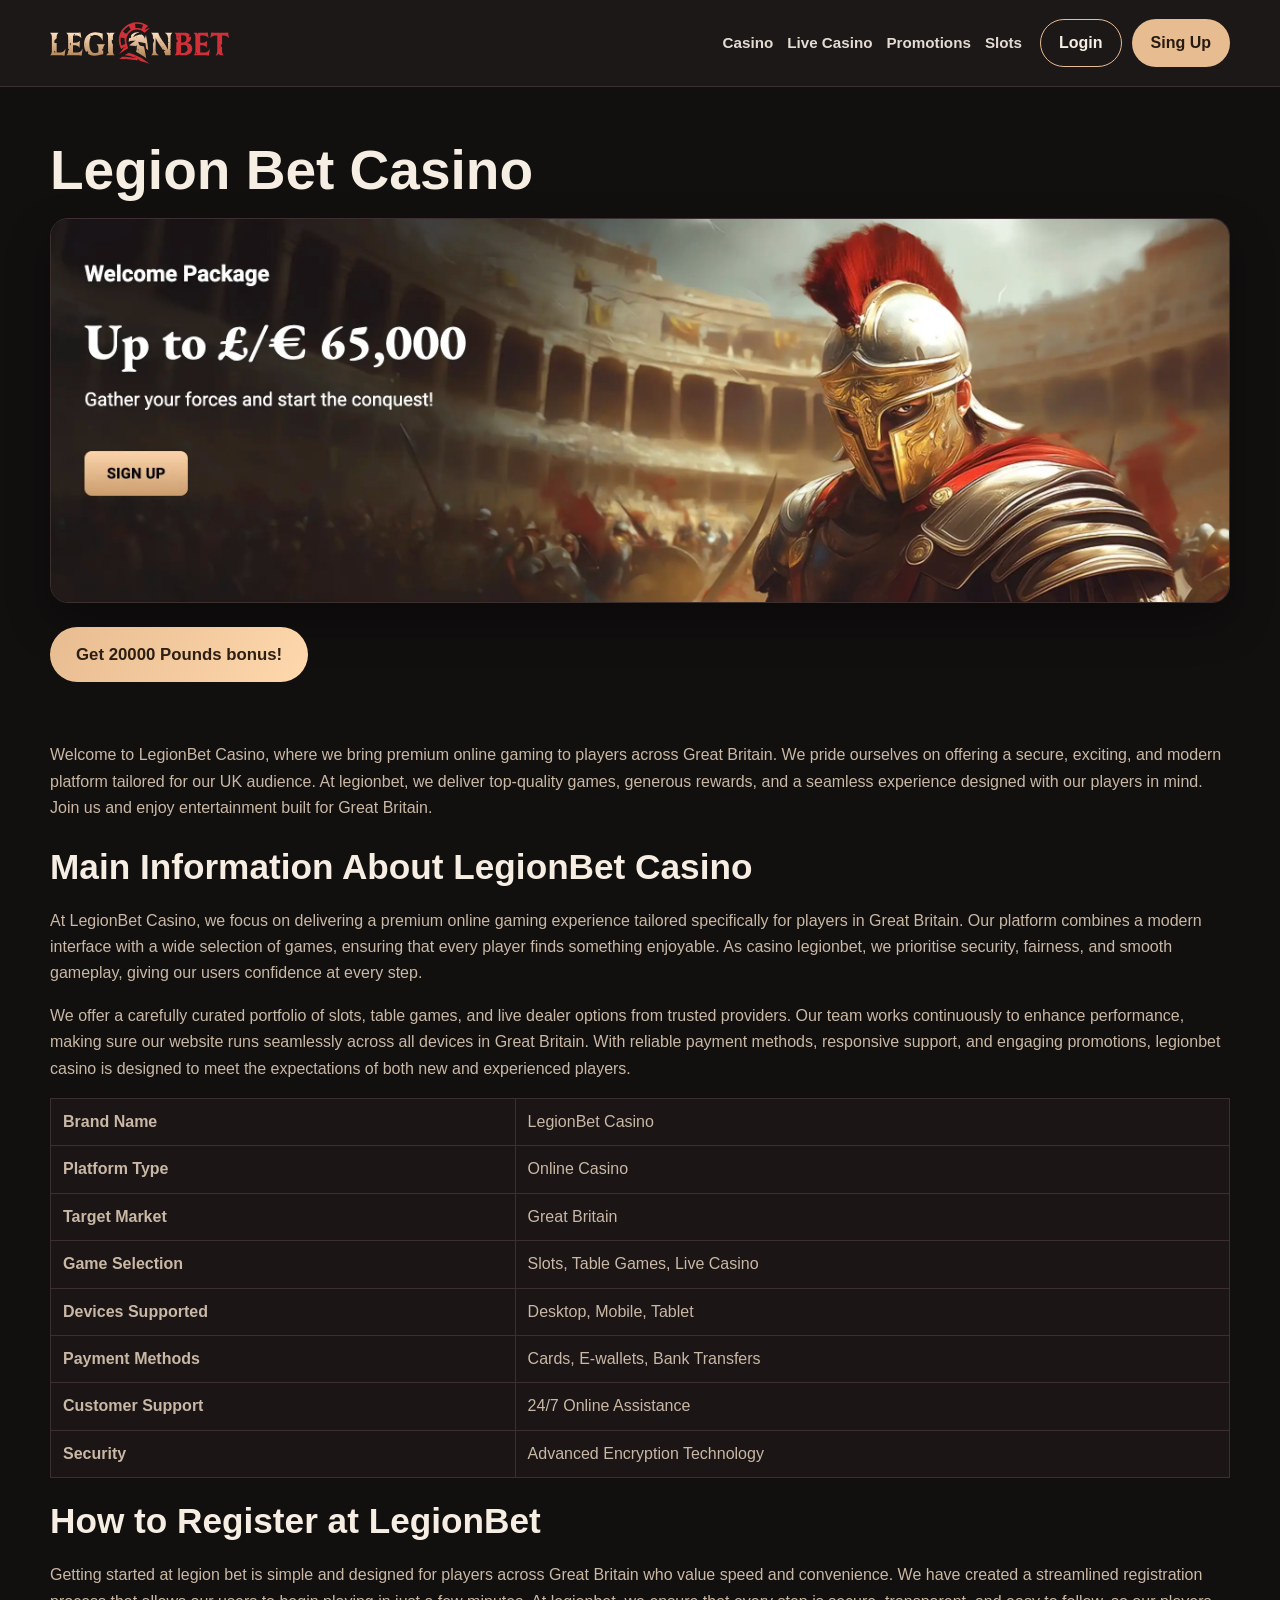
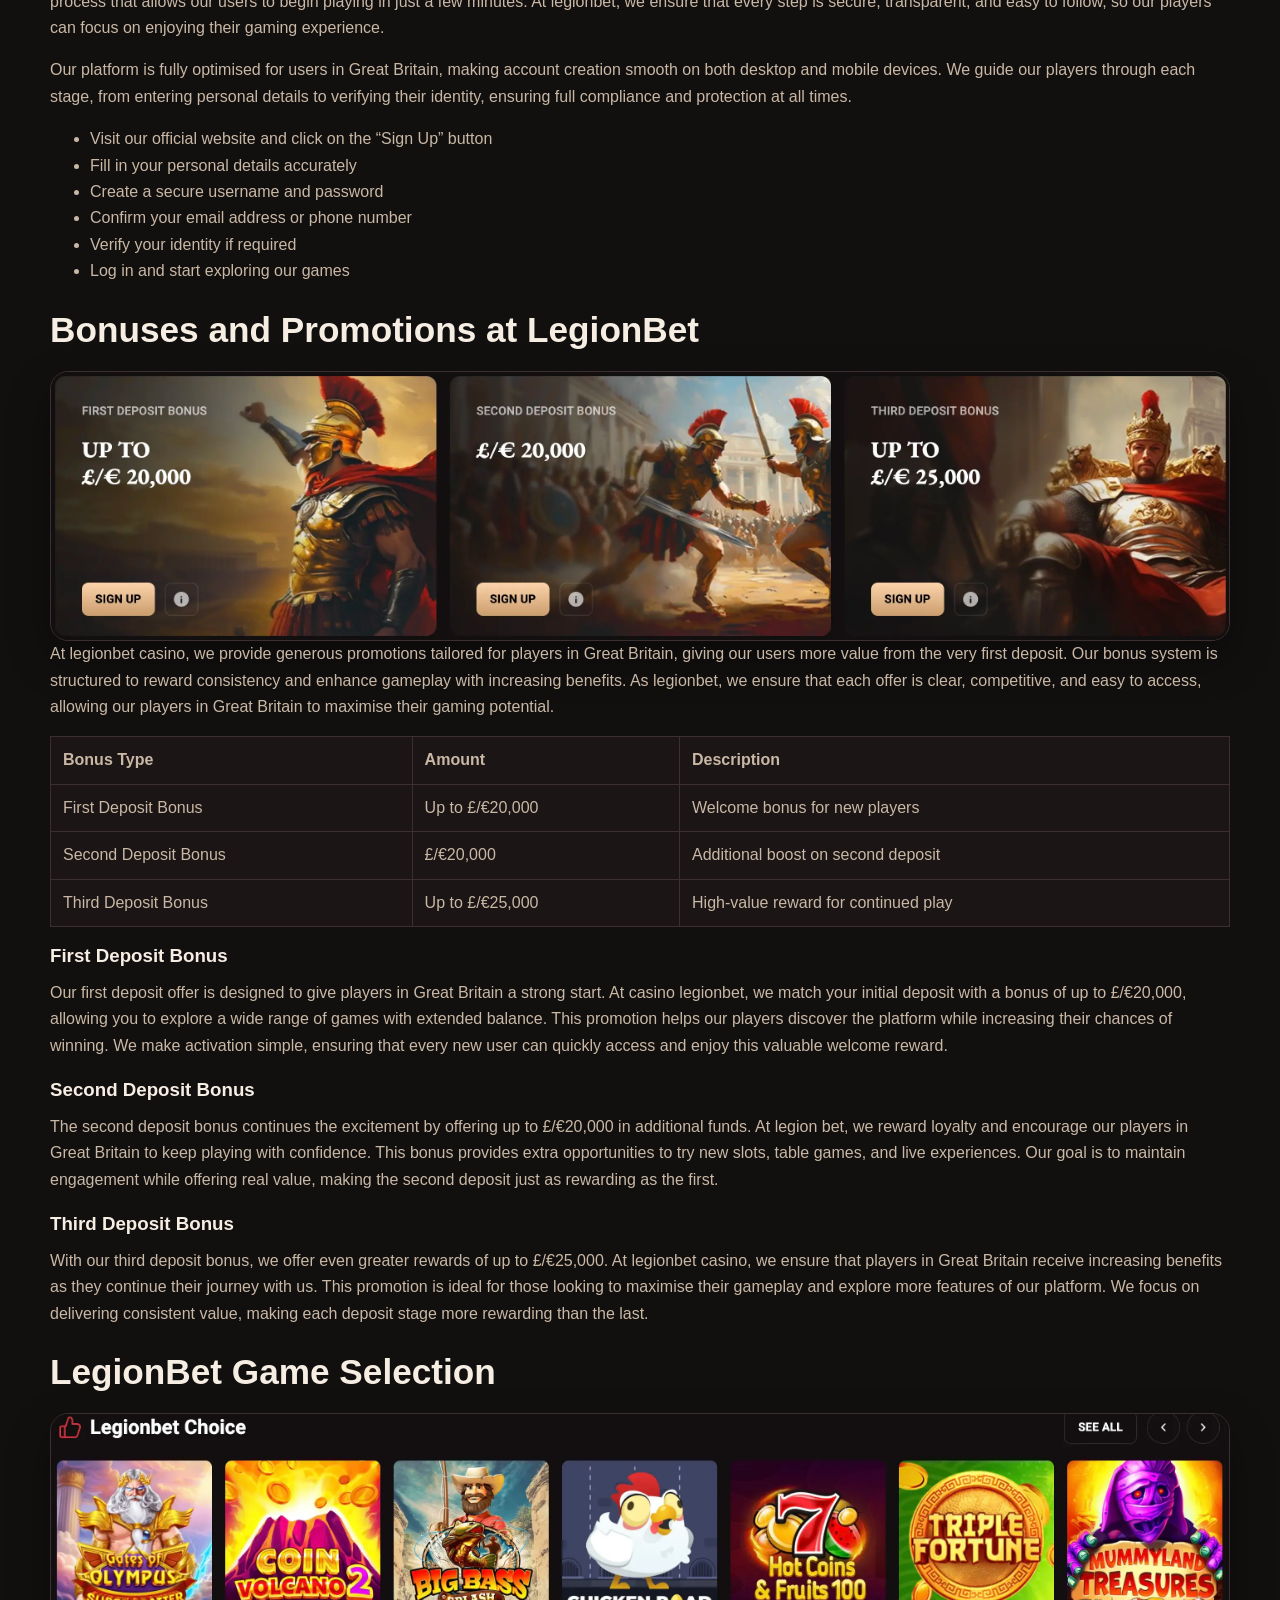
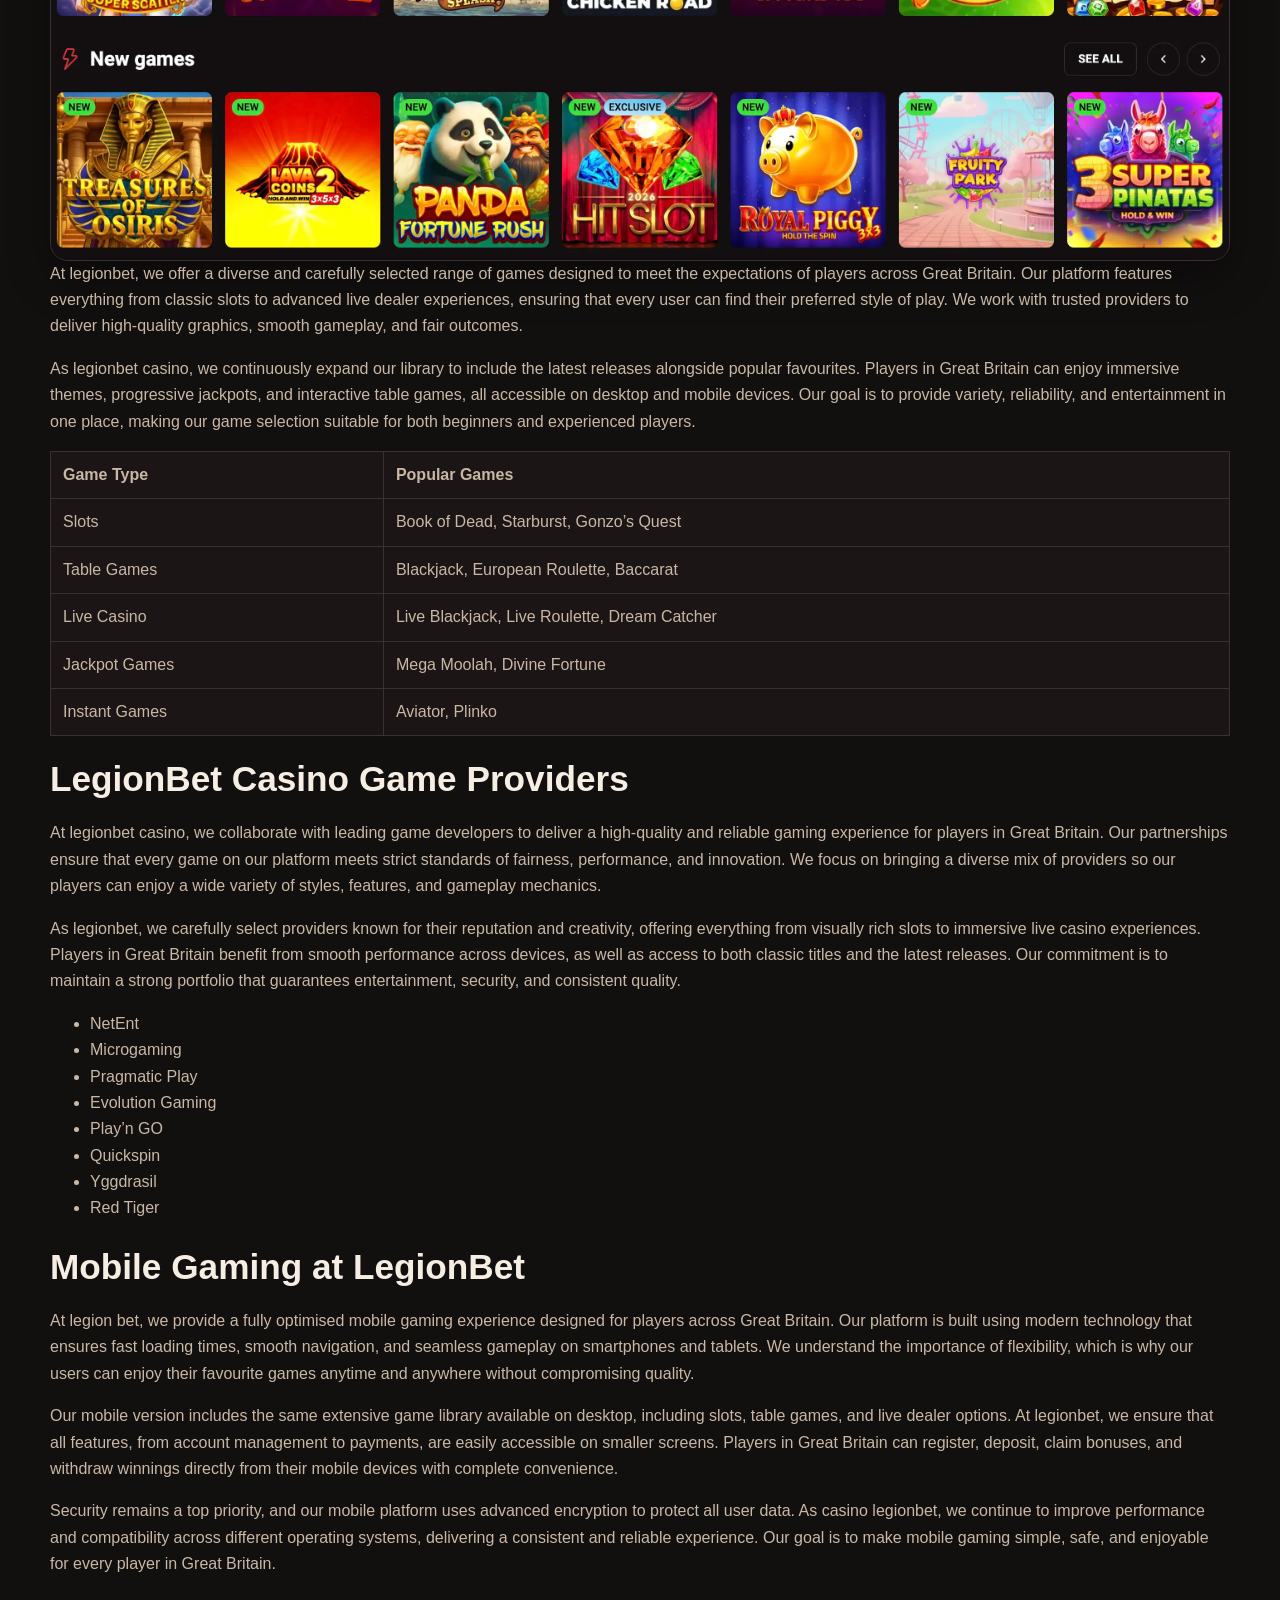
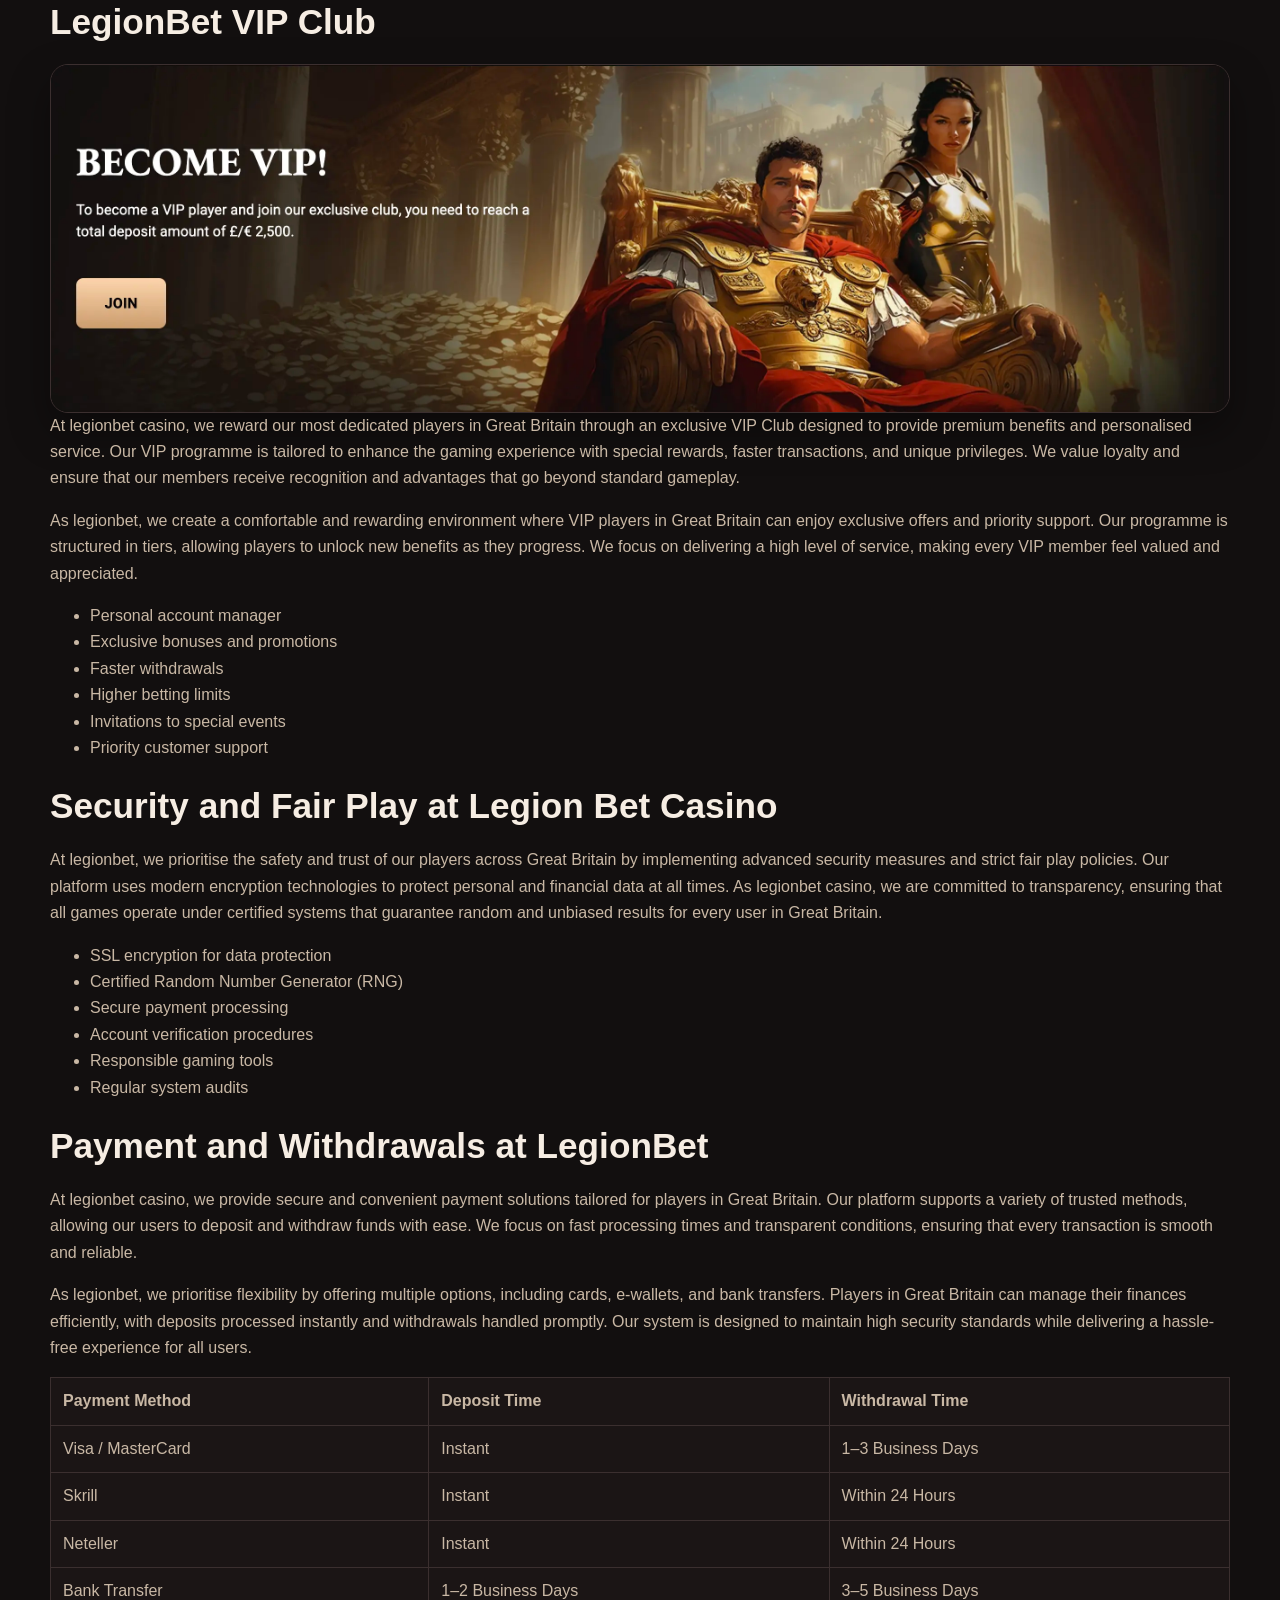
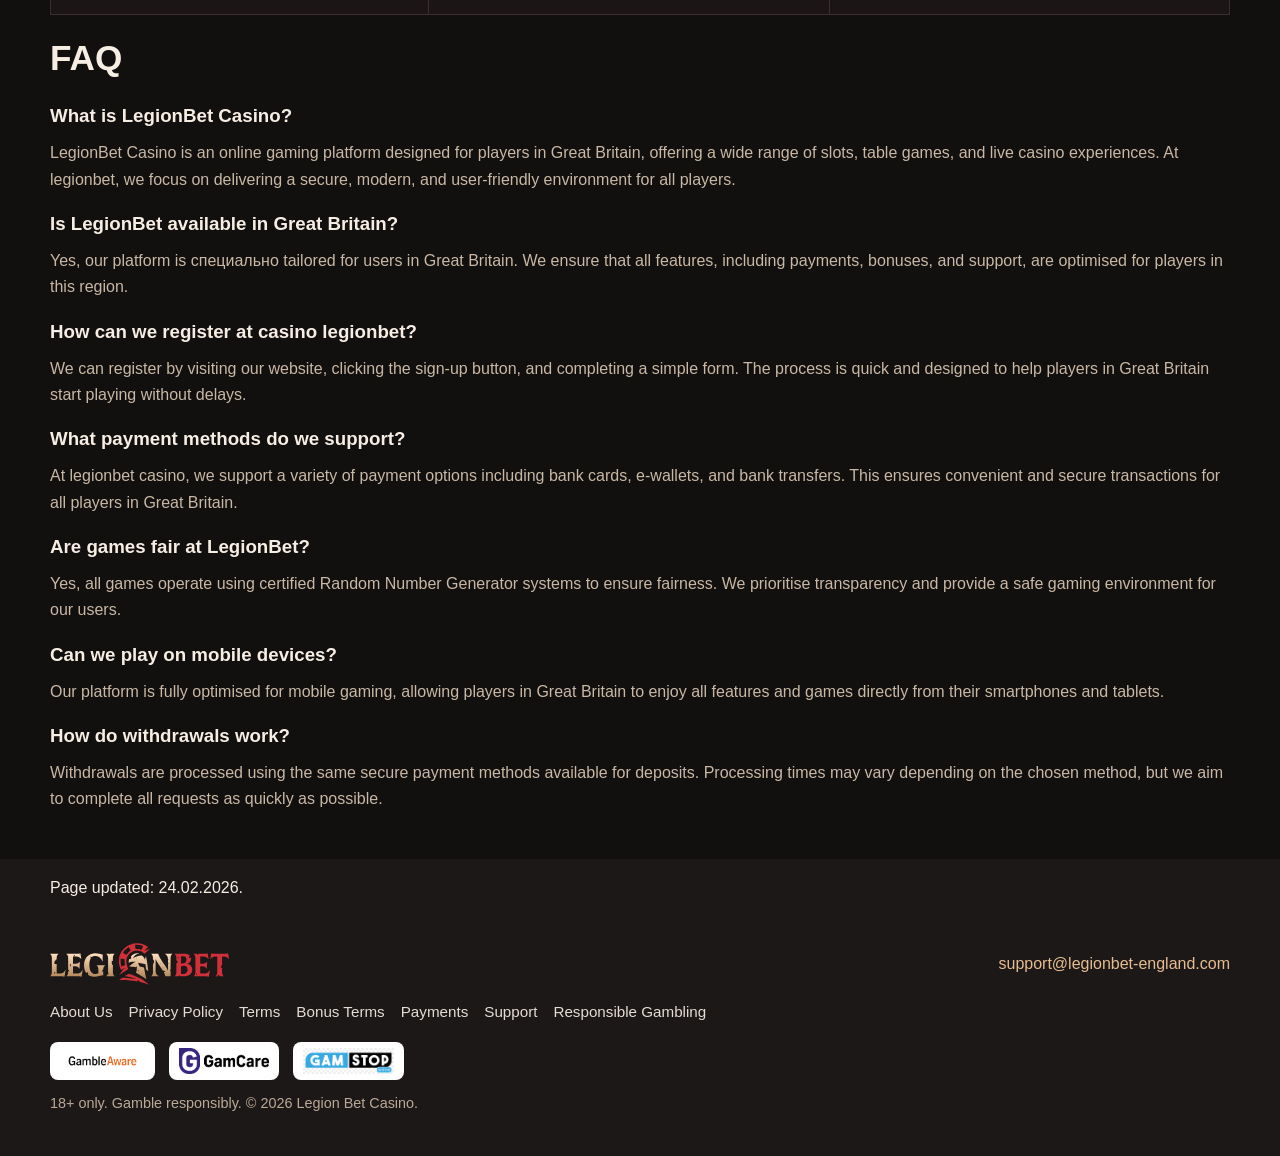
<file: index.html>
<!doctype html>
<html lang="en">
  <head>
    <meta charset="UTF-8" />
    <meta name="viewport" content="width=device-width, initial-scale=1.0" />
    <title>Legion Bet Casino | Bonus Up to £25,000</title>
    <meta
      name="description"
      content="Claim the LegionBet casino bonus and explore 1,000+ slots, live dealers, crypto payments, VIP rewards, and fast withdrawals. Secure, fair, and built for UK players."
    />
    <link rel="canonical" href="/en/" />
    <link rel="alternate" hreflang="en" href="/" />
    <link rel="alternate" hreflang="en-GB" href="/en/" />
    <link rel="icon" type="image/jpeg" href="favicon (7).jpg" />
    <link rel="stylesheet" href="styles.css" />
  </head>
  <body>
    <header class="site-header">
      <div class="header-inner">
        <a class="brand" href="index.html" aria-label="Legion Bet Home">
          <img src="legionbet.svg" alt="Legion Bet Casino" />
        </a>
        <div class="nav-row">
          <nav class="top-nav" aria-label="Primary">
            <a href="#casino">Casino</a>
            <a href="#live-casino">Live Casino</a>
            <a href="#promotions">Promotions</a>
            <a href="#slots">Slots</a>
          </nav>
          <div class="auth-buttons">
            <a class="btn btn-login" href="#">Login</a>
            <a class="btn btn-sign" href="/go/">Sing Up</a>
          </div>
        </div>
      </div>
    </header>

    <main>
      <section class="hero">
        <div class="container">
          <h1>Legion Bet Casino</h1>
          <figure class="hero-banner">
            <img src="legion bet.webp" alt="Legion Bet Casino banner" />
          </figure>
          <div class="hero-cta">
            <a class="btn pulse-btn" href="/go/">Get 20000 Pounds bonus!</a>
          </div>
        </div>
      </section>

      <section class="section">
        <div class="container content-wrap">
<p>Welcome to LegionBet Casino, where we bring premium online gaming to players across Great Britain. We pride ourselves on offering a secure, exciting, and modern platform tailored for our UK audience. At legionbet, we deliver top-quality games, generous rewards, and a seamless experience designed with our players in mind. Join us and enjoy entertainment built for Great Britain.</p>
<h2 id="casino">Main Information About LegionBet Casino</h2>
<p>At LegionBet Casino, we focus on delivering a premium online gaming experience tailored specifically for players in Great Britain. Our platform combines a modern interface with a wide selection of games, ensuring that every player finds something enjoyable. As casino legionbet, we prioritise security, fairness, and smooth gameplay, giving our users confidence at every step.</p>
<p>We offer a carefully curated portfolio of slots, table games, and live dealer options from trusted providers. Our team works continuously to enhance performance, making sure our website runs seamlessly across all devices in Great Britain. With reliable payment methods, responsive support, and engaging promotions, legionbet casino is designed to meet the expectations of both new and experienced players.</p>


<table>
  <tr>
    <th>Brand Name</th>
    <td>LegionBet Casino</td>
  </tr>
  <tr>
    <th>Platform Type</th>
    <td>Online Casino</td>
  </tr>
  <tr>
    <th>Target Market</th>
    <td>Great Britain</td>
  </tr>
  <tr>
    <th>Game Selection</th>
    <td>Slots, Table Games, Live Casino</td>
  </tr>
  <tr>
    <th>Devices Supported</th>
    <td>Desktop, Mobile, Tablet</td>
  </tr>
  <tr>
    <th>Payment Methods</th>
    <td>Cards, E-wallets, Bank Transfers</td>
  </tr>
  <tr>
    <th>Customer Support</th>
    <td>24/7 Online Assistance</td>
  </tr>
  <tr>
    <th>Security</th>
    <td>Advanced Encryption Technology</td>
  </tr>
</table>


<h2>How to Register at LegionBet</h2>
<p>Getting started at legion bet is simple and designed for players across Great Britain who value speed and convenience. We have created a streamlined registration process that allows our users to begin playing in just a few minutes. At legionbet, we ensure that every step is secure, transparent, and easy to follow, so our players can focus on enjoying their gaming experience.</p>
<p>Our platform is fully optimised for users in Great Britain, making account creation smooth on both desktop and mobile devices. We guide our players through each stage, from entering personal details to verifying their identity, ensuring full compliance and protection at all times.</p>


<ul>
  <li>Visit our official website and click on the “Sign Up” button</li>
  <li>Fill in your personal details accurately</li>
  <li>Create a secure username and password</li>
  <li>Confirm your email address or phone number</li>
  <li>Verify your identity if required</li>
  <li>Log in and start exploring our games</li>
</ul>
<h2 id="promotions">Bonuses and Promotions at LegionBet</h2>
<figure class="hero-banner"><img src="legion bet welcome bonus.webp" alt="LegionBet welcome bonus" /></figure>
<p>At legionbet casino, we provide generous promotions tailored for players in Great Britain, giving our users more value from the very first deposit. Our bonus system is structured to reward consistency and enhance gameplay with increasing benefits. As legionbet, we ensure that each offer is clear, competitive, and easy to access, allowing our players in Great Britain to maximise their gaming potential.</p>


<table>
  <tr>
    <th>Bonus Type</th>
    <th>Amount</th>
    <th>Description</th>
  </tr>
  <tr>
    <td>First Deposit Bonus</td>
    <td>Up to £/€20,000</td>
    <td>Welcome bonus for new players</td>
  </tr>
  <tr>
    <td>Second Deposit Bonus</td>
    <td>£/€20,000</td>
    <td>Additional boost on second deposit</td>
  </tr>
  <tr>
    <td>Third Deposit Bonus</td>
    <td>Up to £/€25,000</td>
    <td>High-value reward for continued play</td>
  </tr>
</table>


<h3>First Deposit Bonus</h3>
<p>Our first deposit offer is designed to give players in Great Britain a strong start. At casino legionbet, we match your initial deposit with a bonus of up to £/€20,000, allowing you to explore a wide range of games with extended balance. This promotion helps our players discover the platform while increasing their chances of winning. We make activation simple, ensuring that every new user can quickly access and enjoy this valuable welcome reward.</p>


<h3>Second Deposit Bonus</h3>
<p>The second deposit bonus continues the excitement by offering up to £/€20,000 in additional funds. At legion bet, we reward loyalty and encourage our players in Great Britain to keep playing with confidence. This bonus provides extra opportunities to try new slots, table games, and live experiences. Our goal is to maintain engagement while offering real value, making the second deposit just as rewarding as the first.</p>


<h3>Third Deposit Bonus</h3>
<p>With our third deposit bonus, we offer even greater rewards of up to £/€25,000. At legionbet casino, we ensure that players in Great Britain receive increasing benefits as they continue their journey with us. This promotion is ideal for those looking to maximise their gameplay and explore more features of our platform. We focus on delivering consistent value, making each deposit stage more rewarding than the last.</p>
<h2 id="slots">LegionBet Game Selection</h2>
<figure class="hero-banner"><img src="legion bet game selection.webp" alt="LegionBet game selection" /></figure>
<p>At legionbet, we offer a diverse and carefully selected range of games designed to meet the expectations of players across Great Britain. Our platform features everything from classic slots to advanced live dealer experiences, ensuring that every user can find their preferred style of play. We work with trusted providers to deliver high-quality graphics, smooth gameplay, and fair outcomes.</p>
<p>As legionbet casino, we continuously expand our library to include the latest releases alongside popular favourites. Players in Great Britain can enjoy immersive themes, progressive jackpots, and interactive table games, all accessible on desktop and mobile devices. Our goal is to provide variety, reliability, and entertainment in one place, making our game selection suitable for both beginners and experienced players.</p>


<table>
  <tr>
    <th>Game Type</th>
    <th>Popular Games</th>
  </tr>
  <tr>
    <td>Slots</td>
    <td>Book of Dead, Starburst, Gonzo’s Quest</td>
  </tr>
  <tr>
    <td>Table Games</td>
    <td>Blackjack, European Roulette, Baccarat</td>
  </tr>
  <tr>
    <td>Live Casino</td>
    <td>Live Blackjack, Live Roulette, Dream Catcher</td>
  </tr>
  <tr>
    <td>Jackpot Games</td>
    <td>Mega Moolah, Divine Fortune</td>
  </tr>
  <tr>
    <td>Instant Games</td>
    <td>Aviator, Plinko</td>
  </tr>
</table>
<h2 id="live-casino">LegionBet Casino Game Providers</h2>
<p>At legionbet casino, we collaborate with leading game developers to deliver a high-quality and reliable gaming experience for players in Great Britain. Our partnerships ensure that every game on our platform meets strict standards of fairness, performance, and innovation. We focus on bringing a diverse mix of providers so our players can enjoy a wide variety of styles, features, and gameplay mechanics.</p>
<p>As legionbet, we carefully select providers known for their reputation and creativity, offering everything from visually rich slots to immersive live casino experiences. Players in Great Britain benefit from smooth performance across devices, as well as access to both classic titles and the latest releases. Our commitment is to maintain a strong portfolio that guarantees entertainment, security, and consistent quality.</p>


<ul>
  <li>NetEnt</li>
  <li>Microgaming</li>
  <li>Pragmatic Play</li>
  <li>Evolution Gaming</li>
  <li>Play’n GO</li>
  <li>Quickspin</li>
  <li>Yggdrasil</li>
  <li>Red Tiger</li>
</ul>
<h2>Mobile Gaming at LegionBet</h2>
<p>At legion bet, we provide a fully optimised mobile gaming experience designed for players across Great Britain. Our platform is built using modern technology that ensures fast loading times, smooth navigation, and seamless gameplay on smartphones and tablets. We understand the importance of flexibility, which is why our users can enjoy their favourite games anytime and anywhere without compromising quality.</p>
<p>Our mobile version includes the same extensive game library available on desktop, including slots, table games, and live dealer options. At legionbet, we ensure that all features, from account management to payments, are easily accessible on smaller screens. Players in Great Britain can register, deposit, claim bonuses, and withdraw winnings directly from their mobile devices with complete convenience.</p>
<p>Security remains a top priority, and our mobile platform uses advanced encryption to protect all user data. As casino legionbet, we continue to improve performance and compatibility across different operating systems, delivering a consistent and reliable experience. Our goal is to make mobile gaming simple, safe, and enjoyable for every player in Great Britain.</p>
<h2>LegionBet VIP Club</h2>
<figure class="hero-banner"><img src="legion bet vip club.webp" alt="LegionBet VIP Club" /></figure>
<p>At legionbet casino, we reward our most dedicated players in Great Britain through an exclusive VIP Club designed to provide premium benefits and personalised service. Our VIP programme is tailored to enhance the gaming experience with special rewards, faster transactions, and unique privileges. We value loyalty and ensure that our members receive recognition and advantages that go beyond standard gameplay.</p>
<p>As legionbet, we create a comfortable and rewarding environment where VIP players in Great Britain can enjoy exclusive offers and priority support. Our programme is structured in tiers, allowing players to unlock new benefits as they progress. We focus on delivering a high level of service, making every VIP member feel valued and appreciated.</p>


<ul>
  <li>Personal account manager</li>
  <li>Exclusive bonuses and promotions</li>
  <li>Faster withdrawals</li>
  <li>Higher betting limits</li>
  <li>Invitations to special events</li>
  <li>Priority customer support</li>
</ul>


<h2>Security and Fair Play at Legion Bet Casino</h2>
<p>At legionbet, we prioritise the safety and trust of our players across Great Britain by implementing advanced security measures and strict fair play policies. Our platform uses modern encryption technologies to protect personal and financial data at all times. As legionbet casino, we are committed to transparency, ensuring that all games operate under certified systems that guarantee random and unbiased results for every user in Great Britain.</p>


<ul>
  <li>SSL encryption for data protection</li>
  <li>Certified Random Number Generator (RNG)</li>
  <li>Secure payment processing</li>
  <li>Account verification procedures</li>
  <li>Responsible gaming tools</li>
  <li>Regular system audits</li>
</ul>
<h2>Payment and Withdrawals at LegionBet</h2>
<p>At legionbet casino, we provide secure and convenient payment solutions tailored for players in Great Britain. Our platform supports a variety of trusted methods, allowing our users to deposit and withdraw funds with ease. We focus on fast processing times and transparent conditions, ensuring that every transaction is smooth and reliable.</p>
<p>As legionbet, we prioritise flexibility by offering multiple options, including cards, e-wallets, and bank transfers. Players in Great Britain can manage their finances efficiently, with deposits processed instantly and withdrawals handled promptly. Our system is designed to maintain high security standards while delivering a hassle-free experience for all users.</p>


<table>
  <tr>
    <th>Payment Method</th>
    <th>Deposit Time</th>
    <th>Withdrawal Time</th>
  </tr>
  <tr>
    <td>Visa / MasterCard</td>
    <td>Instant</td>
    <td>1–3 Business Days</td>
  </tr>
  <tr>
    <td>Skrill</td>
    <td>Instant</td>
    <td>Within 24 Hours</td>
  </tr>
  <tr>
    <td>Neteller</td>
    <td>Instant</td>
    <td>Within 24 Hours</td>
  </tr>
  <tr>
    <td>Bank Transfer</td>
    <td>1–2 Business Days</td>
    <td>3–5 Business Days</td>
  </tr>
</table>
<h2>FAQ</h2>


<h3>What is LegionBet Casino?</h3>
<p>LegionBet Casino is an online gaming platform designed for players in Great Britain, offering a wide range of slots, table games, and live casino experiences. At legionbet, we focus on delivering a secure, modern, and user-friendly environment for all players.</p>


<h3>Is LegionBet available in Great Britain?</h3>
<p>Yes, our platform is специально tailored for users in Great Britain. We ensure that all features, including payments, bonuses, and support, are optimised for players in this region.</p>


<h3>How can we register at casino legionbet?</h3>
<p>We can register by visiting our website, clicking the sign-up button, and completing a simple form. The process is quick and designed to help players in Great Britain start playing without delays.</p>


<h3>What payment methods do we support?</h3>
<p>At legionbet casino, we support a variety of payment options including bank cards, e-wallets, and bank transfers. This ensures convenient and secure transactions for all players in Great Britain.</p>


<h3>Are games fair at LegionBet?</h3>
<p>Yes, all games operate using certified Random Number Generator systems to ensure fairness. We prioritise transparency and provide a safe gaming environment for our users.</p>


<h3>Can we play on mobile devices?</h3>
<p>Our platform is fully optimised for mobile gaming, allowing players in Great Britain to enjoy all features and games directly from their smartphones and tablets.</p>


<h3>How do withdrawals work?</h3>
<p>Withdrawals are processed using the same secure payment methods available for deposits. Processing times may vary depending on the chosen method, but we aim to complete all requests as quickly as possible.</p>


        </div>
      </section>
    </main>

        <div class="page-updated-wrap">
      <div class="container">
        <p class="page-updated">Page updated: 24.02.2026.</p>
      </div>
    </div>

<footer class="site-footer">
      <div class="footer-inner">
        <div class="footer-top">
          <a class="brand" href="index.html" aria-label="Legion Bet Home">
            <img src="legionbet.svg" alt="Legion Bet Casino" />
          </a>
          <a href="mailto:support@legionbet-england.com">support@legionbet-england.com</a>
        </div>

        <nav class="footer-links" aria-label="Footer">
          <a href="about-us/">About Us</a>
          <a href="privacy-policy/">Privacy Policy</a>
          <a href="terms/">Terms</a>
          <a href="bonus-terms/">Bonus Terms</a>
          <a href="payments/">Payments</a>
          <a href="support/">Support</a>
          <a href="responsible-gambling/">Responsible Gambling</a>
        </nav>

        <div class="badge-grid" aria-label="Trust badges">
          <img src="trust bages/gambleaware.png" alt="BeGambleAware" />
          <img src="trust bages/gamcare.png" alt="GamCare" />
          <img src="trust bages/gam stop.png" alt="GamStop" />
        </div>

        <p class="footer-note">18+ only. Gamble responsibly. © <span id="year"></span> Legion Bet Casino.</p>
      </div>
    </footer>

    <script src="script.js"></script>
  </body>
</html>
</file>
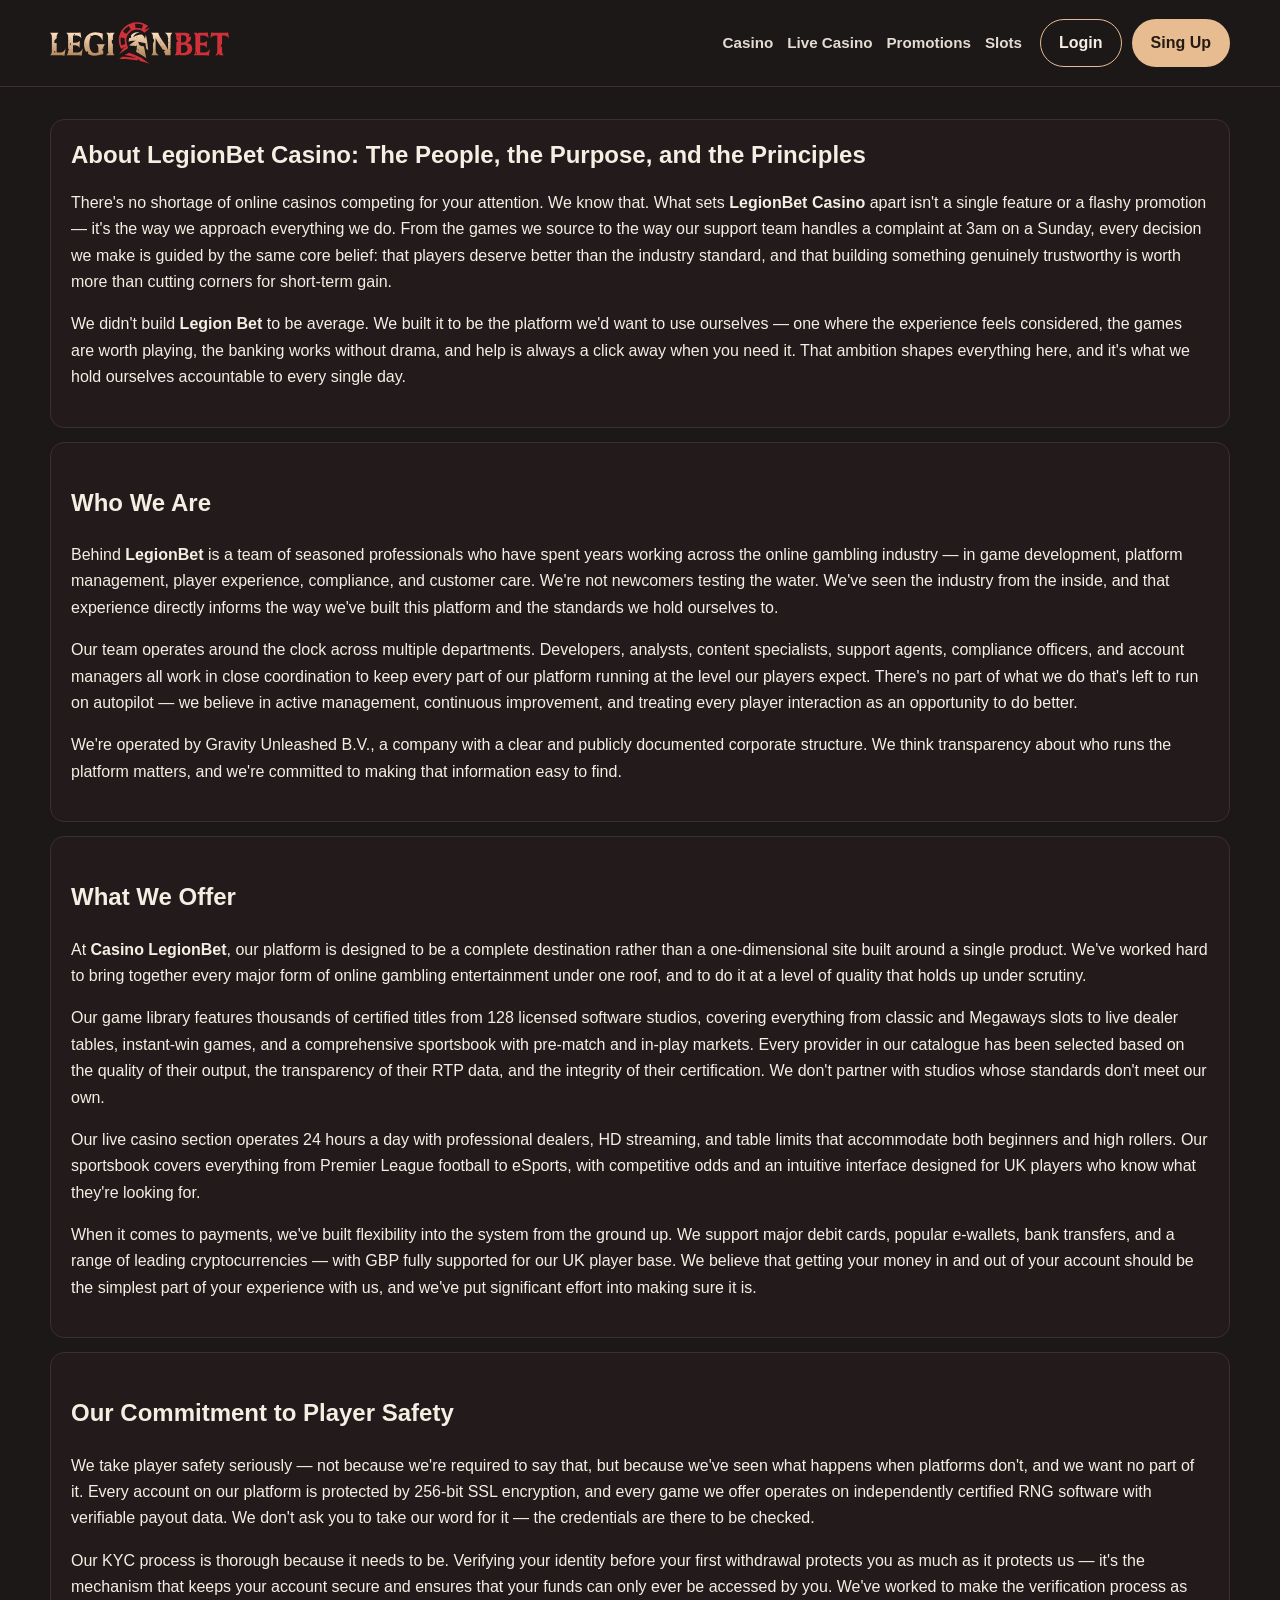
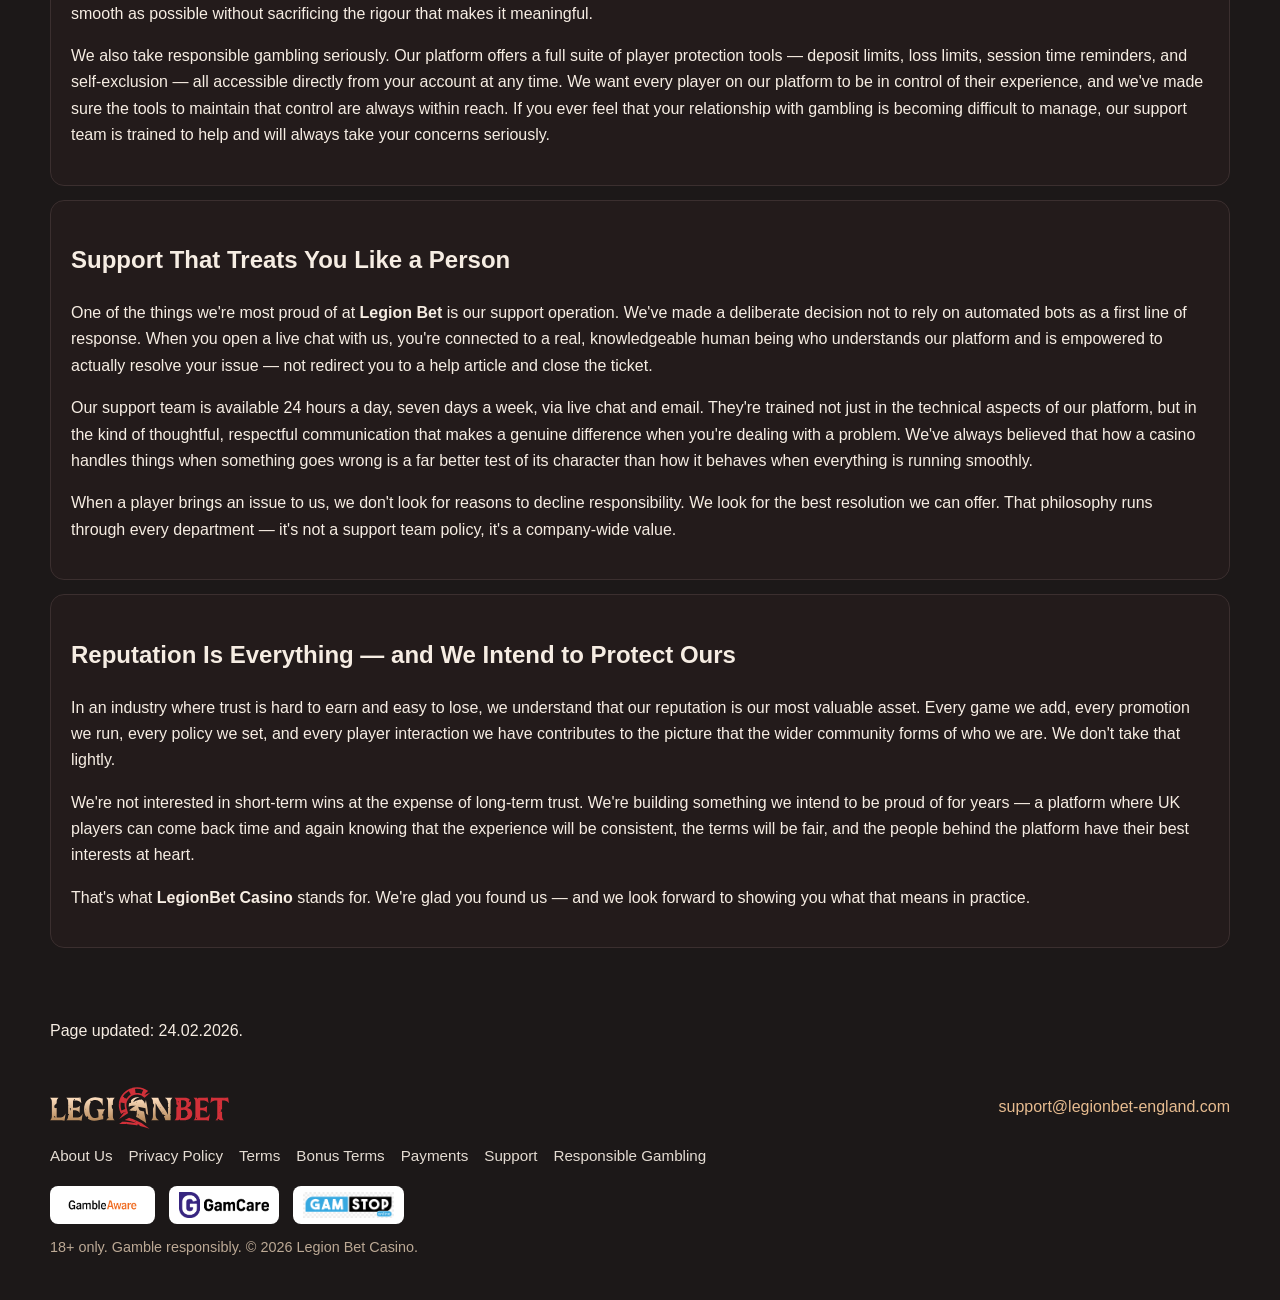
<file: about-us/index.html>
<!doctype html>
<html lang="en-GB">
  <head>
    <meta charset="UTF-8" />
    <meta name="viewport" content="width=device-width, initial-scale=1.0" />
    <title>About Us | LegionBet Casino – Who We Are and What We Stand For</title>
    <meta name="description" content="Learn about the team and values behind LegionBet Casino. We're committed to delivering a safe, fair, and world-class gaming experience for UK players. Discover our story." />
    <link rel="icon" type="image/jpeg" href="../favicon (7).jpg" />
    <link rel="stylesheet" href="../styles.css" />
  </head>
  <body>
    <header class="site-header">
      <div class="header-inner">
        <a class="brand" href="../index.html" aria-label="Legion Bet Home">
          <img src="../legionbet.svg" alt="Legion Bet Casino" />
        </a>
        <div class="nav-row">
          <nav class="top-nav" aria-label="Primary">
            <a href="../index.html#casino">Casino</a>
            <a href="../index.html#live-casino">Live Casino</a>
            <a href="../index.html#promotions">Promotions</a>
            <a href="../index.html#slots">Slots</a>
          </nav>
          <div class="auth-buttons">
            <a class="btn btn-login" href="#">Login</a>
            <a class="btn btn-sign" href="/go/">Sing Up</a>
          </div>
        </div>
      </div>
    </header>

    <div class="page-main">
      <div class="container">
<main class="about-us">

  <section class="about-intro">
    <h1>About LegionBet Casino: The People, the Purpose, and the Principles</h1>
    <p>
      There's no shortage of online casinos competing for your attention. We know that. What sets <strong>LegionBet Casino</strong> apart isn't a single feature or a flashy promotion — it's the way we approach everything we do. From the games we source to the way our support team handles a complaint at 3am on a Sunday, every decision we make is guided by the same core belief: that players deserve better than the industry standard, and that building something genuinely trustworthy is worth more than cutting corners for short-term gain.
    </p>
    <p>
      We didn't build <strong>Legion Bet</strong> to be average. We built it to be the platform we'd want to use ourselves — one where the experience feels considered, the games are worth playing, the banking works without drama, and help is always a click away when you need it. That ambition shapes everything here, and it's what we hold ourselves accountable to every single day.
    </p>
  </section>

  <section class="about-who-we-are">
    <h2>Who We Are</h2>
    <p>
      Behind <strong>LegionBet</strong> is a team of seasoned professionals who have spent years working across the online gambling industry — in game development, platform management, player experience, compliance, and customer care. We're not newcomers testing the water. We've seen the industry from the inside, and that experience directly informs the way we've built this platform and the standards we hold ourselves to.
    </p>
    <p>
      Our team operates around the clock across multiple departments. Developers, analysts, content specialists, support agents, compliance officers, and account managers all work in close coordination to keep every part of our platform running at the level our players expect. There's no part of what we do that's left to run on autopilot — we believe in active management, continuous improvement, and treating every player interaction as an opportunity to do better.
    </p>
    <p>
      We're operated by Gravity Unleashed B.V., a company with a clear and publicly documented corporate structure. We think transparency about who runs the platform matters, and we're committed to making that information easy to find.
    </p>
  </section>

  <section class="about-what-we-offer">
    <h2>What We Offer</h2>
    <p>
      At <strong>Casino LegionBet</strong>, our platform is designed to be a complete destination rather than a one-dimensional site built around a single product. We've worked hard to bring together every major form of online gambling entertainment under one roof, and to do it at a level of quality that holds up under scrutiny.
    </p>
    <p>
      Our game library features thousands of certified titles from 128 licensed software studios, covering everything from classic and Megaways slots to live dealer tables, instant-win games, and a comprehensive sportsbook with pre-match and in-play markets. Every provider in our catalogue has been selected based on the quality of their output, the transparency of their RTP data, and the integrity of their certification. We don't partner with studios whose standards don't meet our own.
    </p>
    <p>
      Our live casino section operates 24 hours a day with professional dealers, HD streaming, and table limits that accommodate both beginners and high rollers. Our sportsbook covers everything from Premier League football to eSports, with competitive odds and an intuitive interface designed for UK players who know what they're looking for.
    </p>
    <p>
      When it comes to payments, we've built flexibility into the system from the ground up. We support major debit cards, popular e-wallets, bank transfers, and a range of leading cryptocurrencies — with GBP fully supported for our UK player base. We believe that getting your money in and out of your account should be the simplest part of your experience with us, and we've put significant effort into making sure it is.
    </p>
  </section>

  <section class="about-player-safety">
    <h2>Our Commitment to Player Safety</h2>
    <p>
      We take player safety seriously — not because we're required to say that, but because we've seen what happens when platforms don't, and we want no part of it. Every account on our platform is protected by 256-bit SSL encryption, and every game we offer operates on independently certified RNG software with verifiable payout data. We don't ask you to take our word for it — the credentials are there to be checked.
    </p>
    <p>
      Our KYC process is thorough because it needs to be. Verifying your identity before your first withdrawal protects you as much as it protects us — it's the mechanism that keeps your account secure and ensures that your funds can only ever be accessed by you. We've worked to make the verification process as smooth as possible without sacrificing the rigour that makes it meaningful.
    </p>
    <p>
      We also take responsible gambling seriously. Our platform offers a full suite of player protection tools — deposit limits, loss limits, session time reminders, and self-exclusion — all accessible directly from your account at any time. We want every player on our platform to be in control of their experience, and we've made sure the tools to maintain that control are always within reach. If you ever feel that your relationship with gambling is becoming difficult to manage, our support team is trained to help and will always take your concerns seriously.
    </p>
  </section>

  <section class="about-support">
    <h2>Support That Treats You Like a Person</h2>
    <p>
      One of the things we're most proud of at <strong>Legion Bet</strong> is our support operation. We've made a deliberate decision not to rely on automated bots as a first line of response. When you open a live chat with us, you're connected to a real, knowledgeable human being who understands our platform and is empowered to actually resolve your issue — not redirect you to a help article and close the ticket.
    </p>
    <p>
      Our support team is available 24 hours a day, seven days a week, via live chat and email. They're trained not just in the technical aspects of our platform, but in the kind of thoughtful, respectful communication that makes a genuine difference when you're dealing with a problem. We've always believed that how a casino handles things when something goes wrong is a far better test of its character than how it behaves when everything is running smoothly.
    </p>
    <p>
      When a player brings an issue to us, we don't look for reasons to decline responsibility. We look for the best resolution we can offer. That philosophy runs through every department — it's not a support team policy, it's a company-wide value.
    </p>
  </section>

  <section class="about-reputation">
    <h2>Reputation Is Everything — and We Intend to Protect Ours</h2>
    <p>
      In an industry where trust is hard to earn and easy to lose, we understand that our reputation is our most valuable asset. Every game we add, every promotion we run, every policy we set, and every player interaction we have contributes to the picture that the wider community forms of who we are. We don't take that lightly.
    </p>
    <p>
      We're not interested in short-term wins at the expense of long-term trust. We're building something we intend to be proud of for years — a platform where UK players can come back time and again knowing that the experience will be consistent, the terms will be fair, and the people behind the platform have their best interests at heart.
    </p>
    <p>
      That's what <strong>LegionBet Casino</strong> stands for. We're glad you found us — and we look forward to showing you what that means in practice.
    </p>
  </section>

</main>
      </div>
    </div>

        <div class="page-updated-wrap">
      <div class="container">
        <p class="page-updated">Page updated: 24.02.2026.</p>
      </div>
    </div>

<footer class="site-footer">
      <div class="footer-inner">
        <div class="footer-top">
          <a class="brand" href="../index.html" aria-label="Legion Bet Home">
            <img src="../legionbet.svg" alt="Legion Bet Casino" />
          </a>
          <a href="mailto:support@legionbet-england.com">support@legionbet-england.com</a>
        </div>

        <nav class="footer-links" aria-label="Footer">
          <a href="../about-us/">About Us</a>
          <a href="../privacy-policy/">Privacy Policy</a>
          <a href="../terms/">Terms</a>
          <a href="../bonus-terms/">Bonus Terms</a>
          <a href="../payments/">Payments</a>
          <a href="../support/">Support</a>
          <a href="../responsible-gambling/">Responsible Gambling</a>
        </nav>

        <div class="badge-grid" aria-label="Trust badges">
          <img src="../trust bages/gambleaware.png" alt="BeGambleAware" />
          <img src="../trust bages/gamcare.png" alt="GamCare" />
          <img src="../trust bages/gam stop.png" alt="GamStop" />
        </div>

        <p class="footer-note">18+ only. Gamble responsibly. © <span id="year"></span> Legion Bet Casino.</p>
      </div>
    </footer>

    <script src="../script.js"></script>
  </body>
</html>
</file>
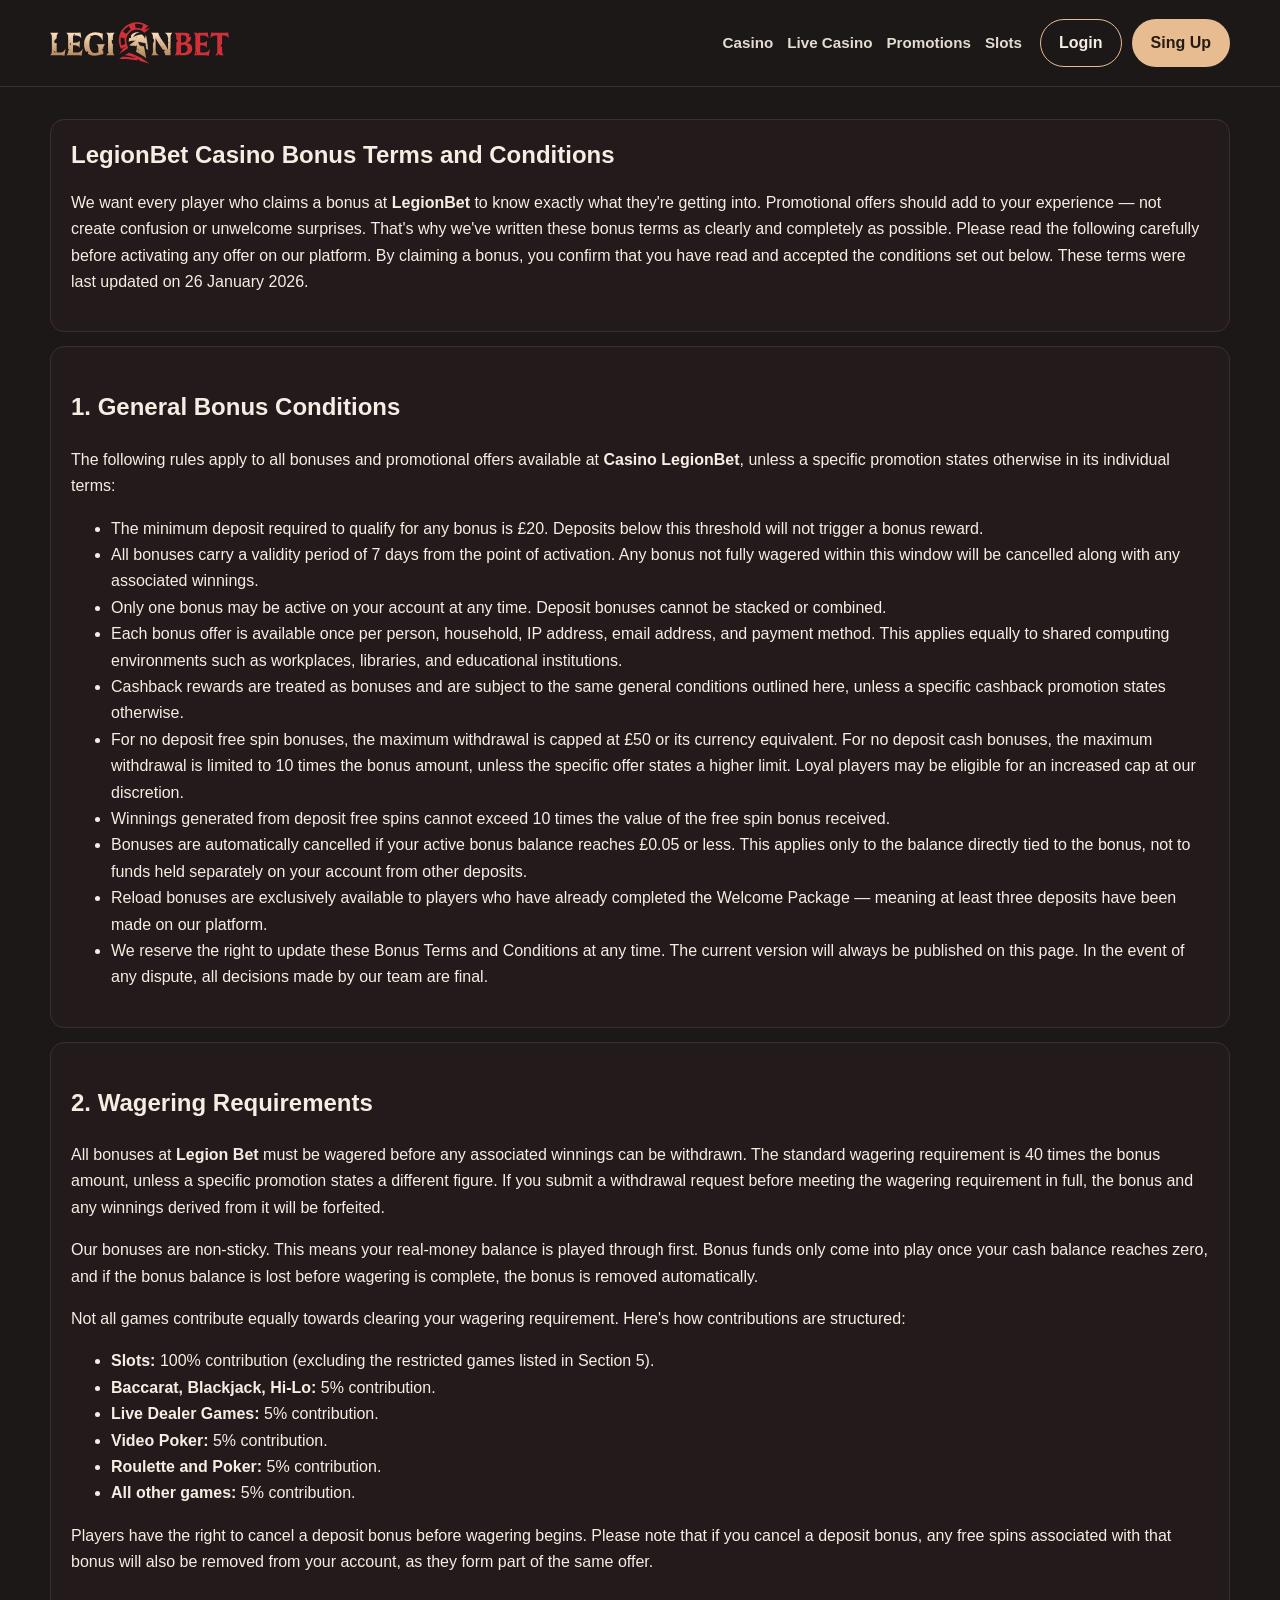
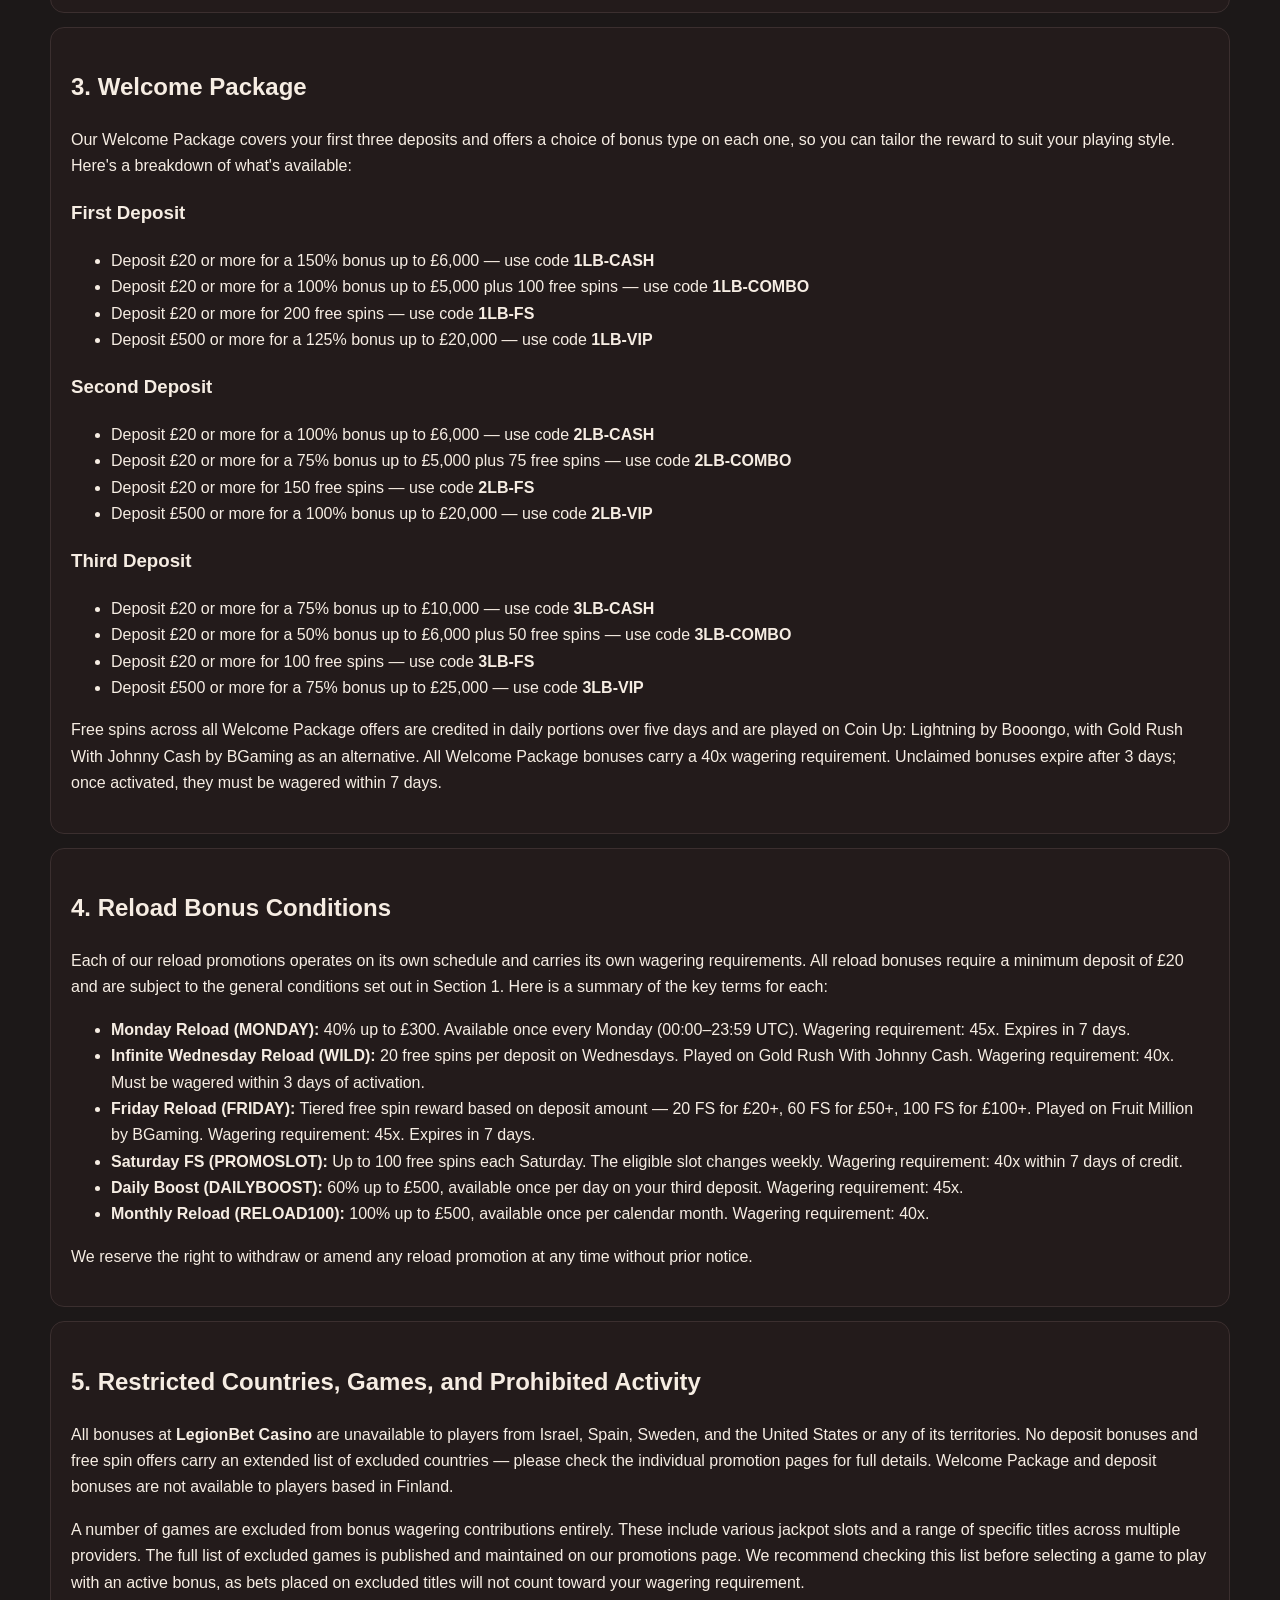
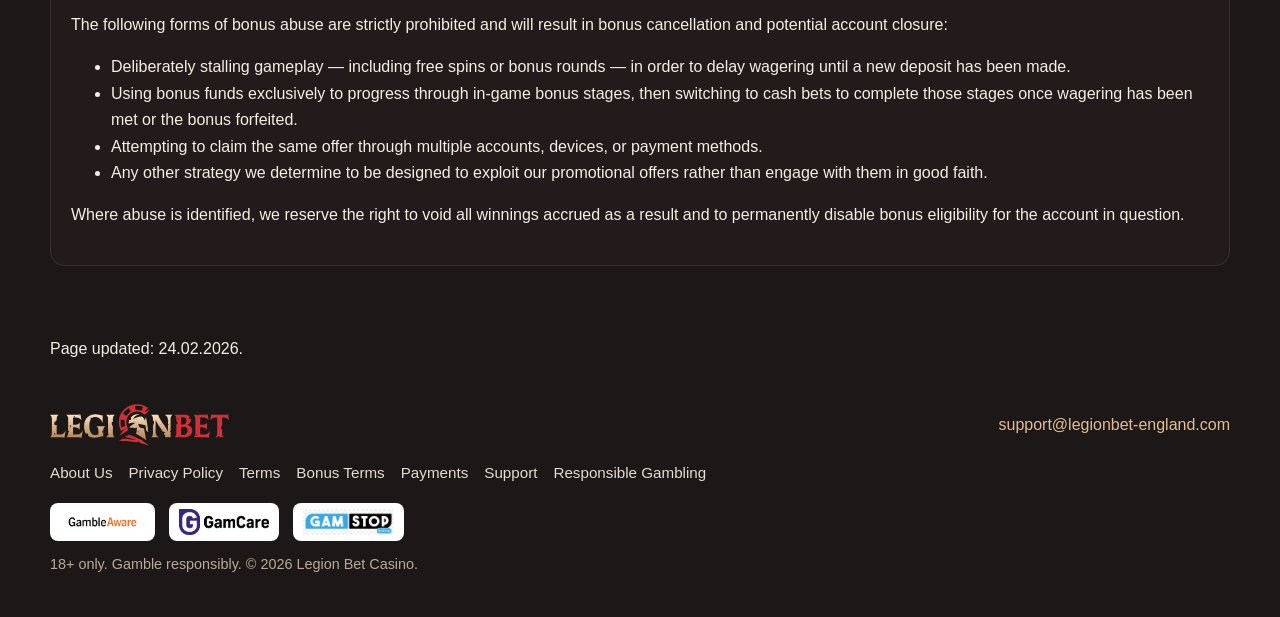
<file: bonus-terms/index.html>
<!doctype html>
<html lang="en-GB">
  <head>
    <meta charset="UTF-8" />
    <meta name="viewport" content="width=device-width, initial-scale=1.0" />
    <title>Bonus Terms and Conditions | LegionBet Casino – Everything You Need to Know</title>
    <meta name="description" content="Read the full bonus terms and conditions at LegionBet Casino. Understand wagering requirements, eligible games, welcome package rules, and reload bonus conditions before you play." />
    <link rel="icon" type="image/jpeg" href="../favicon (7).jpg" />
    <link rel="stylesheet" href="../styles.css" />
  </head>
  <body>
    <header class="site-header">
      <div class="header-inner">
        <a class="brand" href="../index.html" aria-label="Legion Bet Home">
          <img src="../legionbet.svg" alt="Legion Bet Casino" />
        </a>
        <div class="nav-row">
          <nav class="top-nav" aria-label="Primary">
            <a href="../index.html#casino">Casino</a>
            <a href="../index.html#live-casino">Live Casino</a>
            <a href="../index.html#promotions">Promotions</a>
            <a href="../index.html#slots">Slots</a>
          </nav>
          <div class="auth-buttons">
            <a class="btn btn-login" href="#">Login</a>
            <a class="btn btn-sign" href="/go/">Sing Up</a>
          </div>
        </div>
      </div>
    </header>

    <div class="page-main">
      <div class="container">
<main class="bonus-terms-page">

  <section class="bonus-terms-intro">
    <h1>LegionBet Casino Bonus Terms and Conditions</h1>
    <p>
      We want every player who claims a bonus at <strong>LegionBet</strong> to know exactly what they're getting into. Promotional offers should add to your experience — not create confusion or unwelcome surprises. That's why we've written these bonus terms as clearly and completely as possible. Please read the following carefully before activating any offer on our platform. By claiming a bonus, you confirm that you have read and accepted the conditions set out below. These terms were last updated on 26 January 2026.
    </p>
  </section>

  <section class="bonus-terms-general">
    <h2>1. General Bonus Conditions</h2>
    <p>
      The following rules apply to all bonuses and promotional offers available at <strong>Casino LegionBet</strong>, unless a specific promotion states otherwise in its individual terms:
    </p>
    <ul>
      <li>The minimum deposit required to qualify for any bonus is £20. Deposits below this threshold will not trigger a bonus reward.</li>
      <li>All bonuses carry a validity period of 7 days from the point of activation. Any bonus not fully wagered within this window will be cancelled along with any associated winnings.</li>
      <li>Only one bonus may be active on your account at any time. Deposit bonuses cannot be stacked or combined.</li>
      <li>Each bonus offer is available once per person, household, IP address, email address, and payment method. This applies equally to shared computing environments such as workplaces, libraries, and educational institutions.</li>
      <li>Cashback rewards are treated as bonuses and are subject to the same general conditions outlined here, unless a specific cashback promotion states otherwise.</li>
      <li>For no deposit free spin bonuses, the maximum withdrawal is capped at £50 or its currency equivalent. For no deposit cash bonuses, the maximum withdrawal is limited to 10 times the bonus amount, unless the specific offer states a higher limit. Loyal players may be eligible for an increased cap at our discretion.</li>
      <li>Winnings generated from deposit free spins cannot exceed 10 times the value of the free spin bonus received.</li>
      <li>Bonuses are automatically cancelled if your active bonus balance reaches £0.05 or less. This applies only to the balance directly tied to the bonus, not to funds held separately on your account from other deposits.</li>
      <li>Reload bonuses are exclusively available to players who have already completed the Welcome Package — meaning at least three deposits have been made on our platform.</li>
      <li>We reserve the right to update these Bonus Terms and Conditions at any time. The current version will always be published on this page. In the event of any dispute, all decisions made by our team are final.</li>
    </ul>
  </section>

  <section class="bonus-terms-wagering">
    <h2>2. Wagering Requirements</h2>
    <p>
      All bonuses at <strong>Legion Bet</strong> must be wagered before any associated winnings can be withdrawn. The standard wagering requirement is 40 times the bonus amount, unless a specific promotion states a different figure. If you submit a withdrawal request before meeting the wagering requirement in full, the bonus and any winnings derived from it will be forfeited.
    </p>
    <p>
      Our bonuses are non-sticky. This means your real-money balance is played through first. Bonus funds only come into play once your cash balance reaches zero, and if the bonus balance is lost before wagering is complete, the bonus is removed automatically.
    </p>
    <p>
      Not all games contribute equally towards clearing your wagering requirement. Here's how contributions are structured:
    </p>
    <ul>
      <li><strong>Slots:</strong> 100% contribution (excluding the restricted games listed in Section 5).</li>
      <li><strong>Baccarat, Blackjack, Hi-Lo:</strong> 5% contribution.</li>
      <li><strong>Live Dealer Games:</strong> 5% contribution.</li>
      <li><strong>Video Poker:</strong> 5% contribution.</li>
      <li><strong>Roulette and Poker:</strong> 5% contribution.</li>
      <li><strong>All other games:</strong> 5% contribution.</li>
    </ul>
    <p>
      Players have the right to cancel a deposit bonus before wagering begins. Please note that if you cancel a deposit bonus, any free spins associated with that bonus will also be removed from your account, as they form part of the same offer.
    </p>
  </section>

  <section class="bonus-terms-welcome">
    <h2>3. Welcome Package</h2>
    <p>
      Our Welcome Package covers your first three deposits and offers a choice of bonus type on each one, so you can tailor the reward to suit your playing style. Here's a breakdown of what's available:
    </p>

    <h3>First Deposit</h3>
    <ul>
      <li>Deposit £20 or more for a 150% bonus up to £6,000 — use code <strong>1LB-CASH</strong></li>
      <li>Deposit £20 or more for a 100% bonus up to £5,000 plus 100 free spins — use code <strong>1LB-COMBO</strong></li>
      <li>Deposit £20 or more for 200 free spins — use code <strong>1LB-FS</strong></li>
      <li>Deposit £500 or more for a 125% bonus up to £20,000 — use code <strong>1LB-VIP</strong></li>
    </ul>

    <h3>Second Deposit</h3>
    <ul>
      <li>Deposit £20 or more for a 100% bonus up to £6,000 — use code <strong>2LB-CASH</strong></li>
      <li>Deposit £20 or more for a 75% bonus up to £5,000 plus 75 free spins — use code <strong>2LB-COMBO</strong></li>
      <li>Deposit £20 or more for 150 free spins — use code <strong>2LB-FS</strong></li>
      <li>Deposit £500 or more for a 100% bonus up to £20,000 — use code <strong>2LB-VIP</strong></li>
    </ul>

    <h3>Third Deposit</h3>
    <ul>
      <li>Deposit £20 or more for a 75% bonus up to £10,000 — use code <strong>3LB-CASH</strong></li>
      <li>Deposit £20 or more for a 50% bonus up to £6,000 plus 50 free spins — use code <strong>3LB-COMBO</strong></li>
      <li>Deposit £20 or more for 100 free spins — use code <strong>3LB-FS</strong></li>
      <li>Deposit £500 or more for a 75% bonus up to £25,000 — use code <strong>3LB-VIP</strong></li>
    </ul>

    <p>
      Free spins across all Welcome Package offers are credited in daily portions over five days and are played on Coin Up: Lightning by Booongo, with Gold Rush With Johnny Cash by BGaming as an alternative. All Welcome Package bonuses carry a 40x wagering requirement. Unclaimed bonuses expire after 3 days; once activated, they must be wagered within 7 days.
    </p>
  </section>

  <section class="bonus-terms-reload">
    <h2>4. Reload Bonus Conditions</h2>
    <p>
      Each of our reload promotions operates on its own schedule and carries its own wagering requirements. All reload bonuses require a minimum deposit of £20 and are subject to the general conditions set out in Section 1. Here is a summary of the key terms for each:
    </p>
    <ul>
      <li><strong>Monday Reload (MONDAY):</strong> 40% up to £300. Available once every Monday (00:00–23:59 UTC). Wagering requirement: 45x. Expires in 7 days.</li>
      <li><strong>Infinite Wednesday Reload (WILD):</strong> 20 free spins per deposit on Wednesdays. Played on Gold Rush With Johnny Cash. Wagering requirement: 40x. Must be wagered within 3 days of activation.</li>
      <li><strong>Friday Reload (FRIDAY):</strong> Tiered free spin reward based on deposit amount — 20 FS for £20+, 60 FS for £50+, 100 FS for £100+. Played on Fruit Million by BGaming. Wagering requirement: 45x. Expires in 7 days.</li>
      <li><strong>Saturday FS (PROMOSLOT):</strong> Up to 100 free spins each Saturday. The eligible slot changes weekly. Wagering requirement: 40x within 7 days of credit.</li>
      <li><strong>Daily Boost (DAILYBOOST):</strong> 60% up to £500, available once per day on your third deposit. Wagering requirement: 45x.</li>
      <li><strong>Monthly Reload (RELOAD100):</strong> 100% up to £500, available once per calendar month. Wagering requirement: 40x.</li>
    </ul>
    <p>We reserve the right to withdraw or amend any reload promotion at any time without prior notice.</p>
  </section>

  <section class="bonus-terms-restrictions">
    <h2>5. Restricted Countries, Games, and Prohibited Activity</h2>
    <p>
      All bonuses at <strong>LegionBet Casino</strong> are unavailable to players from Israel, Spain, Sweden, and the United States or any of its territories. No deposit bonuses and free spin offers carry an extended list of excluded countries — please check the individual promotion pages for full details. Welcome Package and deposit bonuses are not available to players based in Finland.
    </p>
    <p>
      A number of games are excluded from bonus wagering contributions entirely. These include various jackpot slots and a range of specific titles across multiple providers. The full list of excluded games is published and maintained on our promotions page. We recommend checking this list before selecting a game to play with an active bonus, as bets placed on excluded titles will not count toward your wagering requirement.
    </p>
    <p>
      The following forms of bonus abuse are strictly prohibited and will result in bonus cancellation and potential account closure:
    </p>
    <ul>
      <li>Deliberately stalling gameplay — including free spins or bonus rounds — in order to delay wagering until a new deposit has been made.</li>
      <li>Using bonus funds exclusively to progress through in-game bonus stages, then switching to cash bets to complete those stages once wagering has been met or the bonus forfeited.</li>
      <li>Attempting to claim the same offer through multiple accounts, devices, or payment methods.</li>
      <li>Any other strategy we determine to be designed to exploit our promotional offers rather than engage with them in good faith.</li>
    </ul>
    <p>
      Where abuse is identified, we reserve the right to void all winnings accrued as a result and to permanently disable bonus eligibility for the account in question.
    </p>
  </section>

</main>
      </div>
    </div>

        <div class="page-updated-wrap">
      <div class="container">
        <p class="page-updated">Page updated: 24.02.2026.</p>
      </div>
    </div>

<footer class="site-footer">
      <div class="footer-inner">
        <div class="footer-top">
          <a class="brand" href="../index.html" aria-label="Legion Bet Home">
            <img src="../legionbet.svg" alt="Legion Bet Casino" />
          </a>
          <a href="mailto:support@legionbet-england.com">support@legionbet-england.com</a>
        </div>

        <nav class="footer-links" aria-label="Footer">
          <a href="../about-us/">About Us</a>
          <a href="../privacy-policy/">Privacy Policy</a>
          <a href="../terms/">Terms</a>
          <a href="../bonus-terms/">Bonus Terms</a>
          <a href="../payments/">Payments</a>
          <a href="../support/">Support</a>
          <a href="../responsible-gambling/">Responsible Gambling</a>
        </nav>

        <div class="badge-grid" aria-label="Trust badges">
          <img src="../trust bages/gambleaware.png" alt="BeGambleAware" />
          <img src="../trust bages/gamcare.png" alt="GamCare" />
          <img src="../trust bages/gam stop.png" alt="GamStop" />
        </div>

        <p class="footer-note">18+ only. Gamble responsibly. © <span id="year"></span> Legion Bet Casino.</p>
      </div>
    </footer>

    <script src="../script.js"></script>
  </body>
</html>
</file>
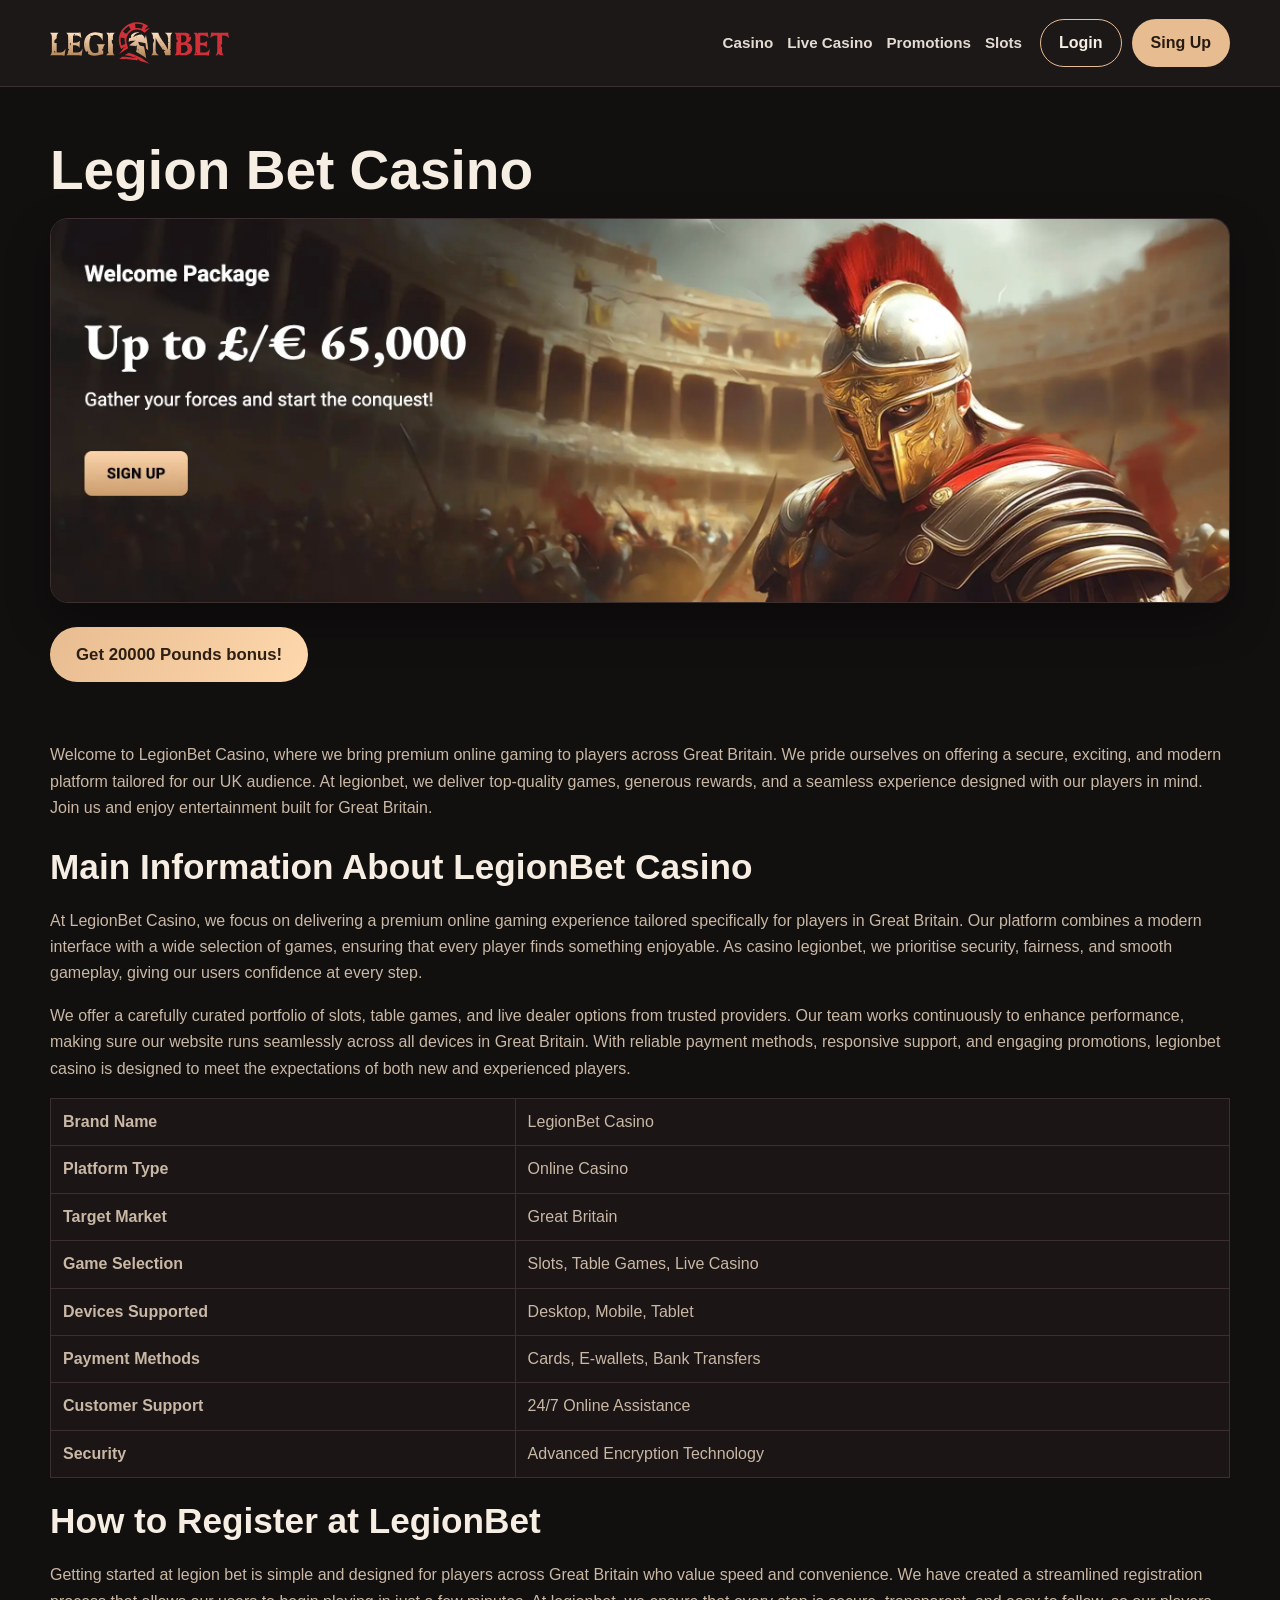
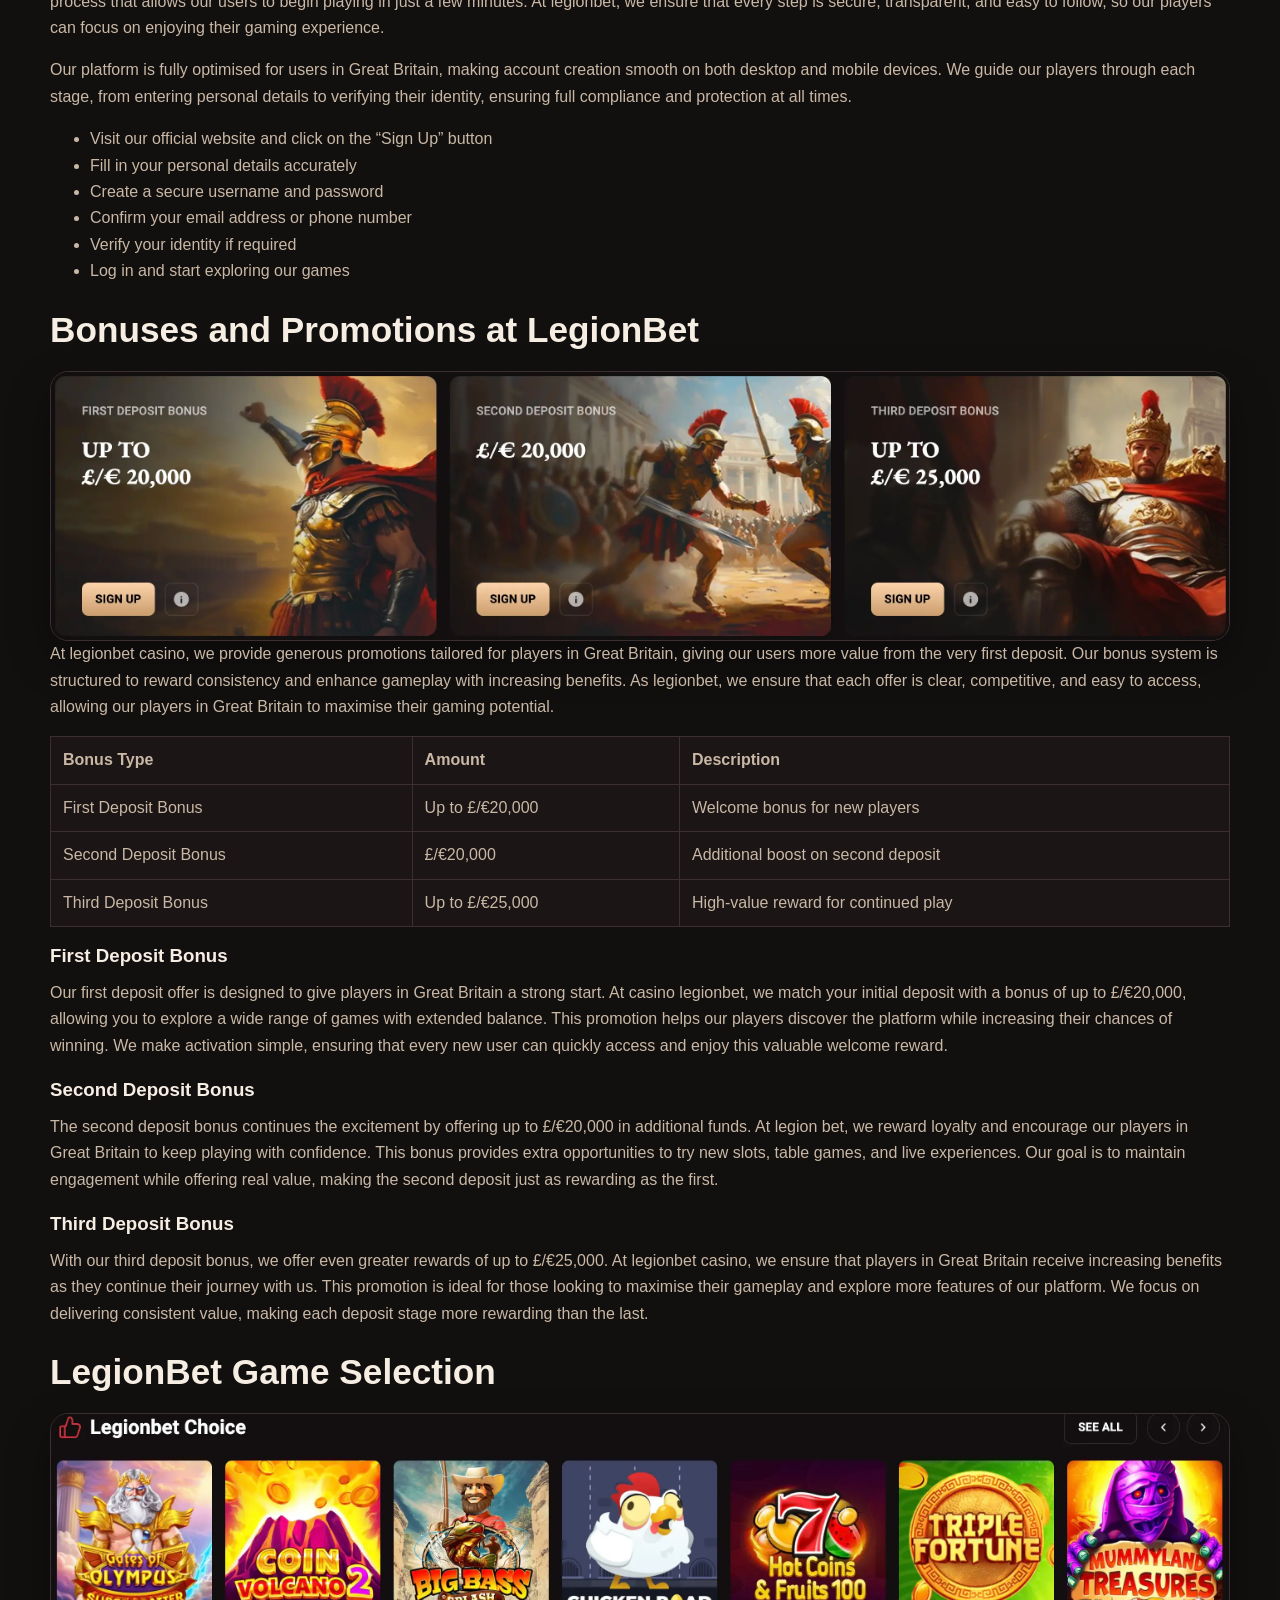
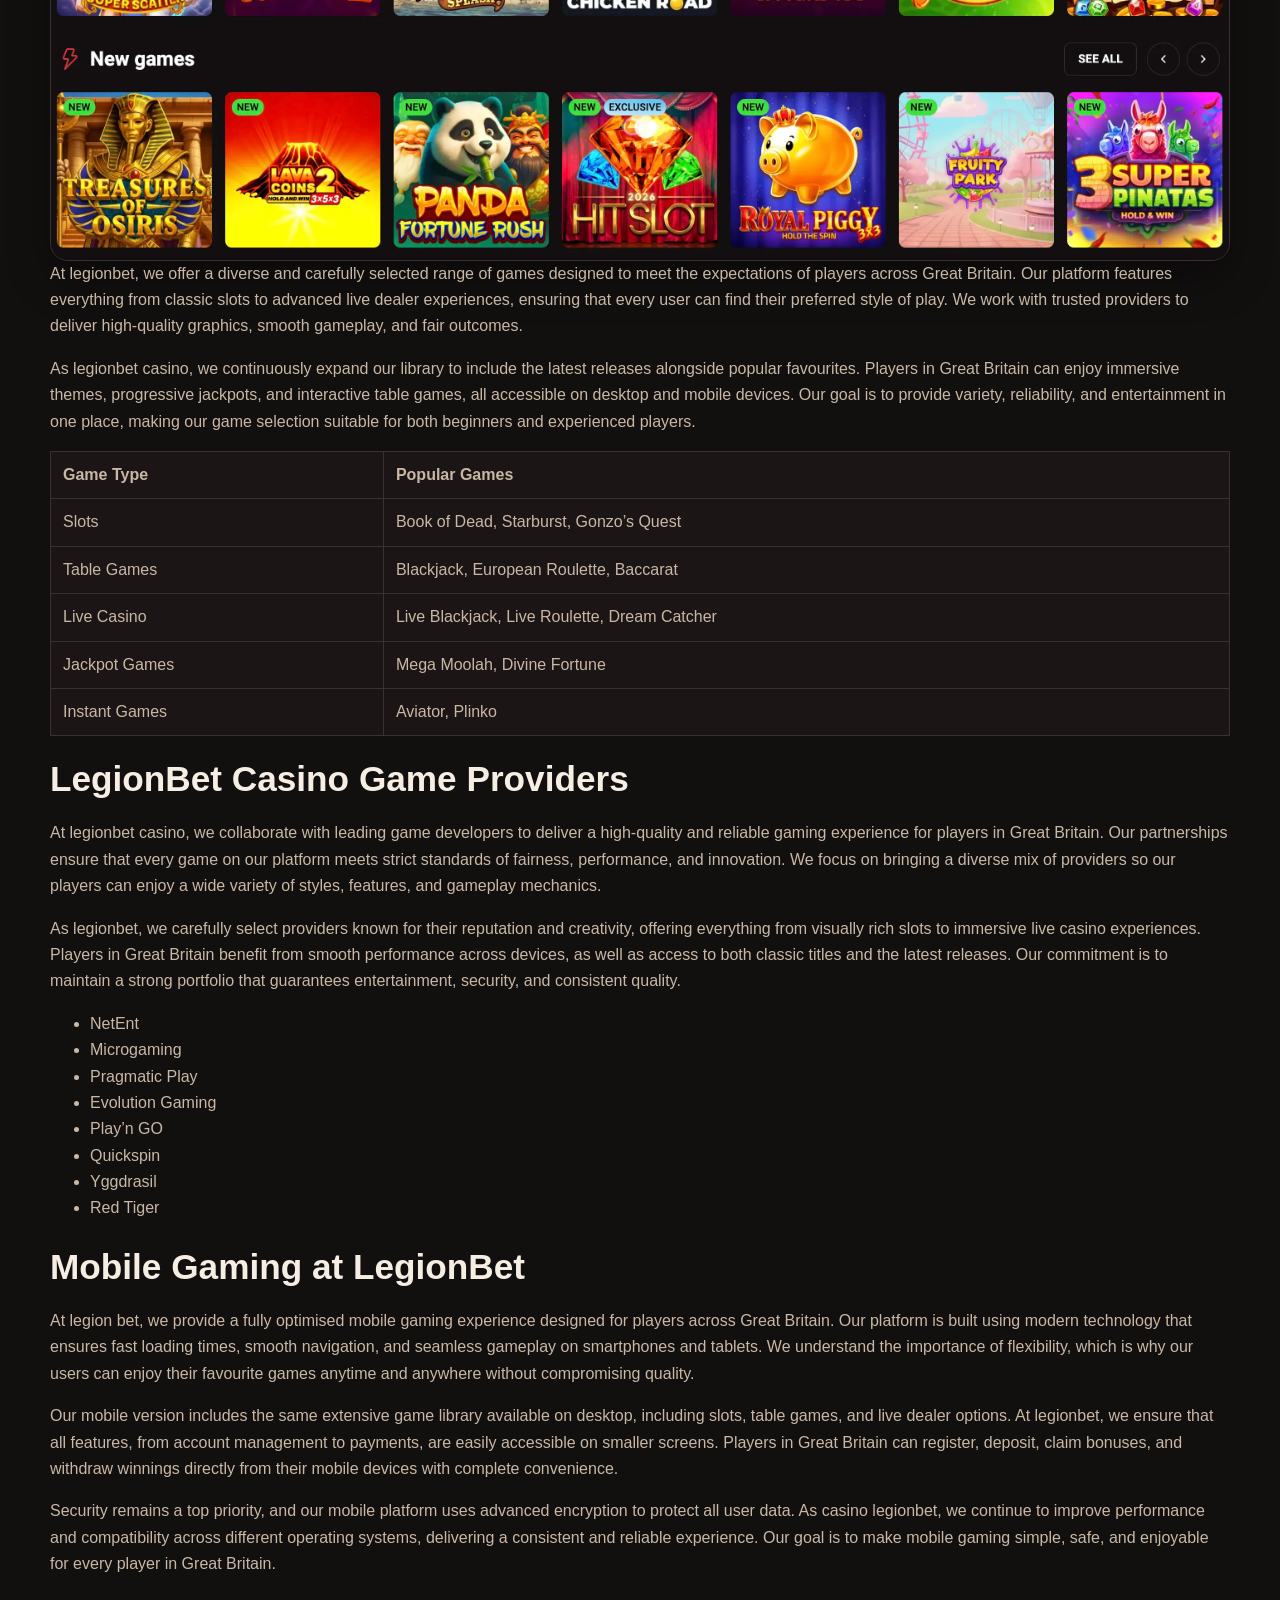
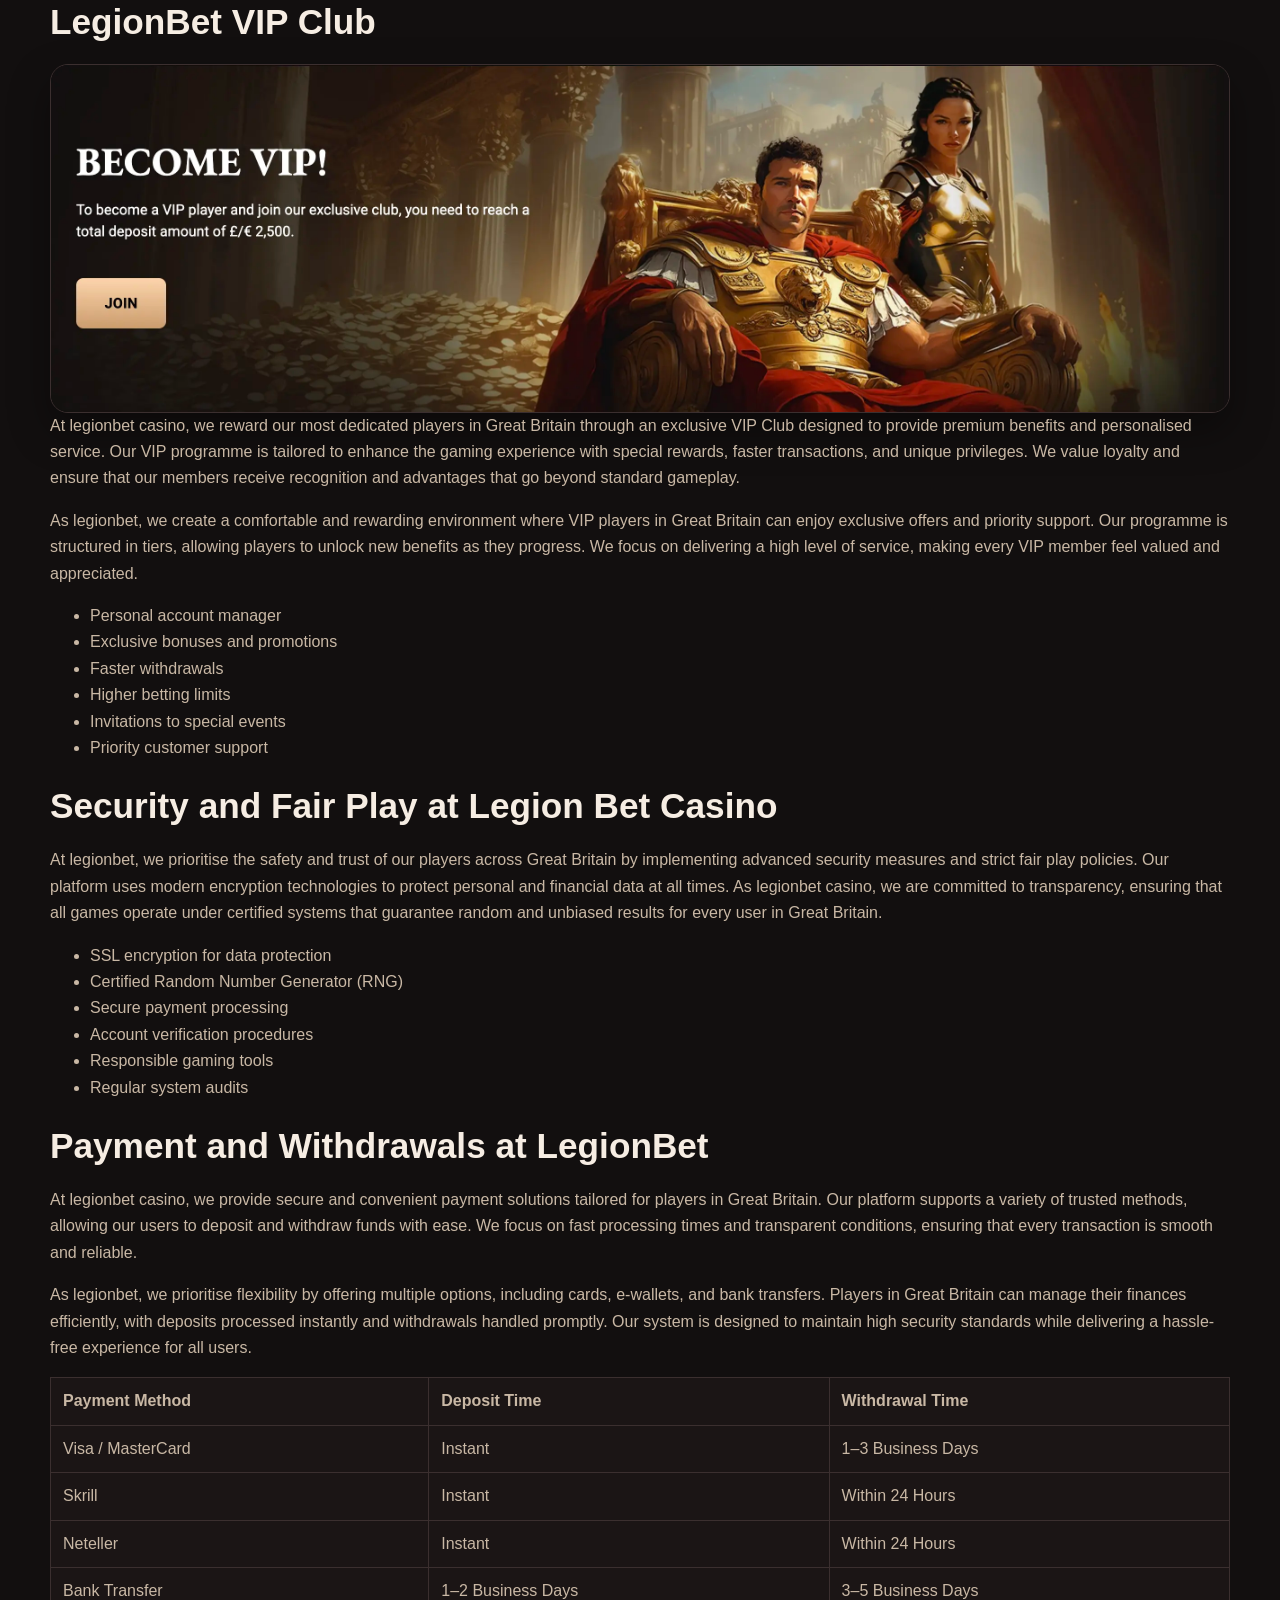
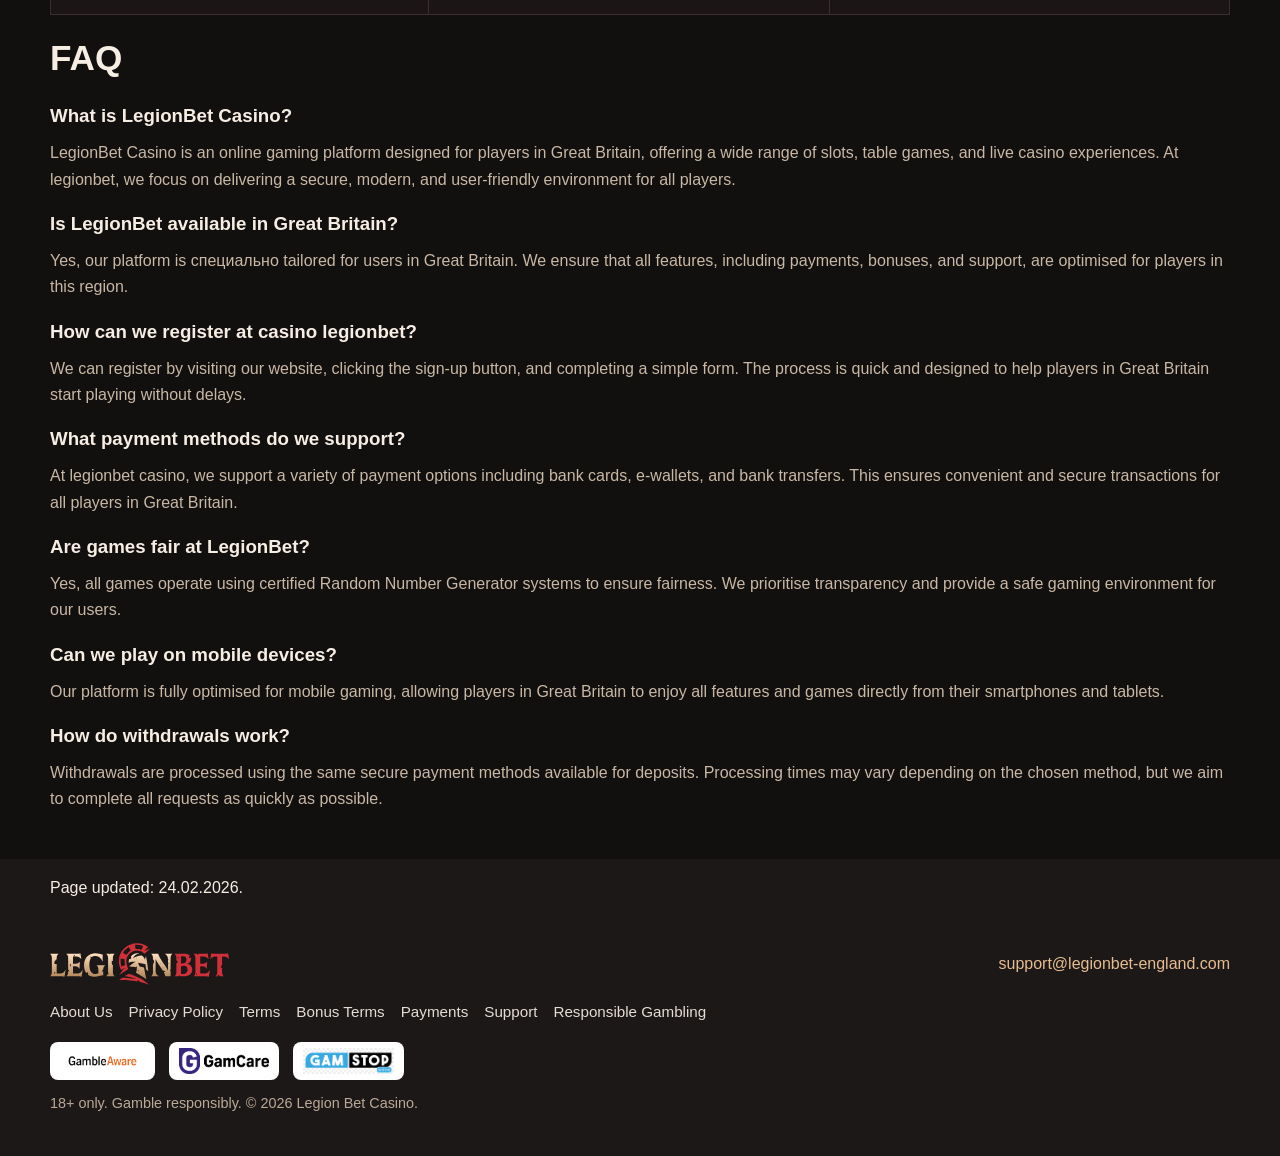
<file: en-gb/index.html>
<!doctype html>
<html lang="en">
  <head>
    <meta charset="UTF-8" />
    <meta name="viewport" content="width=device-width, initial-scale=1.0" />
    <title>Redirecting to Home</title>
    <meta name="robots" content="noindex,follow" />
    <meta http-equiv="refresh" content="0; url=/" />
    <link rel="canonical" href="/" />
    <script>
      window.location.replace('/');
    </script>
  </head>
  <body>
    <p>If you are not redirected automatically, <a href="/">go to the homepage</a>.</p>
  </body>
</html>
</file>
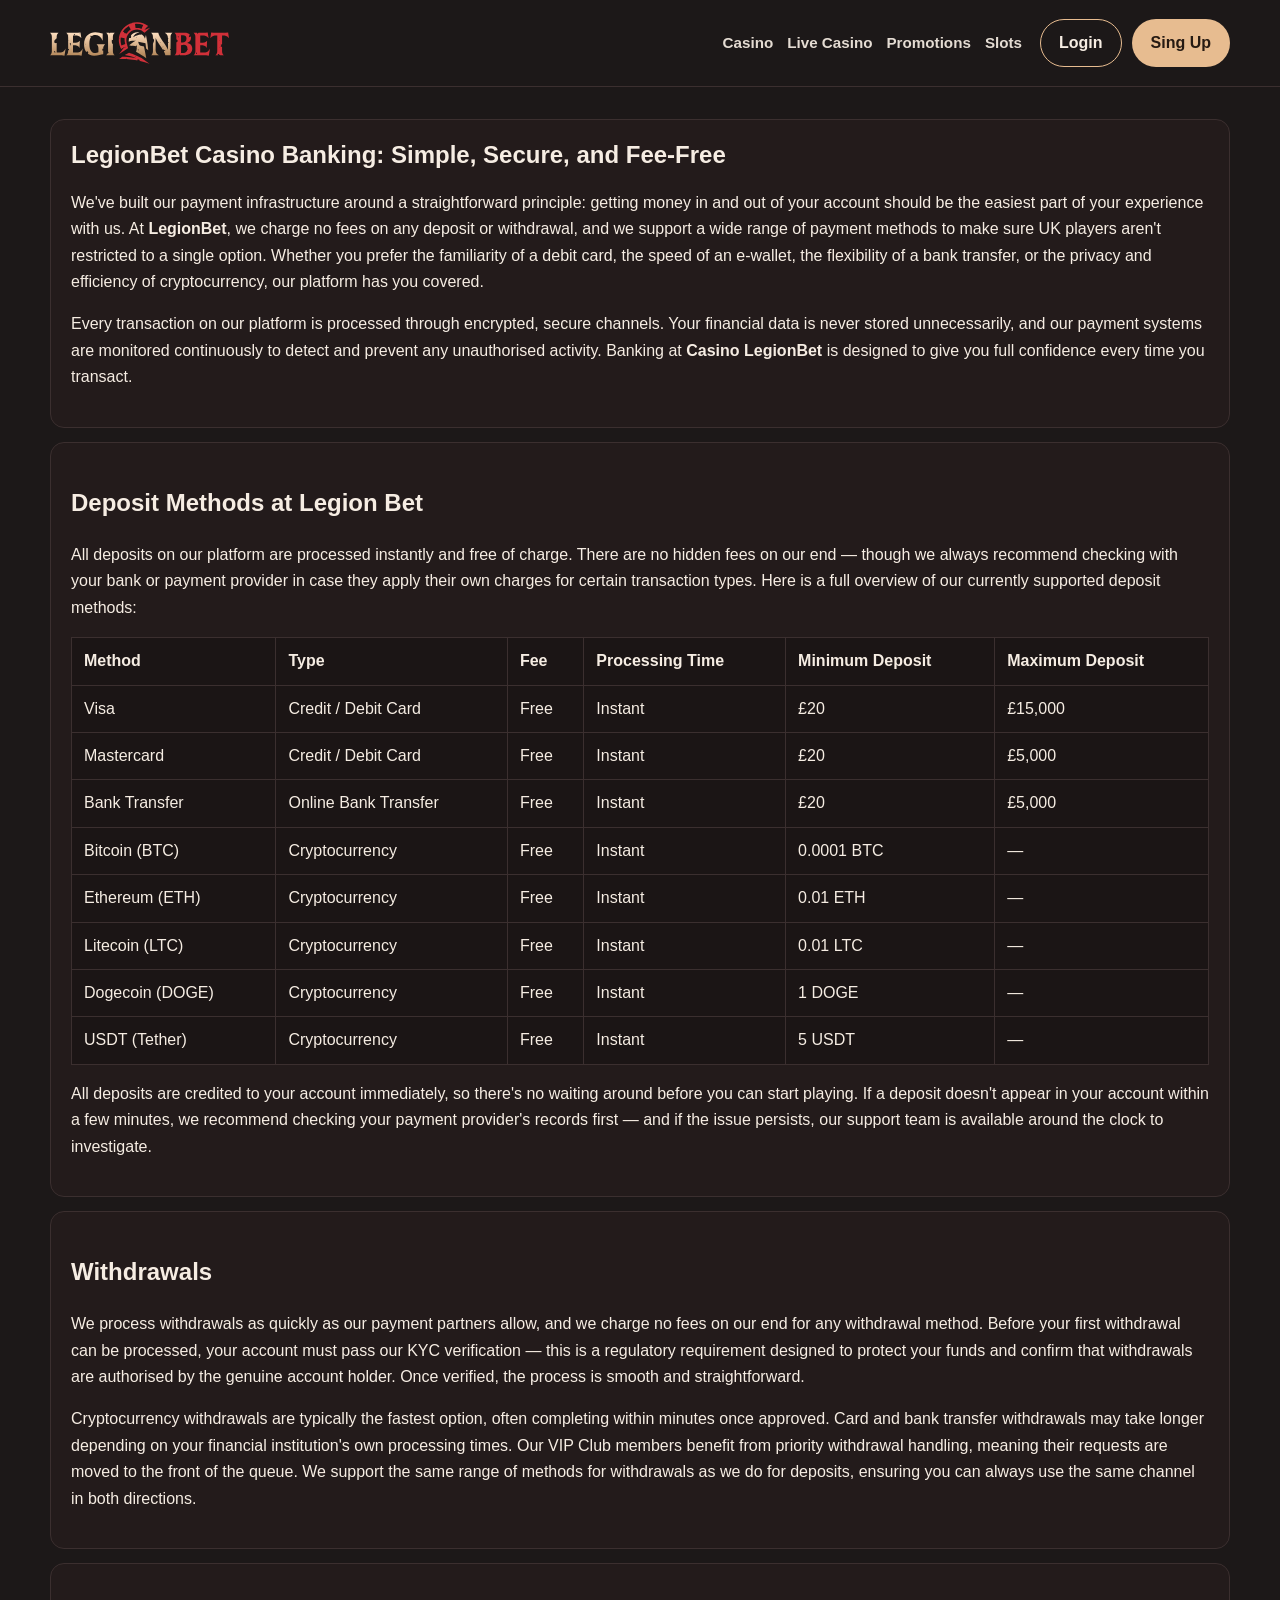
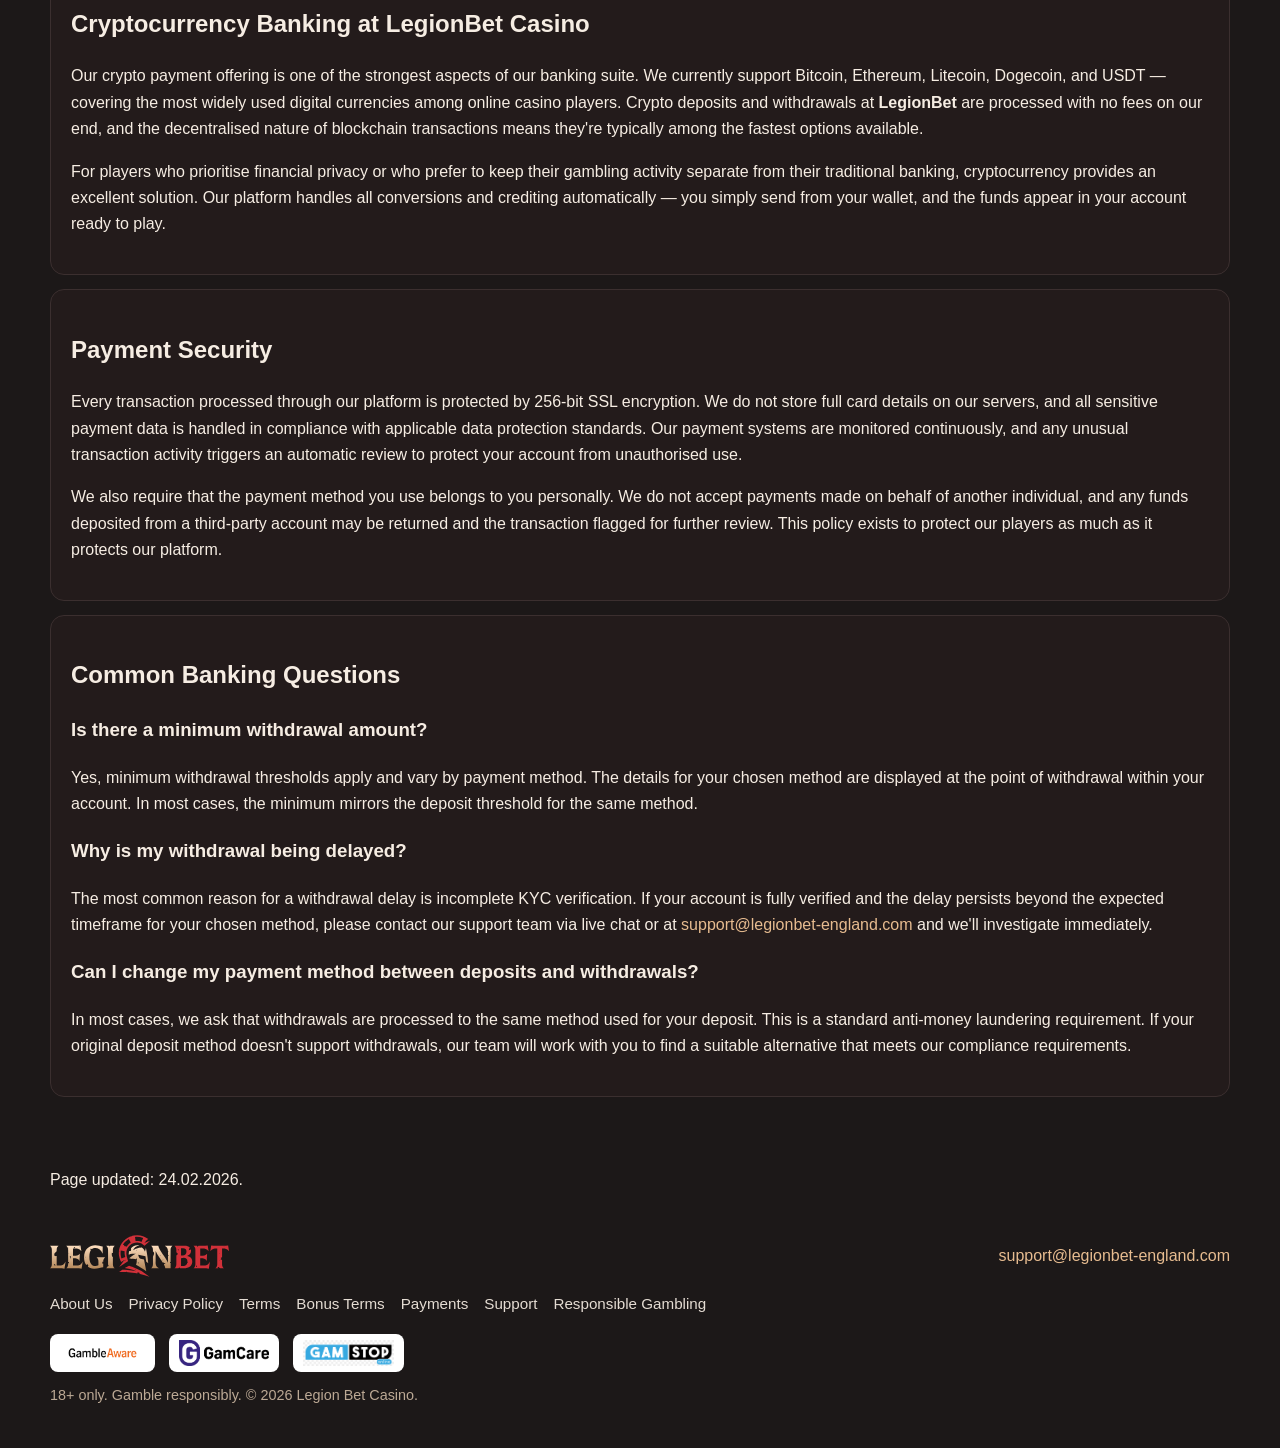
<file: payments/index.html>
<!doctype html>
<html lang="en-GB">
  <head>
    <meta charset="UTF-8" />
    <meta name="viewport" content="width=device-width, initial-scale=1.0" />
    <title>Banking & Payments | LegionBet Casino – Fast, Free, and Secure Transactions</title>
    <meta name="description" content="Discover all deposit and withdrawal methods at LegionBet Casino. We support major cards, bank transfers, and cryptocurrencies — all free of charge and processed securely." />
    <link rel="icon" type="image/jpeg" href="../favicon (7).jpg" />
    <link rel="stylesheet" href="../styles.css" />
  </head>
  <body>
    <header class="site-header">
      <div class="header-inner">
        <a class="brand" href="../index.html" aria-label="Legion Bet Home">
          <img src="../legionbet.svg" alt="Legion Bet Casino" />
        </a>
        <div class="nav-row">
          <nav class="top-nav" aria-label="Primary">
            <a href="../index.html#casino">Casino</a>
            <a href="../index.html#live-casino">Live Casino</a>
            <a href="../index.html#promotions">Promotions</a>
            <a href="../index.html#slots">Slots</a>
          </nav>
          <div class="auth-buttons">
            <a class="btn btn-login" href="#">Login</a>
            <a class="btn btn-sign" href="/go/">Sing Up</a>
          </div>
        </div>
      </div>
    </header>

    <div class="page-main">
      <div class="container">
<main class="banking-page">

  <section class="banking-intro">
    <h1>LegionBet Casino Banking: Simple, Secure, and Fee-Free</h1>
    <p>
      We've built our payment infrastructure around a straightforward principle: getting money in and out of your account should be the easiest part of your experience with us. At <strong>LegionBet</strong>, we charge no fees on any deposit or withdrawal, and we support a wide range of payment methods to make sure UK players aren't restricted to a single option. Whether you prefer the familiarity of a debit card, the speed of an e-wallet, the flexibility of a bank transfer, or the privacy and efficiency of cryptocurrency, our platform has you covered.
    </p>
    <p>
      Every transaction on our platform is processed through encrypted, secure channels. Your financial data is never stored unnecessarily, and our payment systems are monitored continuously to detect and prevent any unauthorised activity. Banking at <strong>Casino LegionBet</strong> is designed to give you full confidence every time you transact.
    </p>
  </section>

  <section class="banking-deposits">
    <h2>Deposit Methods at Legion Bet</h2>
    <p>
      All deposits on our platform are processed instantly and free of charge. There are no hidden fees on our end — though we always recommend checking with your bank or payment provider in case they apply their own charges for certain transaction types. Here is a full overview of our currently supported deposit methods:
    </p>
    <table>
      <thead>
        <tr>
          <th>Method</th>
          <th>Type</th>
          <th>Fee</th>
          <th>Processing Time</th>
          <th>Minimum Deposit</th>
          <th>Maximum Deposit</th>
        </tr>
      </thead>
      <tbody>
        <tr>
          <td>Visa</td>
          <td>Credit / Debit Card</td>
          <td>Free</td>
          <td>Instant</td>
          <td>£20</td>
          <td>£15,000</td>
        </tr>
        <tr>
          <td>Mastercard</td>
          <td>Credit / Debit Card</td>
          <td>Free</td>
          <td>Instant</td>
          <td>£20</td>
          <td>£5,000</td>
        </tr>
        <tr>
          <td>Bank Transfer</td>
          <td>Online Bank Transfer</td>
          <td>Free</td>
          <td>Instant</td>
          <td>£20</td>
          <td>£5,000</td>
        </tr>
        <tr>
          <td>Bitcoin (BTC)</td>
          <td>Cryptocurrency</td>
          <td>Free</td>
          <td>Instant</td>
          <td>0.0001 BTC</td>
          <td>—</td>
        </tr>
        <tr>
          <td>Ethereum (ETH)</td>
          <td>Cryptocurrency</td>
          <td>Free</td>
          <td>Instant</td>
          <td>0.01 ETH</td>
          <td>—</td>
        </tr>
        <tr>
          <td>Litecoin (LTC)</td>
          <td>Cryptocurrency</td>
          <td>Free</td>
          <td>Instant</td>
          <td>0.01 LTC</td>
          <td>—</td>
        </tr>
        <tr>
          <td>Dogecoin (DOGE)</td>
          <td>Cryptocurrency</td>
          <td>Free</td>
          <td>Instant</td>
          <td>1 DOGE</td>
          <td>—</td>
        </tr>
        <tr>
          <td>USDT (Tether)</td>
          <td>Cryptocurrency</td>
          <td>Free</td>
          <td>Instant</td>
          <td>5 USDT</td>
          <td>—</td>
        </tr>
      </tbody>
    </table>
    <p>
      All deposits are credited to your account immediately, so there's no waiting around before you can start playing. If a deposit doesn't appear in your account within a few minutes, we recommend checking your payment provider's records first — and if the issue persists, our support team is available around the clock to investigate.
    </p>
  </section>

  <section class="banking-withdrawals">
    <h2>Withdrawals</h2>
    <p>
      We process withdrawals as quickly as our payment partners allow, and we charge no fees on our end for any withdrawal method. Before your first withdrawal can be processed, your account must pass our KYC verification — this is a regulatory requirement designed to protect your funds and confirm that withdrawals are authorised by the genuine account holder. Once verified, the process is smooth and straightforward.
    </p>
    <p>
      Cryptocurrency withdrawals are typically the fastest option, often completing within minutes once approved. Card and bank transfer withdrawals may take longer depending on your financial institution's own processing times. Our VIP Club members benefit from priority withdrawal handling, meaning their requests are moved to the front of the queue. We support the same range of methods for withdrawals as we do for deposits, ensuring you can always use the same channel in both directions.
    </p>
  </section>

  <section class="banking-crypto">
    <h2>Cryptocurrency Banking at LegionBet Casino</h2>
    <p>
      Our crypto payment offering is one of the strongest aspects of our banking suite. We currently support Bitcoin, Ethereum, Litecoin, Dogecoin, and USDT — covering the most widely used digital currencies among online casino players. Crypto deposits and withdrawals at <strong>LegionBet</strong> are processed with no fees on our end, and the decentralised nature of blockchain transactions means they're typically among the fastest options available.
    </p>
    <p>
      For players who prioritise financial privacy or who prefer to keep their gambling activity separate from their traditional banking, cryptocurrency provides an excellent solution. Our platform handles all conversions and crediting automatically — you simply send from your wallet, and the funds appear in your account ready to play.
    </p>
  </section>

  <section class="banking-security">
    <h2>Payment Security</h2>
    <p>
      Every transaction processed through our platform is protected by 256-bit SSL encryption. We do not store full card details on our servers, and all sensitive payment data is handled in compliance with applicable data protection standards. Our payment systems are monitored continuously, and any unusual transaction activity triggers an automatic review to protect your account from unauthorised use.
    </p>
    <p>
      We also require that the payment method you use belongs to you personally. We do not accept payments made on behalf of another individual, and any funds deposited from a third-party account may be returned and the transaction flagged for further review. This policy exists to protect our players as much as it protects our platform.
    </p>
  </section>

  <section class="banking-faq">
    <h2>Common Banking Questions</h2>

    <h3>Is there a minimum withdrawal amount?</h3>
    <p>
      Yes, minimum withdrawal thresholds apply and vary by payment method. The details for your chosen method are displayed at the point of withdrawal within your account. In most cases, the minimum mirrors the deposit threshold for the same method.
    </p>

    <h3>Why is my withdrawal being delayed?</h3>
    <p>
      The most common reason for a withdrawal delay is incomplete KYC verification. If your account is fully verified and the delay persists beyond the expected timeframe for your chosen method, please contact our support team via live chat or at <a href="mailto:support@legionbet-england.com">support@legionbet-england.com</a> and we'll investigate immediately.
    </p>

    <h3>Can I change my payment method between deposits and withdrawals?</h3>
    <p>
      In most cases, we ask that withdrawals are processed to the same method used for your deposit. This is a standard anti-money laundering requirement. If your original deposit method doesn't support withdrawals, our team will work with you to find a suitable alternative that meets our compliance requirements.
    </p>
  </section>

</main>
      </div>
    </div>

        <div class="page-updated-wrap">
      <div class="container">
        <p class="page-updated">Page updated: 24.02.2026.</p>
      </div>
    </div>

<footer class="site-footer">
      <div class="footer-inner">
        <div class="footer-top">
          <a class="brand" href="../index.html" aria-label="Legion Bet Home">
            <img src="../legionbet.svg" alt="Legion Bet Casino" />
          </a>
          <a href="mailto:support@legionbet-england.com">support@legionbet-england.com</a>
        </div>

        <nav class="footer-links" aria-label="Footer">
          <a href="../about-us/">About Us</a>
          <a href="../privacy-policy/">Privacy Policy</a>
          <a href="../terms/">Terms</a>
          <a href="../bonus-terms/">Bonus Terms</a>
          <a href="../payments/">Payments</a>
          <a href="../support/">Support</a>
          <a href="../responsible-gambling/">Responsible Gambling</a>
        </nav>

        <div class="badge-grid" aria-label="Trust badges">
          <img src="../trust bages/gambleaware.png" alt="BeGambleAware" />
          <img src="../trust bages/gamcare.png" alt="GamCare" />
          <img src="../trust bages/gam stop.png" alt="GamStop" />
        </div>

        <p class="footer-note">18+ only. Gamble responsibly. © <span id="year"></span> Legion Bet Casino.</p>
      </div>
    </footer>

    <script src="../script.js"></script>
  </body>
</html>
</file>
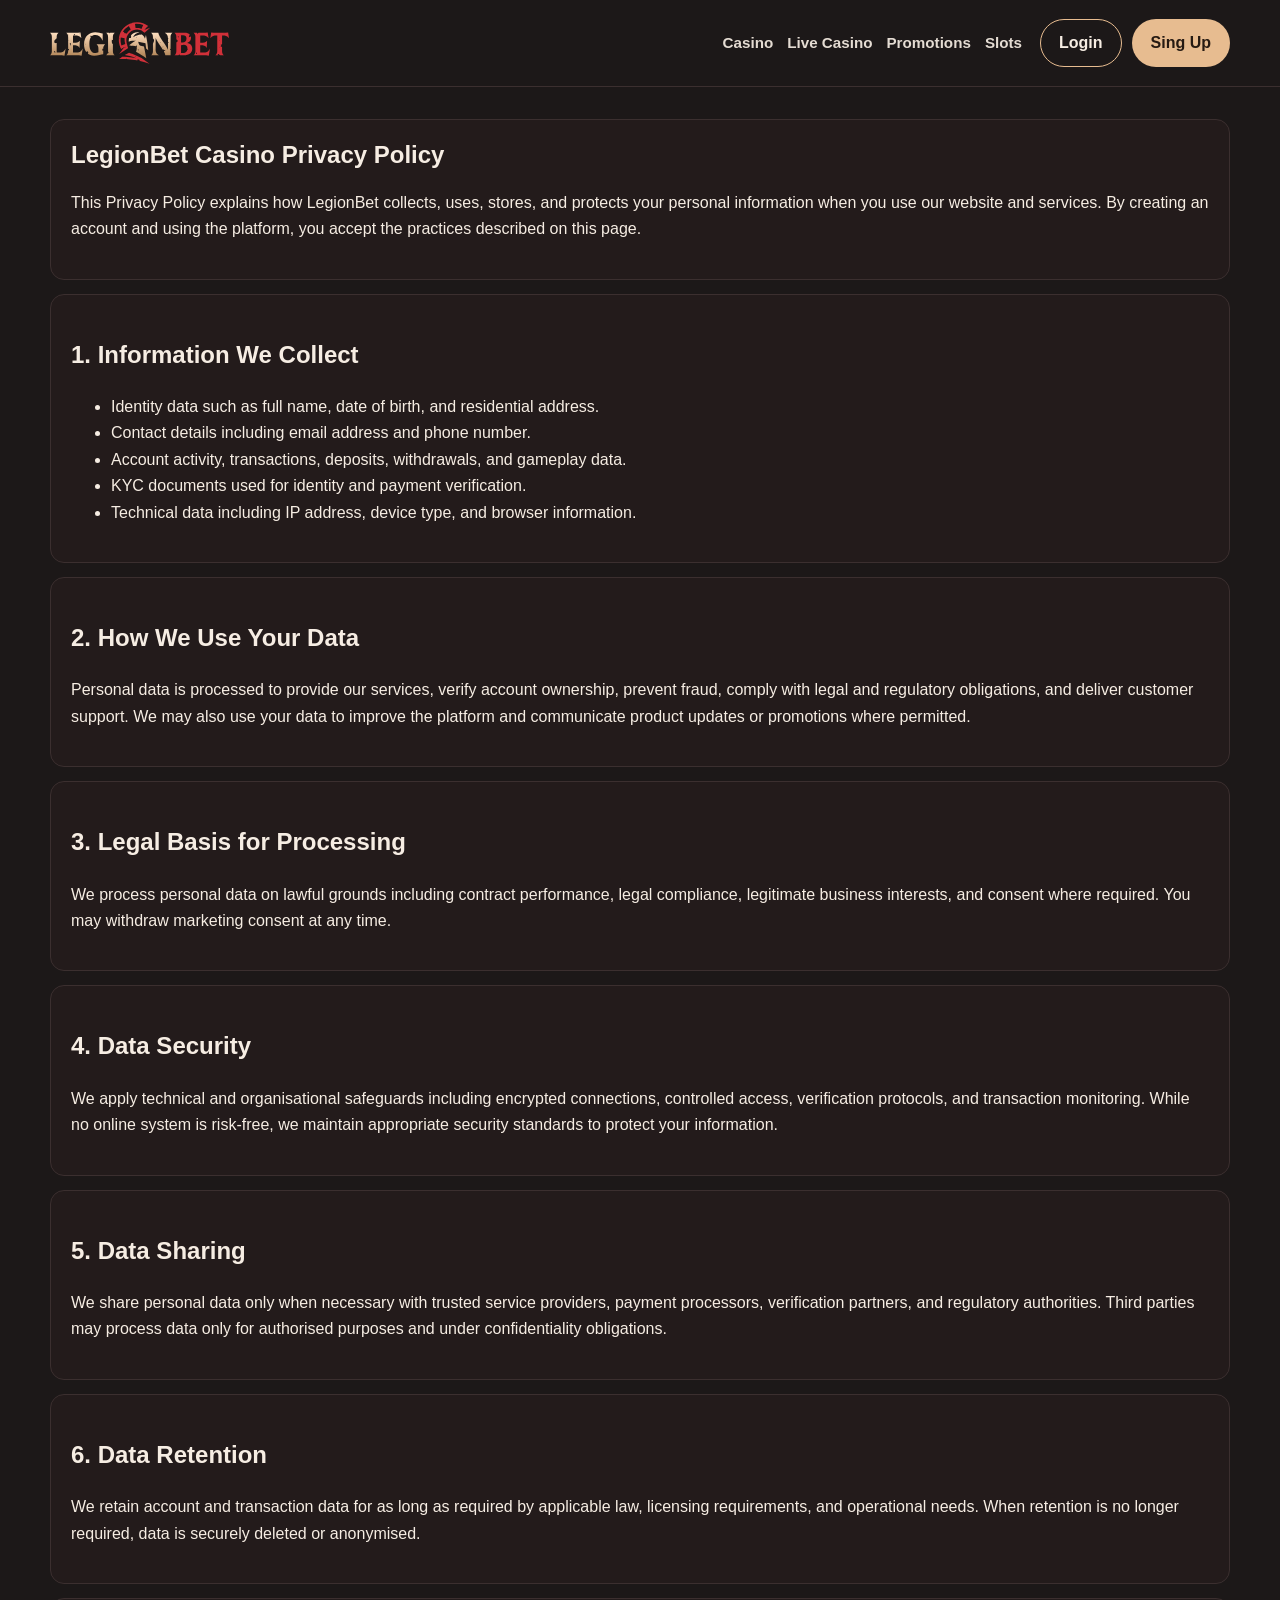
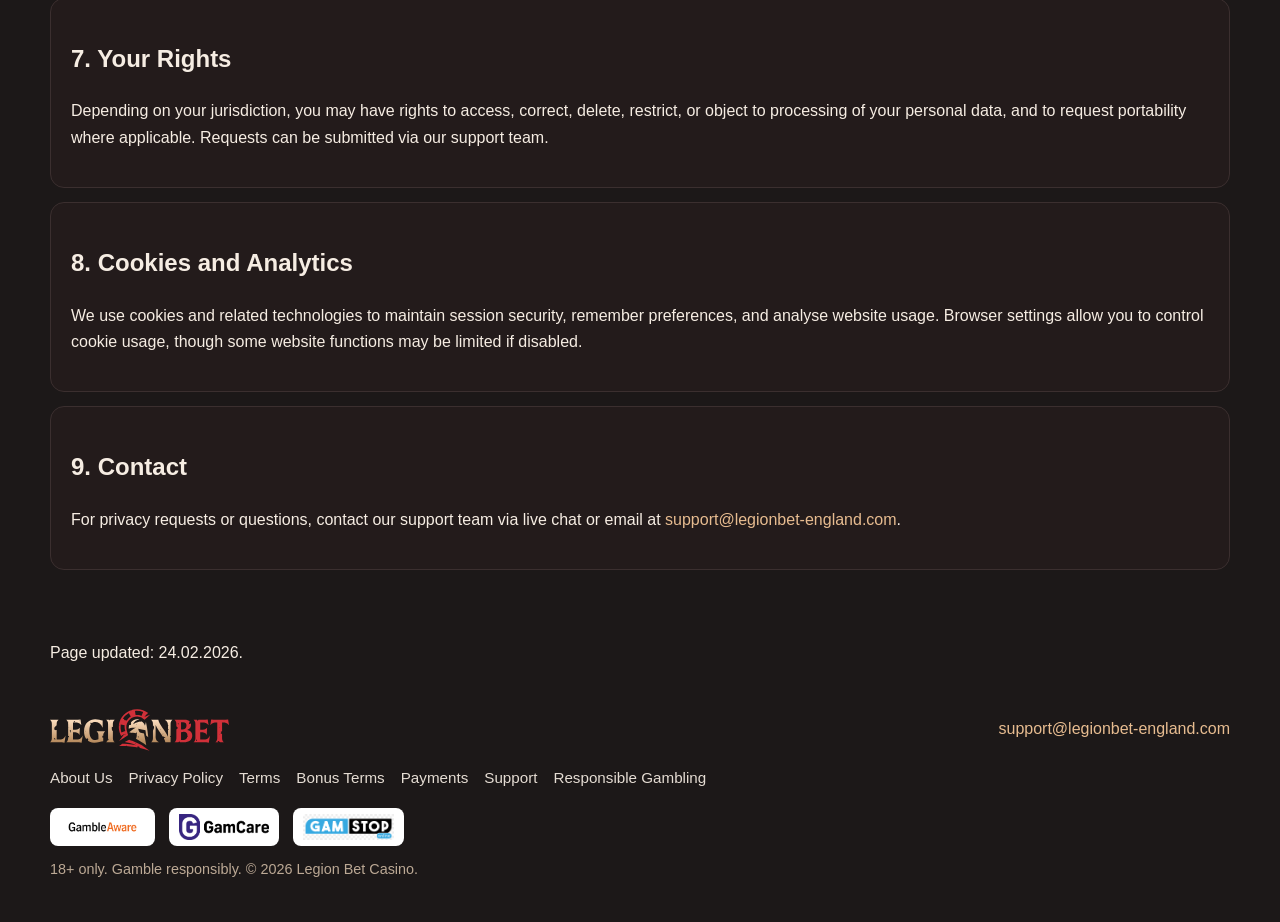
<file: privacy-policy/index.html>
<!doctype html>
<html lang="en-GB">
  <head>
    <meta charset="UTF-8" />
    <meta name="viewport" content="width=device-width, initial-scale=1.0" />
    <title>Privacy Policy | LegionBet Casino - Data Protection and Transparency</title>
    <meta
      name="description"
      content="Read the LegionBet Casino Privacy Policy to understand how personal data is collected, processed, stored, and protected for UK players."
    />
    <link rel="icon" type="image/jpeg" href="../favicon (7).jpg" />
    <link rel="stylesheet" href="../styles.css" />
  </head>
  <body>
    <header class="site-header">
      <div class="header-inner">
        <a class="brand" href="../index.html" aria-label="Legion Bet Home">
          <img src="../legionbet.svg" alt="Legion Bet Casino" />
        </a>
        <div class="nav-row">
          <nav class="top-nav" aria-label="Primary">
            <a href="../index.html#casino">Casino</a>
            <a href="../index.html#live-casino">Live Casino</a>
            <a href="../index.html#promotions">Promotions</a>
            <a href="../index.html#slots">Slots</a>
          </nav>
          <div class="auth-buttons">
            <a class="btn btn-login" href="#">Login</a>
            <a class="btn btn-sign" href="/go/">Sing Up</a>
          </div>
        </div>
      </div>
    </header>

    <div class="page-main">
      <div class="container">
        <main class="privacy-page">
          <section>
            <h1>LegionBet Casino Privacy Policy</h1>
            <p>
              This Privacy Policy explains how LegionBet collects, uses, stores, and protects your personal information
              when you use our website and services. By creating an account and using the platform, you accept the
              practices described on this page.
            </p>
          </section>

          <section>
            <h2>1. Information We Collect</h2>
            <ul>
              <li>Identity data such as full name, date of birth, and residential address.</li>
              <li>Contact details including email address and phone number.</li>
              <li>Account activity, transactions, deposits, withdrawals, and gameplay data.</li>
              <li>KYC documents used for identity and payment verification.</li>
              <li>Technical data including IP address, device type, and browser information.</li>
            </ul>
          </section>

          <section>
            <h2>2. How We Use Your Data</h2>
            <p>
              Personal data is processed to provide our services, verify account ownership, prevent fraud, comply with
              legal and regulatory obligations, and deliver customer support. We may also use your data to improve the
              platform and communicate product updates or promotions where permitted.
            </p>
          </section>

          <section>
            <h2>3. Legal Basis for Processing</h2>
            <p>
              We process personal data on lawful grounds including contract performance, legal compliance, legitimate
              business interests, and consent where required. You may withdraw marketing consent at any time.
            </p>
          </section>

          <section>
            <h2>4. Data Security</h2>
            <p>
              We apply technical and organisational safeguards including encrypted connections, controlled access,
              verification protocols, and transaction monitoring. While no online system is risk-free, we maintain
              appropriate security standards to protect your information.
            </p>
          </section>

          <section>
            <h2>5. Data Sharing</h2>
            <p>
              We share personal data only when necessary with trusted service providers, payment processors,
              verification partners, and regulatory authorities. Third parties may process data only for authorised
              purposes and under confidentiality obligations.
            </p>
          </section>

          <section>
            <h2>6. Data Retention</h2>
            <p>
              We retain account and transaction data for as long as required by applicable law, licensing requirements,
              and operational needs. When retention is no longer required, data is securely deleted or anonymised.
            </p>
          </section>

          <section>
            <h2>7. Your Rights</h2>
            <p>
              Depending on your jurisdiction, you may have rights to access, correct, delete, restrict, or object to
              processing of your personal data, and to request portability where applicable. Requests can be submitted
              via our support team.
            </p>
          </section>

          <section>
            <h2>8. Cookies and Analytics</h2>
            <p>
              We use cookies and related technologies to maintain session security, remember preferences, and analyse
              website usage. Browser settings allow you to control cookie usage, though some website functions may be
              limited if disabled.
            </p>
          </section>

          <section>
            <h2>9. Contact</h2>
            <p>
              For privacy requests or questions, contact our support team via live chat or email at
              <a href="mailto:support@legionbet-england.com">support@legionbet-england.com</a>.
            </p>
          </section>
        </main>
      </div>
    </div>

        <div class="page-updated-wrap">
      <div class="container">
        <p class="page-updated">Page updated: 24.02.2026.</p>
      </div>
    </div>

<footer class="site-footer">
      <div class="footer-inner">
        <div class="footer-top">
          <a class="brand" href="../index.html" aria-label="Legion Bet Home">
            <img src="../legionbet.svg" alt="Legion Bet Casino" />
          </a>
          <a href="mailto:support@legionbet-england.com">support@legionbet-england.com</a>
        </div>

        <nav class="footer-links" aria-label="Footer">
          <a href="../about-us/">About Us</a>
          <a href="../privacy-policy/">Privacy Policy</a>
          <a href="../terms/">Terms</a>
          <a href="../bonus-terms/">Bonus Terms</a>
          <a href="../payments/">Payments</a>
          <a href="../support/">Support</a>
          <a href="../responsible-gambling/">Responsible Gambling</a>
        </nav>

        <div class="badge-grid" aria-label="Trust badges">
          <img src="../trust bages/gambleaware.png" alt="BeGambleAware" />
          <img src="../trust bages/gamcare.png" alt="GamCare" />
          <img src="../trust bages/gam stop.png" alt="GamStop" />
        </div>

        <p class="footer-note">18+ only. Gamble responsibly. © <span id="year"></span> Legion Bet Casino.</p>
      </div>
    </footer>

    <script src="../script.js"></script>
  </body>
</html>
</file>
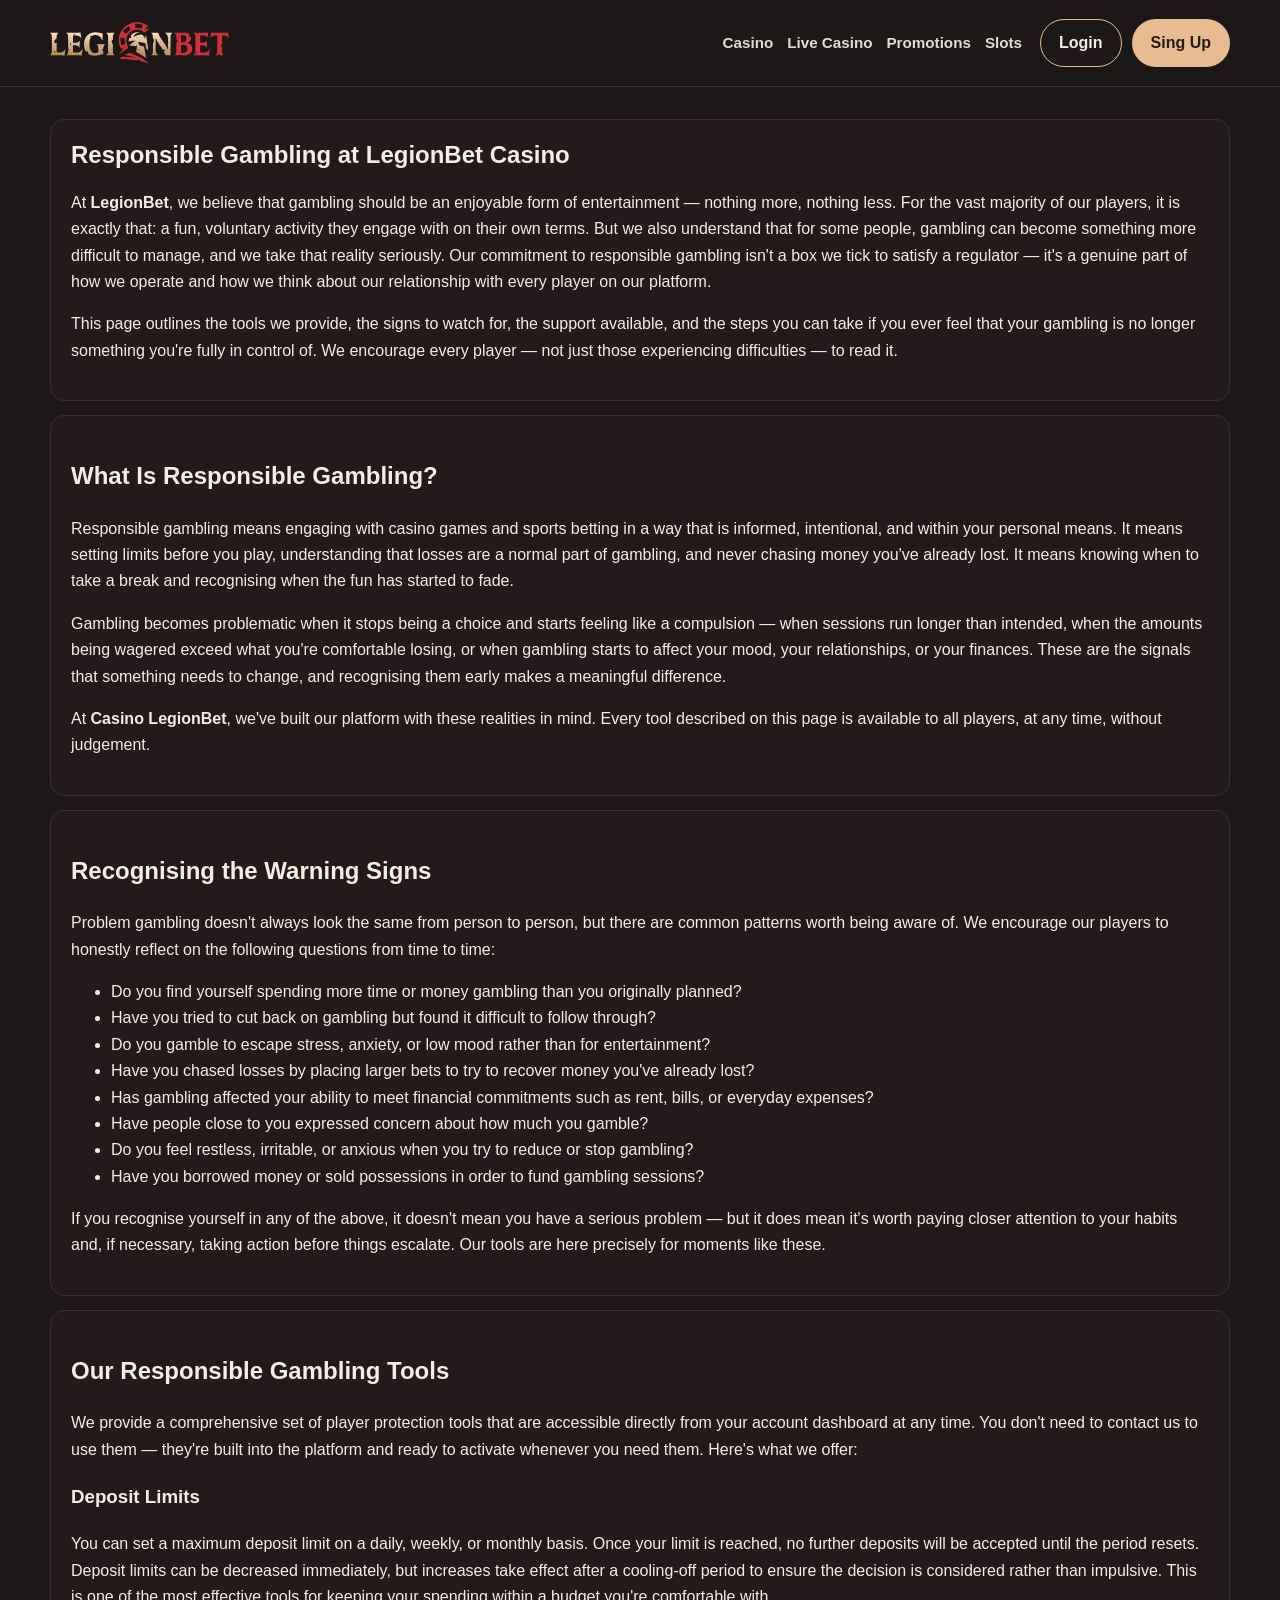
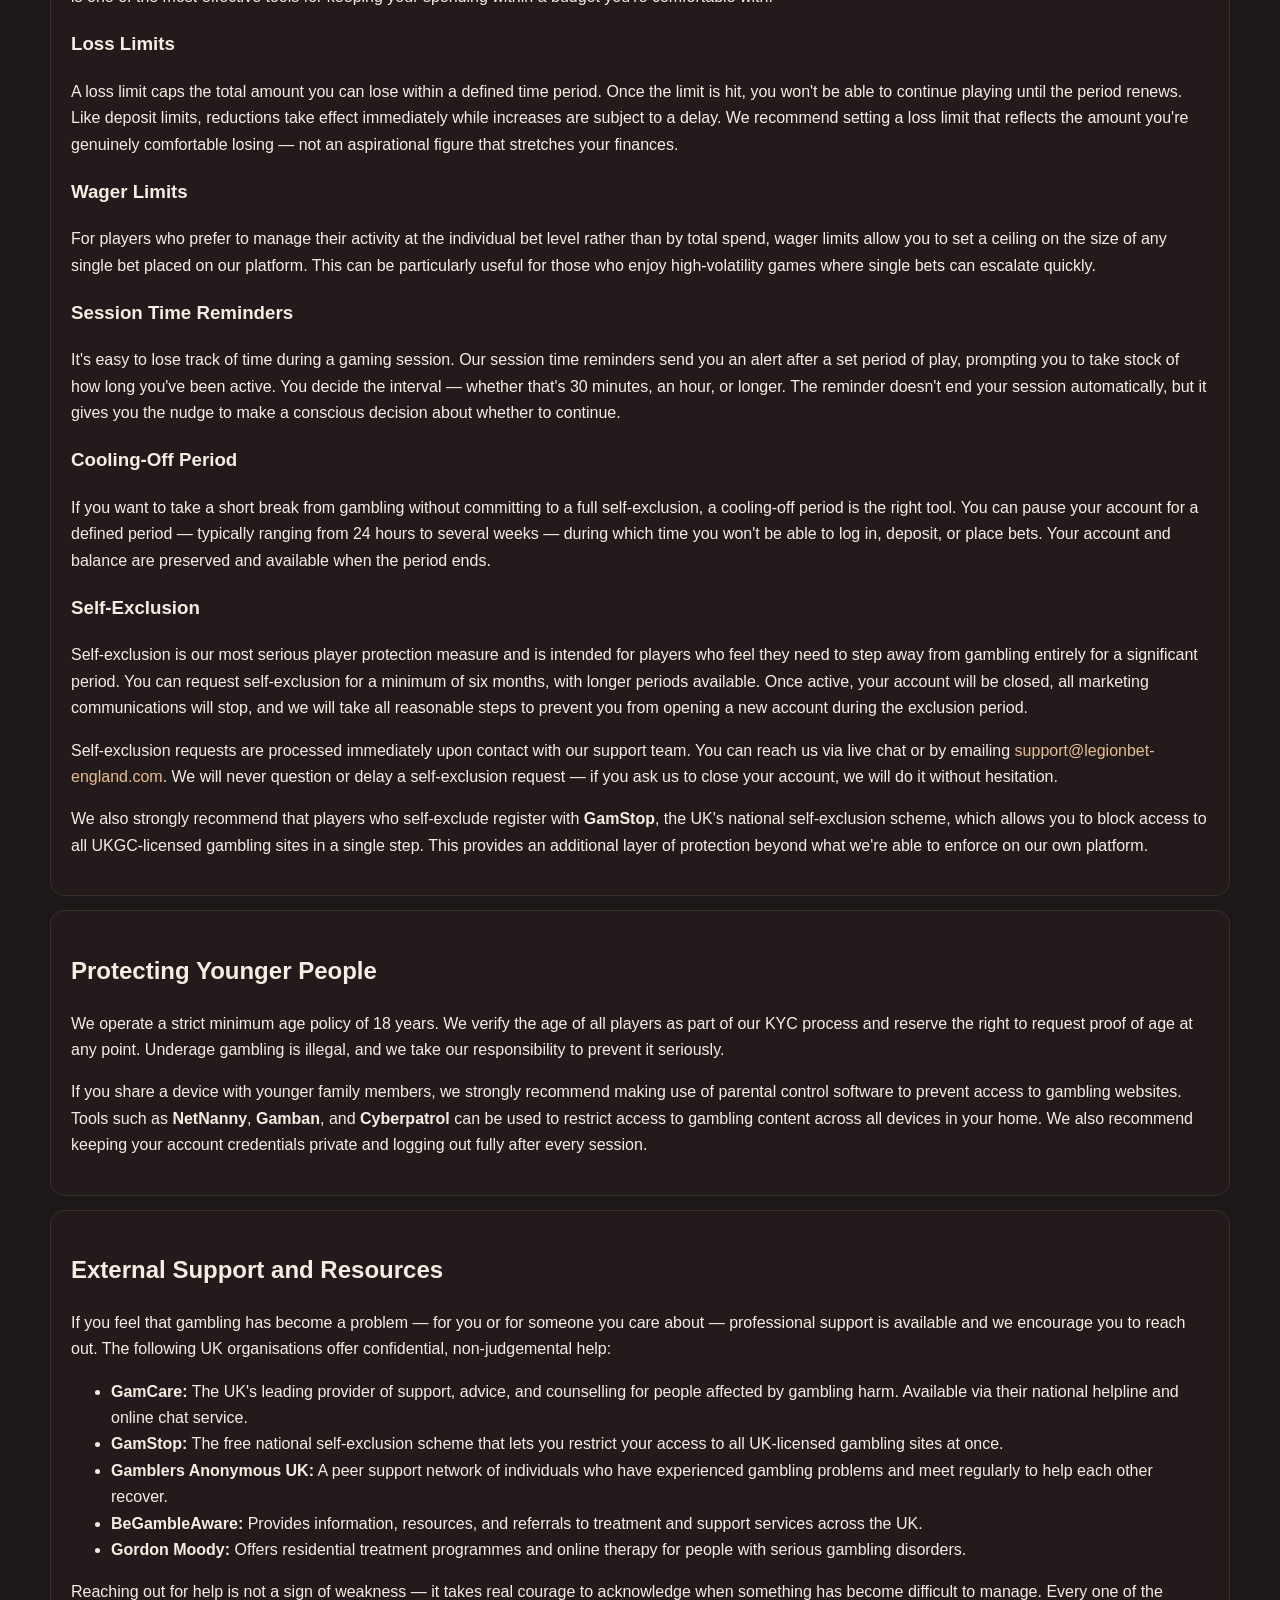
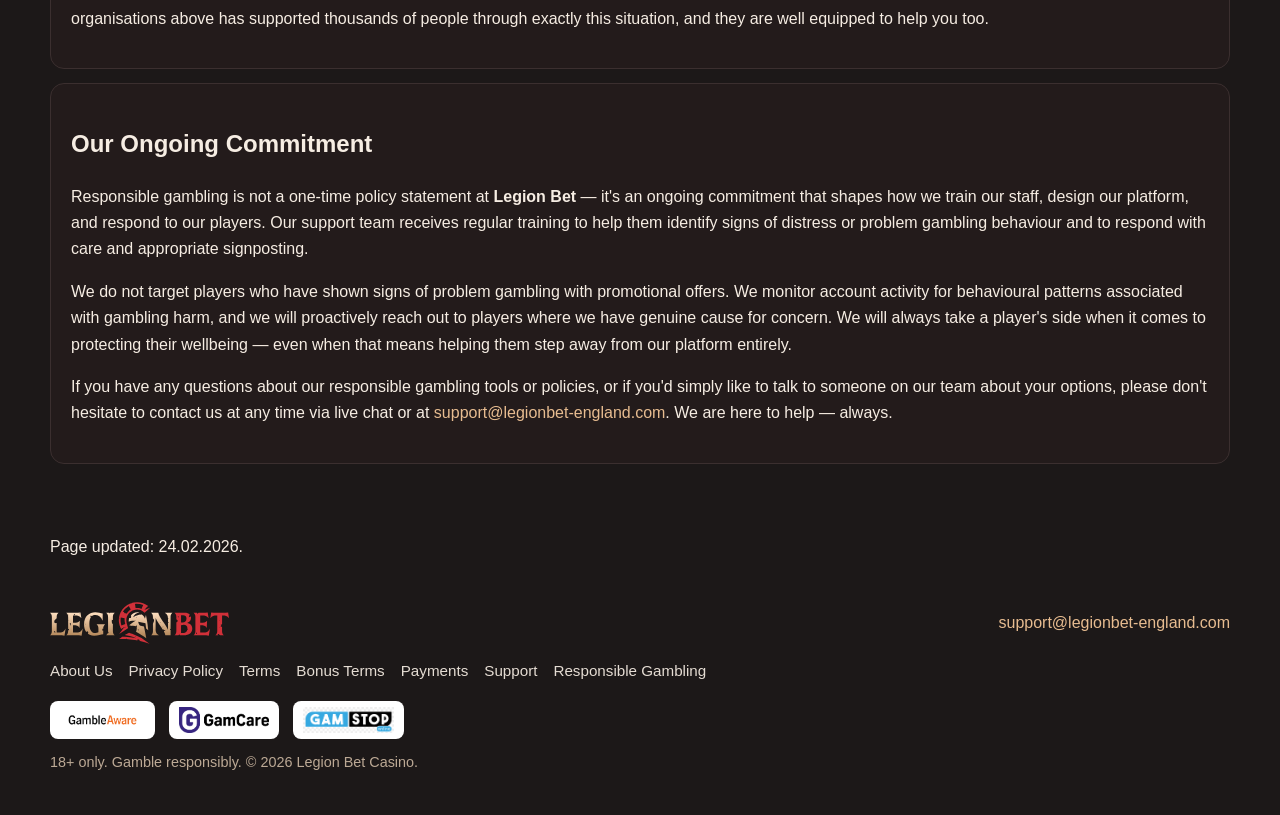
<file: responsible-gambling/index.html>
<!doctype html>
<html lang="en-GB">
  <head>
    <meta charset="UTF-8" />
    <meta name="viewport" content="width=device-width, initial-scale=1.0" />
    <title>Responsible Gambling | LegionBet Casino – Play Safe, Stay in Control</title>
    <meta name="description" content="LegionBet Casino is committed to responsible gambling. Explore our player protection tools, self-exclusion options, and support resources to help you stay in control of your gaming." />
    <link rel="icon" type="image/jpeg" href="../favicon (7).jpg" />
    <link rel="stylesheet" href="../styles.css" />
  </head>
  <body>
    <header class="site-header">
      <div class="header-inner">
        <a class="brand" href="../index.html" aria-label="Legion Bet Home">
          <img src="../legionbet.svg" alt="Legion Bet Casino" />
        </a>
        <div class="nav-row">
          <nav class="top-nav" aria-label="Primary">
            <a href="../index.html#casino">Casino</a>
            <a href="../index.html#live-casino">Live Casino</a>
            <a href="../index.html#promotions">Promotions</a>
            <a href="../index.html#slots">Slots</a>
          </nav>
          <div class="auth-buttons">
            <a class="btn btn-login" href="#">Login</a>
            <a class="btn btn-sign" href="/go/">Sing Up</a>
          </div>
        </div>
      </div>
    </header>

    <div class="page-main">
      <div class="container">
<main class="responsible-gambling-page">

  <section class="rg-intro">
    <h1>Responsible Gambling at LegionBet Casino</h1>
    <p>
      At <strong>LegionBet</strong>, we believe that gambling should be an enjoyable form of entertainment — nothing more, nothing less. For the vast majority of our players, it is exactly that: a fun, voluntary activity they engage with on their own terms. But we also understand that for some people, gambling can become something more difficult to manage, and we take that reality seriously. Our commitment to responsible gambling isn't a box we tick to satisfy a regulator — it's a genuine part of how we operate and how we think about our relationship with every player on our platform.
    </p>
    <p>
      This page outlines the tools we provide, the signs to watch for, the support available, and the steps you can take if you ever feel that your gambling is no longer something you're fully in control of. We encourage every player — not just those experiencing difficulties — to read it.
    </p>
  </section>

  <section class="rg-what-is">
    <h2>What Is Responsible Gambling?</h2>
    <p>
      Responsible gambling means engaging with casino games and sports betting in a way that is informed, intentional, and within your personal means. It means setting limits before you play, understanding that losses are a normal part of gambling, and never chasing money you've already lost. It means knowing when to take a break and recognising when the fun has started to fade.
    </p>
    <p>
      Gambling becomes problematic when it stops being a choice and starts feeling like a compulsion — when sessions run longer than intended, when the amounts being wagered exceed what you're comfortable losing, or when gambling starts to affect your mood, your relationships, or your finances. These are the signals that something needs to change, and recognising them early makes a meaningful difference.
    </p>
    <p>
      At <strong>Casino LegionBet</strong>, we've built our platform with these realities in mind. Every tool described on this page is available to all players, at any time, without judgement.
    </p>
  </section>

  <section class="rg-signs">
    <h2>Recognising the Warning Signs</h2>
    <p>
      Problem gambling doesn't always look the same from person to person, but there are common patterns worth being aware of. We encourage our players to honestly reflect on the following questions from time to time:
    </p>
    <ul>
      <li>Do you find yourself spending more time or money gambling than you originally planned?</li>
      <li>Have you tried to cut back on gambling but found it difficult to follow through?</li>
      <li>Do you gamble to escape stress, anxiety, or low mood rather than for entertainment?</li>
      <li>Have you chased losses by placing larger bets to try to recover money you've already lost?</li>
      <li>Has gambling affected your ability to meet financial commitments such as rent, bills, or everyday expenses?</li>
      <li>Have people close to you expressed concern about how much you gamble?</li>
      <li>Do you feel restless, irritable, or anxious when you try to reduce or stop gambling?</li>
      <li>Have you borrowed money or sold possessions in order to fund gambling sessions?</li>
    </ul>
    <p>
      If you recognise yourself in any of the above, it doesn't mean you have a serious problem — but it does mean it's worth paying closer attention to your habits and, if necessary, taking action before things escalate. Our tools are here precisely for moments like these.
    </p>
  </section>

  <section class="rg-tools">
    <h2>Our Responsible Gambling Tools</h2>
    <p>
      We provide a comprehensive set of player protection tools that are accessible directly from your account dashboard at any time. You don't need to contact us to use them — they're built into the platform and ready to activate whenever you need them. Here's what we offer:
    </p>

    <h3>Deposit Limits</h3>
    <p>
      You can set a maximum deposit limit on a daily, weekly, or monthly basis. Once your limit is reached, no further deposits will be accepted until the period resets. Deposit limits can be decreased immediately, but increases take effect after a cooling-off period to ensure the decision is considered rather than impulsive. This is one of the most effective tools for keeping your spending within a budget you're comfortable with.
    </p>

    <h3>Loss Limits</h3>
    <p>
      A loss limit caps the total amount you can lose within a defined time period. Once the limit is hit, you won't be able to continue playing until the period renews. Like deposit limits, reductions take effect immediately while increases are subject to a delay. We recommend setting a loss limit that reflects the amount you're genuinely comfortable losing — not an aspirational figure that stretches your finances.
    </p>

    <h3>Wager Limits</h3>
    <p>
      For players who prefer to manage their activity at the individual bet level rather than by total spend, wager limits allow you to set a ceiling on the size of any single bet placed on our platform. This can be particularly useful for those who enjoy high-volatility games where single bets can escalate quickly.
    </p>

    <h3>Session Time Reminders</h3>
    <p>
      It's easy to lose track of time during a gaming session. Our session time reminders send you an alert after a set period of play, prompting you to take stock of how long you've been active. You decide the interval — whether that's 30 minutes, an hour, or longer. The reminder doesn't end your session automatically, but it gives you the nudge to make a conscious decision about whether to continue.
    </p>

    <h3>Cooling-Off Period</h3>
    <p>
      If you want to take a short break from gambling without committing to a full self-exclusion, a cooling-off period is the right tool. You can pause your account for a defined period — typically ranging from 24 hours to several weeks — during which time you won't be able to log in, deposit, or place bets. Your account and balance are preserved and available when the period ends.
    </p>

    <h3>Self-Exclusion</h3>
    <p>
      Self-exclusion is our most serious player protection measure and is intended for players who feel they need to step away from gambling entirely for a significant period. You can request self-exclusion for a minimum of six months, with longer periods available. Once active, your account will be closed, all marketing communications will stop, and we will take all reasonable steps to prevent you from opening a new account during the exclusion period.
    </p>
    <p>
      Self-exclusion requests are processed immediately upon contact with our support team. You can reach us via live chat or by emailing <a href="mailto:support@legionbet-england.com">support@legionbet-england.com</a>. We will never question or delay a self-exclusion request — if you ask us to close your account, we will do it without hesitation.
    </p>
    <p>
      We also strongly recommend that players who self-exclude register with <strong>GamStop</strong>, the UK's national self-exclusion scheme, which allows you to block access to all UKGC-licensed gambling sites in a single step. This provides an additional layer of protection beyond what we're able to enforce on our own platform.
    </p>
  </section>

  <section class="rg-underage">
    <h2>Protecting Younger People</h2>
    <p>
      We operate a strict minimum age policy of 18 years. We verify the age of all players as part of our KYC process and reserve the right to request proof of age at any point. Underage gambling is illegal, and we take our responsibility to prevent it seriously.
    </p>
    <p>
      If you share a device with younger family members, we strongly recommend making use of parental control software to prevent access to gambling websites. Tools such as <strong>NetNanny</strong>, <strong>Gamban</strong>, and <strong>Cyberpatrol</strong> can be used to restrict access to gambling content across all devices in your home. We also recommend keeping your account credentials private and logging out fully after every session.
    </p>
  </section>

  <section class="rg-support">
    <h2>External Support and Resources</h2>
    <p>
      If you feel that gambling has become a problem — for you or for someone you care about — professional support is available and we encourage you to reach out. The following UK organisations offer confidential, non-judgemental help:
    </p>
    <ul>
      <li><strong>GamCare:</strong> The UK's leading provider of support, advice, and counselling for people affected by gambling harm. Available via their national helpline and online chat service.</li>
      <li><strong>GamStop:</strong> The free national self-exclusion scheme that lets you restrict your access to all UK-licensed gambling sites at once.</li>
      <li><strong>Gamblers Anonymous UK:</strong> A peer support network of individuals who have experienced gambling problems and meet regularly to help each other recover.</li>
      <li><strong>BeGambleAware:</strong> Provides information, resources, and referrals to treatment and support services across the UK.</li>
      <li><strong>Gordon Moody:</strong> Offers residential treatment programmes and online therapy for people with serious gambling disorders.</li>
    </ul>
    <p>
      Reaching out for help is not a sign of weakness — it takes real courage to acknowledge when something has become difficult to manage. Every one of the organisations above has supported thousands of people through exactly this situation, and they are well equipped to help you too.
    </p>
  </section>

  <section class="rg-commitment">
    <h2>Our Ongoing Commitment</h2>
    <p>
      Responsible gambling is not a one-time policy statement at <strong>Legion Bet</strong> — it's an ongoing commitment that shapes how we train our staff, design our platform, and respond to our players. Our support team receives regular training to help them identify signs of distress or problem gambling behaviour and to respond with care and appropriate signposting.
    </p>
    <p>
      We do not target players who have shown signs of problem gambling with promotional offers. We monitor account activity for behavioural patterns associated with gambling harm, and we will proactively reach out to players where we have genuine cause for concern. We will always take a player's side when it comes to protecting their wellbeing — even when that means helping them step away from our platform entirely.
    </p>
    <p>
      If you have any questions about our responsible gambling tools or policies, or if you'd simply like to talk to someone on our team about your options, please don't hesitate to contact us at any time via live chat or at <a href="mailto:support@legionbet-england.com">support@legionbet-england.com</a>. We are here to help — always.
    </p>
  </section>

</main>
      </div>
    </div>

        <div class="page-updated-wrap">
      <div class="container">
        <p class="page-updated">Page updated: 24.02.2026.</p>
      </div>
    </div>

<footer class="site-footer">
      <div class="footer-inner">
        <div class="footer-top">
          <a class="brand" href="../index.html" aria-label="Legion Bet Home">
            <img src="../legionbet.svg" alt="Legion Bet Casino" />
          </a>
          <a href="mailto:support@legionbet-england.com">support@legionbet-england.com</a>
        </div>

        <nav class="footer-links" aria-label="Footer">
          <a href="../about-us/">About Us</a>
          <a href="../privacy-policy/">Privacy Policy</a>
          <a href="../terms/">Terms</a>
          <a href="../bonus-terms/">Bonus Terms</a>
          <a href="../payments/">Payments</a>
          <a href="../support/">Support</a>
          <a href="../responsible-gambling/">Responsible Gambling</a>
        </nav>

        <div class="badge-grid" aria-label="Trust badges">
          <img src="../trust bages/gambleaware.png" alt="BeGambleAware" />
          <img src="../trust bages/gamcare.png" alt="GamCare" />
          <img src="../trust bages/gam stop.png" alt="GamStop" />
        </div>

        <p class="footer-note">18+ only. Gamble responsibly. © <span id="year"></span> Legion Bet Casino.</p>
      </div>
    </footer>

    <script src="../script.js"></script>
  </body>
</html>
</file>
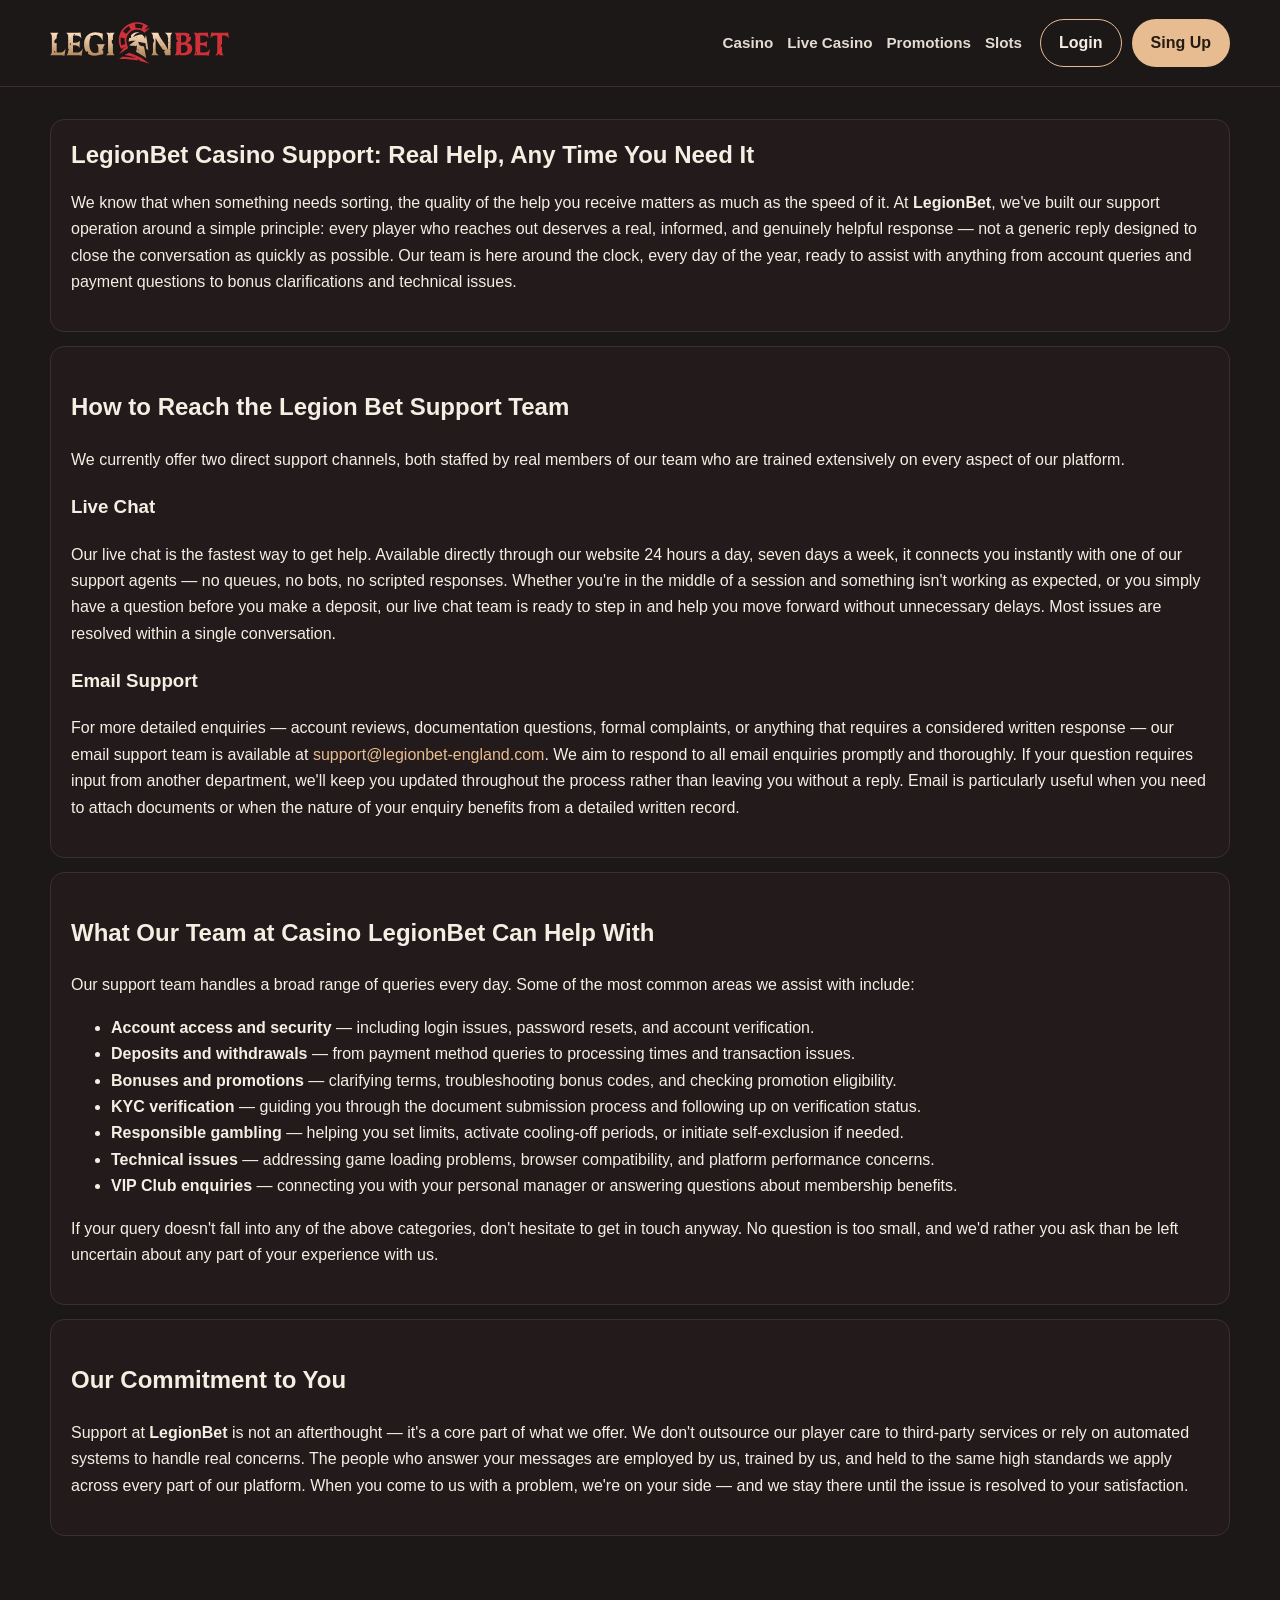
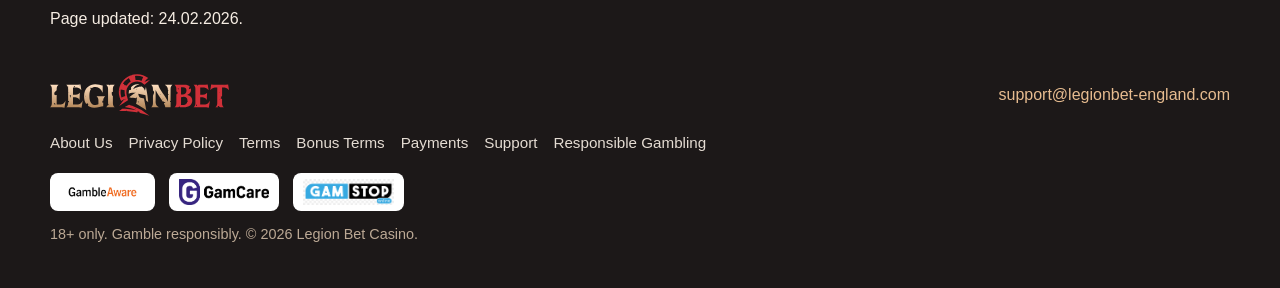
<file: support/index.html>
<!doctype html>
<html lang="en-GB">
  <head>
    <meta charset="UTF-8" />
    <meta name="viewport" content="width=device-width, initial-scale=1.0" />
    <title>Customer Support | LegionBet Casino – We're Here 24/7</title>
    <meta name="description" content="Need help? The LegionBet Casino support team is available 24/7 via live chat and email. Get fast, friendly assistance from real people who know our platform inside out." />
    <link rel="icon" type="image/jpeg" href="../favicon (7).jpg" />
    <link rel="stylesheet" href="../styles.css" />
  </head>
  <body>
    <header class="site-header">
      <div class="header-inner">
        <a class="brand" href="../index.html" aria-label="Legion Bet Home">
          <img src="../legionbet.svg" alt="Legion Bet Casino" />
        </a>
        <div class="nav-row">
          <nav class="top-nav" aria-label="Primary">
            <a href="../index.html#casino">Casino</a>
            <a href="../index.html#live-casino">Live Casino</a>
            <a href="../index.html#promotions">Promotions</a>
            <a href="../index.html#slots">Slots</a>
          </nav>
          <div class="auth-buttons">
            <a class="btn btn-login" href="#">Login</a>
            <a class="btn btn-sign" href="/go/">Sing Up</a>
          </div>
        </div>
      </div>
    </header>

    <div class="page-main">
      <div class="container">
<main class="support-page">

  <section class="support-intro">
    <h1>LegionBet Casino Support: Real Help, Any Time You Need It</h1>
    <p>
      We know that when something needs sorting, the quality of the help you receive matters as much as the speed of it. At <strong>LegionBet</strong>, we've built our support operation around a simple principle: every player who reaches out deserves a real, informed, and genuinely helpful response — not a generic reply designed to close the conversation as quickly as possible. Our team is here around the clock, every day of the year, ready to assist with anything from account queries and payment questions to bonus clarifications and technical issues.
    </p>
  </section>

  <section class="support-channels">
    <h2>How to Reach the Legion Bet Support Team</h2>
    <p>
      We currently offer two direct support channels, both staffed by real members of our team who are trained extensively on every aspect of our platform.
    </p>

    <h3>Live Chat</h3>
    <p>
      Our live chat is the fastest way to get help. Available directly through our website 24 hours a day, seven days a week, it connects you instantly with one of our support agents — no queues, no bots, no scripted responses. Whether you're in the middle of a session and something isn't working as expected, or you simply have a question before you make a deposit, our live chat team is ready to step in and help you move forward without unnecessary delays. Most issues are resolved within a single conversation.
    </p>

    <h3>Email Support</h3>
    <p>
      For more detailed enquiries — account reviews, documentation questions, formal complaints, or anything that requires a considered written response — our email support team is available at <a href="mailto:support@legionbet-england.com">support@legionbet-england.com</a>. We aim to respond to all email enquiries promptly and thoroughly. If your question requires input from another department, we'll keep you updated throughout the process rather than leaving you without a reply. Email is particularly useful when you need to attach documents or when the nature of your enquiry benefits from a detailed written record.
    </p>
  </section>

  <section class="support-what-we-help-with">
    <h2>What Our Team at Casino LegionBet Can Help With</h2>
    <p>
      Our support team handles a broad range of queries every day. Some of the most common areas we assist with include:
    </p>
    <ul>
      <li><strong>Account access and security</strong> — including login issues, password resets, and account verification.</li>
      <li><strong>Deposits and withdrawals</strong> — from payment method queries to processing times and transaction issues.</li>
      <li><strong>Bonuses and promotions</strong> — clarifying terms, troubleshooting bonus codes, and checking promotion eligibility.</li>
      <li><strong>KYC verification</strong> — guiding you through the document submission process and following up on verification status.</li>
      <li><strong>Responsible gambling</strong> — helping you set limits, activate cooling-off periods, or initiate self-exclusion if needed.</li>
      <li><strong>Technical issues</strong> — addressing game loading problems, browser compatibility, and platform performance concerns.</li>
      <li><strong>VIP Club enquiries</strong> — connecting you with your personal manager or answering questions about membership benefits.</li>
    </ul>
    <p>
      If your query doesn't fall into any of the above categories, don't hesitate to get in touch anyway. No question is too small, and we'd rather you ask than be left uncertain about any part of your experience with us.
    </p>
  </section>

  <section class="support-commitment">
    <h2>Our Commitment to You</h2>
    <p>
      Support at <strong>LegionBet</strong> is not an afterthought — it's a core part of what we offer. We don't outsource our player care to third-party services or rely on automated systems to handle real concerns. The people who answer your messages are employed by us, trained by us, and held to the same high standards we apply across every part of our platform. When you come to us with a problem, we're on your side — and we stay there until the issue is resolved to your satisfaction.
    </p>
  </section>

</main>
      </div>
    </div>

        <div class="page-updated-wrap">
      <div class="container">
        <p class="page-updated">Page updated: 24.02.2026.</p>
      </div>
    </div>

<footer class="site-footer">
      <div class="footer-inner">
        <div class="footer-top">
          <a class="brand" href="../index.html" aria-label="Legion Bet Home">
            <img src="../legionbet.svg" alt="Legion Bet Casino" />
          </a>
          <a href="mailto:support@legionbet-england.com">support@legionbet-england.com</a>
        </div>

        <nav class="footer-links" aria-label="Footer">
          <a href="../about-us/">About Us</a>
          <a href="../privacy-policy/">Privacy Policy</a>
          <a href="../terms/">Terms</a>
          <a href="../bonus-terms/">Bonus Terms</a>
          <a href="../payments/">Payments</a>
          <a href="../support/">Support</a>
          <a href="../responsible-gambling/">Responsible Gambling</a>
        </nav>

        <div class="badge-grid" aria-label="Trust badges">
          <img src="../trust bages/gambleaware.png" alt="BeGambleAware" />
          <img src="../trust bages/gamcare.png" alt="GamCare" />
          <img src="../trust bages/gam stop.png" alt="GamStop" />
        </div>

        <p class="footer-note">18+ only. Gamble responsibly. © <span id="year"></span> Legion Bet Casino.</p>
      </div>
    </footer>

    <script src="../script.js"></script>
  </body>
</html>
</file>
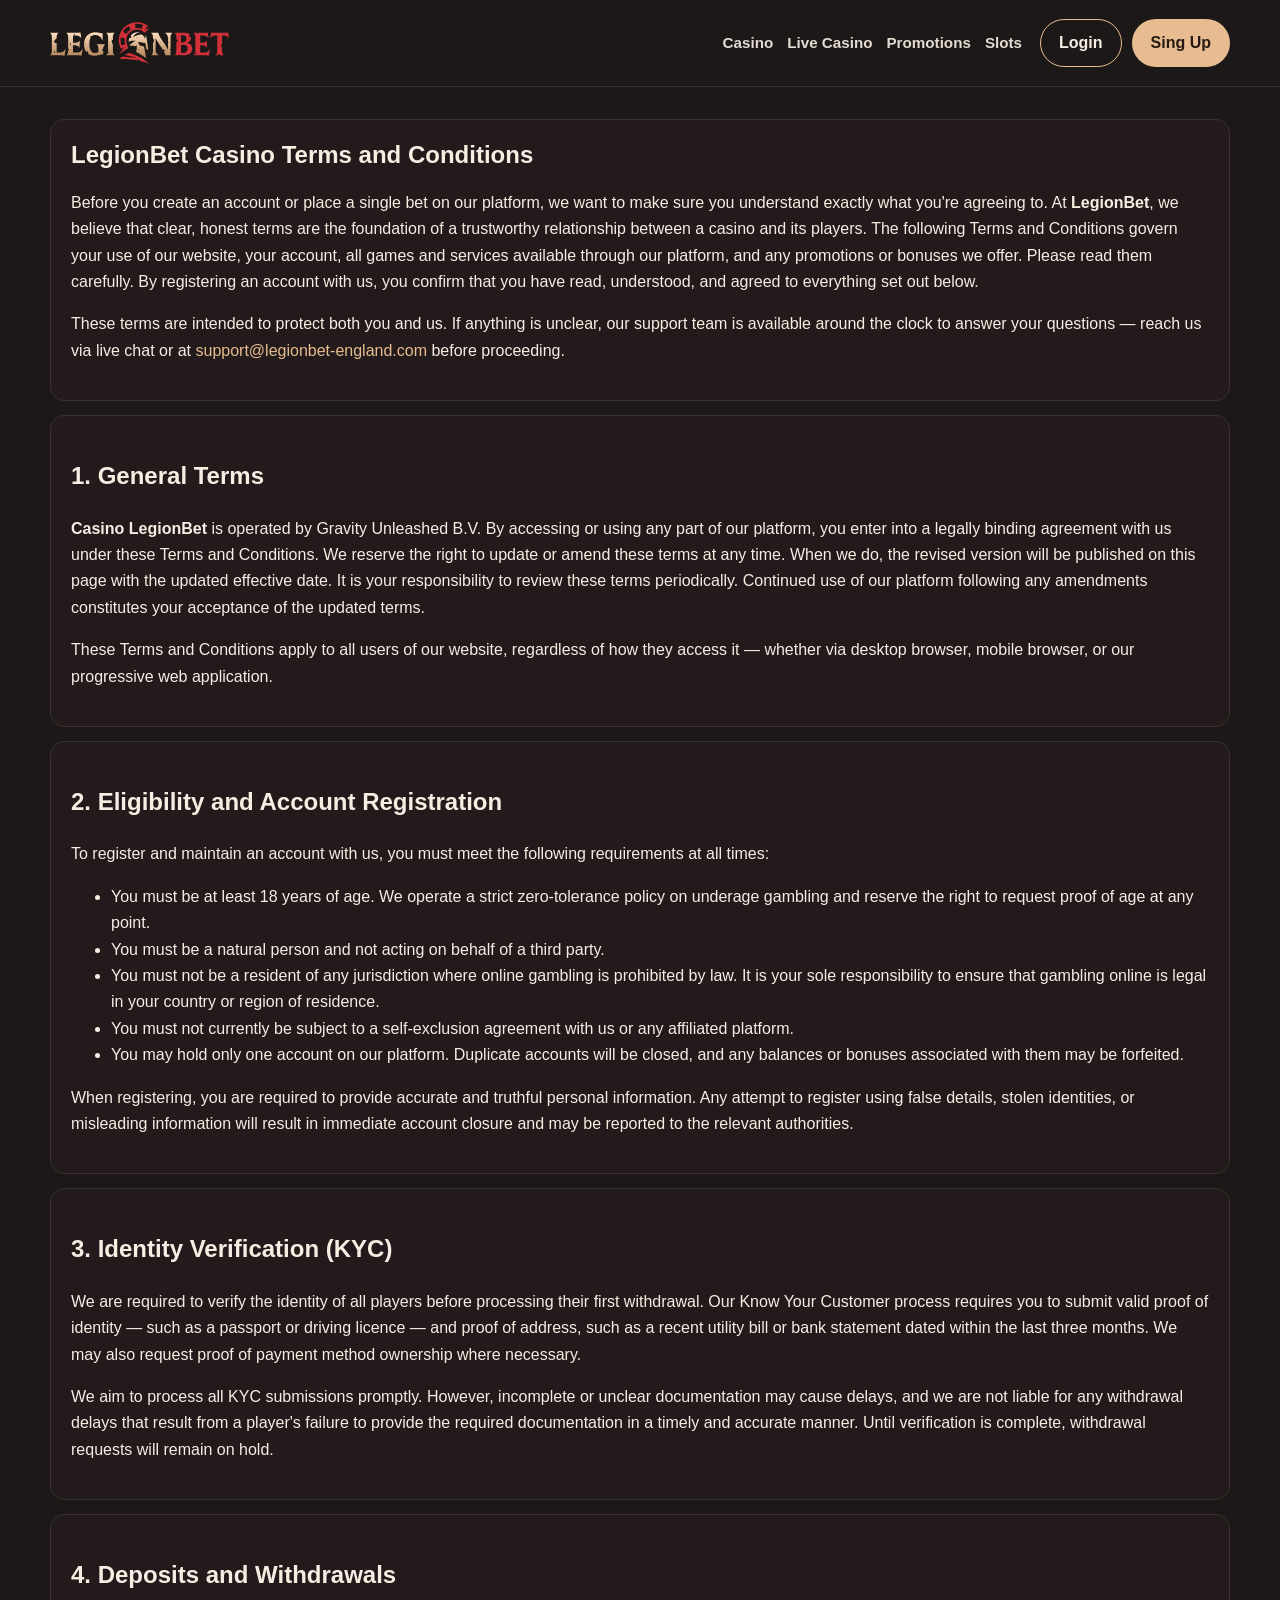
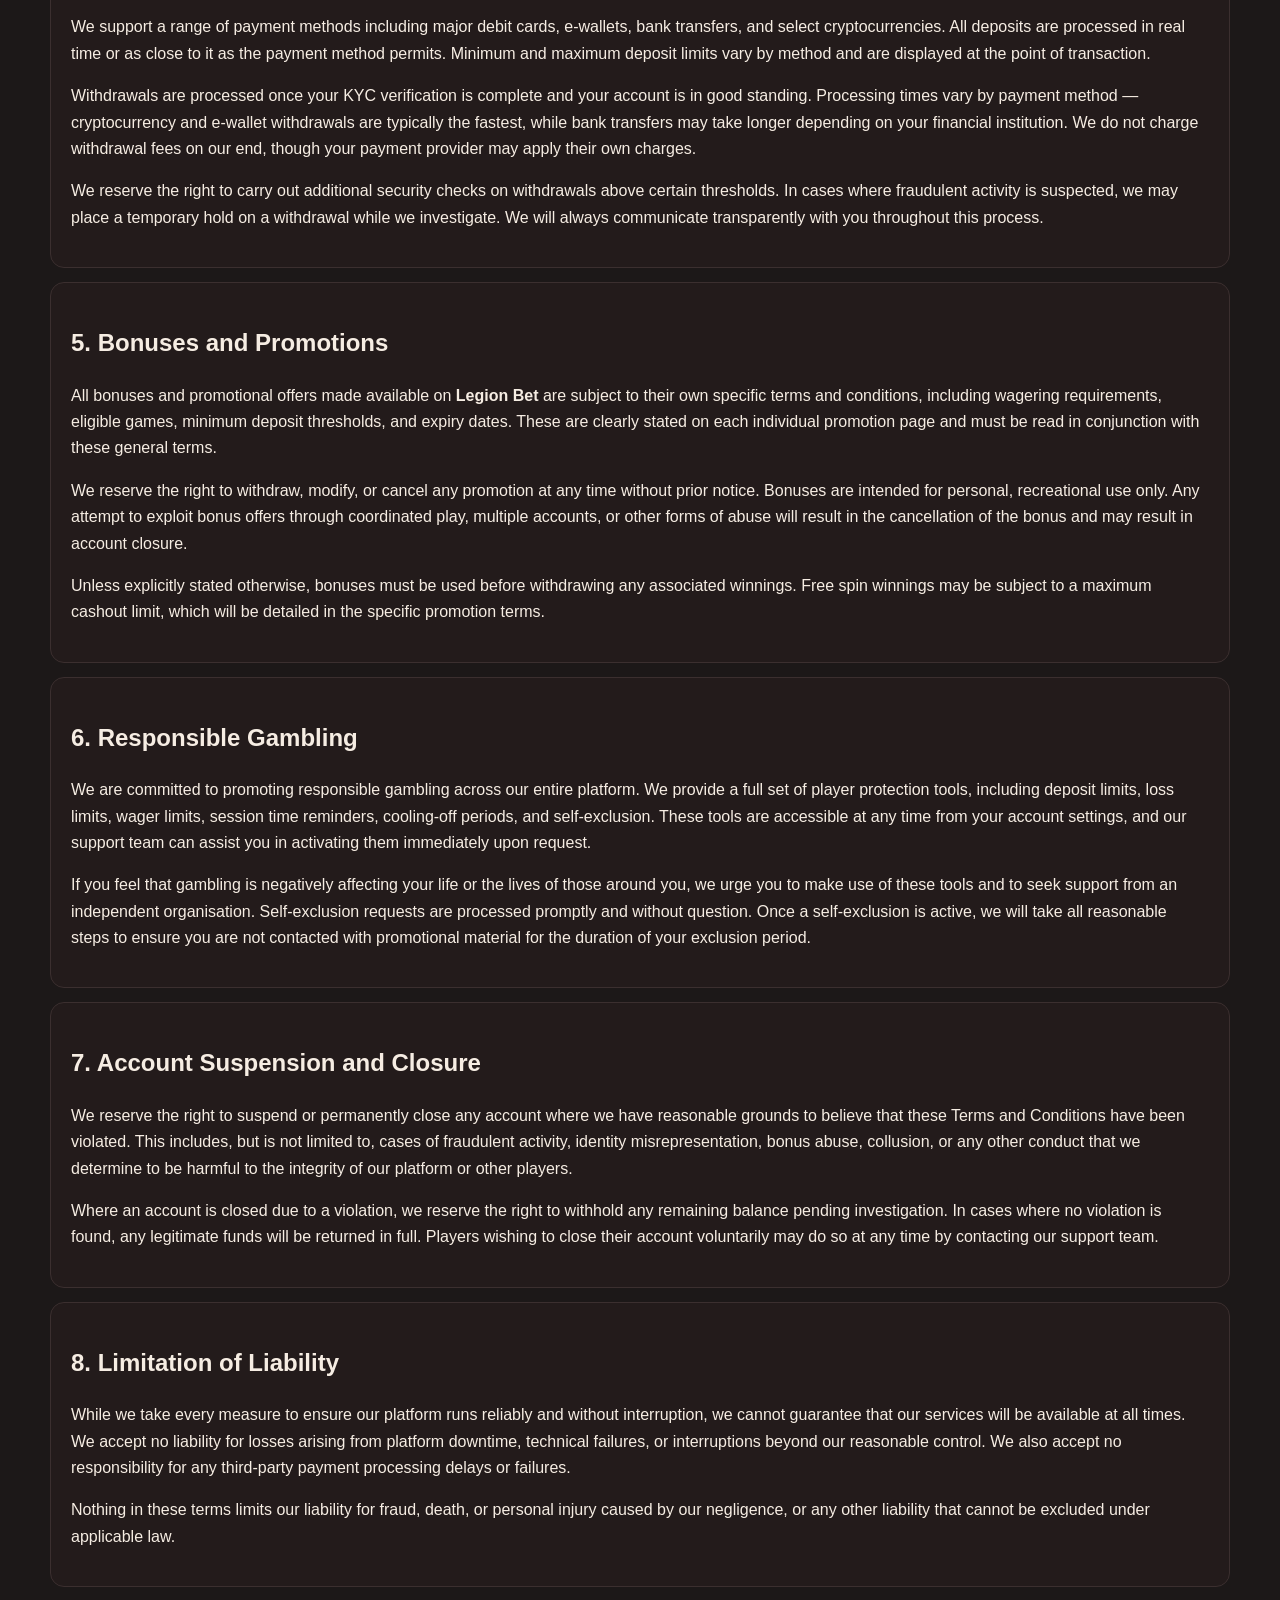
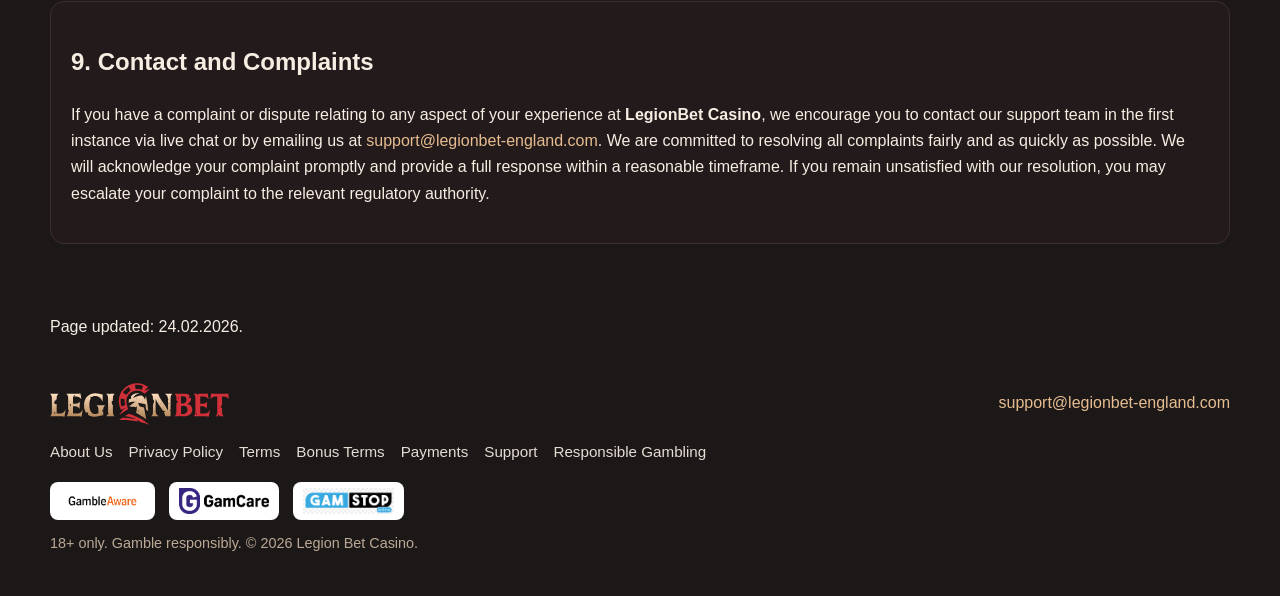
<file: terms/index.html>
<!doctype html>
<html lang="en-GB">
  <head>
    <meta charset="UTF-8" />
    <meta name="viewport" content="width=device-width, initial-scale=1.0" />
    <title>Terms and Conditions | LegionBet Casino – Know the Rules Before You Play</title>
    <meta name="description" content="Read the full Terms and Conditions for LegionBet Casino. Understand your rights, our responsibilities, and the rules that govern your account and gameplay on our platform." />
    <link rel="icon" type="image/jpeg" href="../favicon (7).jpg" />
    <link rel="stylesheet" href="../styles.css" />
  </head>
  <body>
    <header class="site-header">
      <div class="header-inner">
        <a class="brand" href="../index.html" aria-label="Legion Bet Home">
          <img src="../legionbet.svg" alt="Legion Bet Casino" />
        </a>
        <div class="nav-row">
          <nav class="top-nav" aria-label="Primary">
            <a href="../index.html#casino">Casino</a>
            <a href="../index.html#live-casino">Live Casino</a>
            <a href="../index.html#promotions">Promotions</a>
            <a href="../index.html#slots">Slots</a>
          </nav>
          <div class="auth-buttons">
            <a class="btn btn-login" href="#">Login</a>
            <a class="btn btn-sign" href="/go/">Sing Up</a>
          </div>
        </div>
      </div>
    </header>

    <div class="page-main">
      <div class="container">
<main class="terms-page">

  <section class="terms-intro">
    <h1>LegionBet Casino Terms and Conditions</h1>
    <p>
      Before you create an account or place a single bet on our platform, we want to make sure you understand exactly what you're agreeing to. At <strong>LegionBet</strong>, we believe that clear, honest terms are the foundation of a trustworthy relationship between a casino and its players. The following Terms and Conditions govern your use of our website, your account, all games and services available through our platform, and any promotions or bonuses we offer. Please read them carefully. By registering an account with us, you confirm that you have read, understood, and agreed to everything set out below.
    </p>
    <p>
      These terms are intended to protect both you and us. If anything is unclear, our support team is available around the clock to answer your questions — reach us via live chat or at <a href="mailto:support@legionbet-england.com">support@legionbet-england.com</a> before proceeding.
    </p>
  </section>

  <section class="terms-general">
    <h2>1. General Terms</h2>
    <p>
      <strong>Casino LegionBet</strong> is operated by Gravity Unleashed B.V. By accessing or using any part of our platform, you enter into a legally binding agreement with us under these Terms and Conditions. We reserve the right to update or amend these terms at any time. When we do, the revised version will be published on this page with the updated effective date. It is your responsibility to review these terms periodically. Continued use of our platform following any amendments constitutes your acceptance of the updated terms.
    </p>
    <p>
      These Terms and Conditions apply to all users of our website, regardless of how they access it — whether via desktop browser, mobile browser, or our progressive web application.
    </p>
  </section>

  <section class="terms-eligibility">
    <h2>2. Eligibility and Account Registration</h2>
    <p>
      To register and maintain an account with us, you must meet the following requirements at all times:
    </p>
    <ul>
      <li>You must be at least 18 years of age. We operate a strict zero-tolerance policy on underage gambling and reserve the right to request proof of age at any point.</li>
      <li>You must be a natural person and not acting on behalf of a third party.</li>
      <li>You must not be a resident of any jurisdiction where online gambling is prohibited by law. It is your sole responsibility to ensure that gambling online is legal in your country or region of residence.</li>
      <li>You must not currently be subject to a self-exclusion agreement with us or any affiliated platform.</li>
      <li>You may hold only one account on our platform. Duplicate accounts will be closed, and any balances or bonuses associated with them may be forfeited.</li>
    </ul>
    <p>
      When registering, you are required to provide accurate and truthful personal information. Any attempt to register using false details, stolen identities, or misleading information will result in immediate account closure and may be reported to the relevant authorities.
    </p>
  </section>

  <section class="terms-kyc">
    <h2>3. Identity Verification (KYC)</h2>
    <p>
      We are required to verify the identity of all players before processing their first withdrawal. Our Know Your Customer process requires you to submit valid proof of identity — such as a passport or driving licence — and proof of address, such as a recent utility bill or bank statement dated within the last three months. We may also request proof of payment method ownership where necessary.
    </p>
    <p>
      We aim to process all KYC submissions promptly. However, incomplete or unclear documentation may cause delays, and we are not liable for any withdrawal delays that result from a player's failure to provide the required documentation in a timely and accurate manner. Until verification is complete, withdrawal requests will remain on hold.
    </p>
  </section>

  <section class="terms-deposits-withdrawals">
    <h2>4. Deposits and Withdrawals</h2>
    <p>
      We support a range of payment methods including major debit cards, e-wallets, bank transfers, and select cryptocurrencies. All deposits are processed in real time or as close to it as the payment method permits. Minimum and maximum deposit limits vary by method and are displayed at the point of transaction.
    </p>
    <p>
      Withdrawals are processed once your KYC verification is complete and your account is in good standing. Processing times vary by payment method — cryptocurrency and e-wallet withdrawals are typically the fastest, while bank transfers may take longer depending on your financial institution. We do not charge withdrawal fees on our end, though your payment provider may apply their own charges.
    </p>
    <p>
      We reserve the right to carry out additional security checks on withdrawals above certain thresholds. In cases where fraudulent activity is suspected, we may place a temporary hold on a withdrawal while we investigate. We will always communicate transparently with you throughout this process.
    </p>
  </section>

  <section class="terms-bonuses">
    <h2>5. Bonuses and Promotions</h2>
    <p>
      All bonuses and promotional offers made available on <strong>Legion Bet</strong> are subject to their own specific terms and conditions, including wagering requirements, eligible games, minimum deposit thresholds, and expiry dates. These are clearly stated on each individual promotion page and must be read in conjunction with these general terms.
    </p>
    <p>
      We reserve the right to withdraw, modify, or cancel any promotion at any time without prior notice. Bonuses are intended for personal, recreational use only. Any attempt to exploit bonus offers through coordinated play, multiple accounts, or other forms of abuse will result in the cancellation of the bonus and may result in account closure.
    </p>
    <p>
      Unless explicitly stated otherwise, bonuses must be used before withdrawing any associated winnings. Free spin winnings may be subject to a maximum cashout limit, which will be detailed in the specific promotion terms.
    </p>
  </section>

  <section class="terms-responsible-gambling">
    <h2>6. Responsible Gambling</h2>
    <p>
      We are committed to promoting responsible gambling across our entire platform. We provide a full set of player protection tools, including deposit limits, loss limits, wager limits, session time reminders, cooling-off periods, and self-exclusion. These tools are accessible at any time from your account settings, and our support team can assist you in activating them immediately upon request.
    </p>
    <p>
      If you feel that gambling is negatively affecting your life or the lives of those around you, we urge you to make use of these tools and to seek support from an independent organisation. Self-exclusion requests are processed promptly and without question. Once a self-exclusion is active, we will take all reasonable steps to ensure you are not contacted with promotional material for the duration of your exclusion period.
    </p>
  </section>

  <section class="terms-account-closure">
    <h2>7. Account Suspension and Closure</h2>
    <p>
      We reserve the right to suspend or permanently close any account where we have reasonable grounds to believe that these Terms and Conditions have been violated. This includes, but is not limited to, cases of fraudulent activity, identity misrepresentation, bonus abuse, collusion, or any other conduct that we determine to be harmful to the integrity of our platform or other players.
    </p>
    <p>
      Where an account is closed due to a violation, we reserve the right to withhold any remaining balance pending investigation. In cases where no violation is found, any legitimate funds will be returned in full. Players wishing to close their account voluntarily may do so at any time by contacting our support team.
    </p>
  </section>

  <section class="terms-liability">
    <h2>8. Limitation of Liability</h2>
    <p>
      While we take every measure to ensure our platform runs reliably and without interruption, we cannot guarantee that our services will be available at all times. We accept no liability for losses arising from platform downtime, technical failures, or interruptions beyond our reasonable control. We also accept no responsibility for any third-party payment processing delays or failures.
    </p>
    <p>
      Nothing in these terms limits our liability for fraud, death, or personal injury caused by our negligence, or any other liability that cannot be excluded under applicable law.
    </p>
  </section>

  <section class="terms-contact">
    <h2>9. Contact and Complaints</h2>
    <p>
      If you have a complaint or dispute relating to any aspect of your experience at <strong>LegionBet Casino</strong>, we encourage you to contact our support team in the first instance via live chat or by emailing us at <a href="mailto:support@legionbet-england.com">support@legionbet-england.com</a>. We are committed to resolving all complaints fairly and as quickly as possible. We will acknowledge your complaint promptly and provide a full response within a reasonable timeframe. If you remain unsatisfied with our resolution, you may escalate your complaint to the relevant regulatory authority.
    </p>
  </section>

</main>
      </div>
    </div>

        <div class="page-updated-wrap">
      <div class="container">
        <p class="page-updated">Page updated: 24.02.2026.</p>
      </div>
    </div>

<footer class="site-footer">
      <div class="footer-inner">
        <div class="footer-top">
          <a class="brand" href="../index.html" aria-label="Legion Bet Home">
            <img src="../legionbet.svg" alt="Legion Bet Casino" />
          </a>
          <a href="mailto:support@legionbet-england.com">support@legionbet-england.com</a>
        </div>

        <nav class="footer-links" aria-label="Footer">
          <a href="../about-us/">About Us</a>
          <a href="../privacy-policy/">Privacy Policy</a>
          <a href="../terms/">Terms</a>
          <a href="../bonus-terms/">Bonus Terms</a>
          <a href="../payments/">Payments</a>
          <a href="../support/">Support</a>
          <a href="../responsible-gambling/">Responsible Gambling</a>
        </nav>

        <div class="badge-grid" aria-label="Trust badges">
          <img src="../trust bages/gambleaware.png" alt="BeGambleAware" />
          <img src="../trust bages/gamcare.png" alt="GamCare" />
          <img src="../trust bages/gam stop.png" alt="GamStop" />
        </div>

        <p class="footer-note">18+ only. Gamble responsibly. © <span id="year"></span> Legion Bet Casino.</p>
      </div>
    </footer>

    <script src="../script.js"></script>
  </body>
</html>
</file>
<file: styles.css>
:root {
  --bg-frame: #1c1818;
  --bg-main: #120f0f;
  --card: #231b1b;
  --text: #f6ede3;
  --muted: #c9b8a5;
  --accent: #e7bc90;
  --accent-dark: #c4976b;
  --border: #3b2f2f;
  --max: 1180px;
}

* {
  box-sizing: border-box;
}

html,
body {
  margin: 0;
  padding: 0;
}

body {
  font-family: "Trebuchet MS", "Segoe UI", sans-serif;
  color: var(--text);
  background: var(--bg-frame);
  line-height: 1.65;
}

a {
  color: var(--accent);
  text-decoration: none;
}

a:hover {
  color: #ffd3a8;
}

.site-header,
.site-footer {
  background: var(--bg-frame);
}

.header-inner,
.footer-inner {
  width: min(var(--max), calc(100% - 32px));
  margin: 0 auto;
}

.site-header {
  position: sticky;
  top: 0;
  z-index: 20;
  border-bottom: 1px solid var(--border);
}

.header-inner {
  min-height: 86px;
  display: flex;
  align-items: center;
  justify-content: space-between;
  gap: 14px;
}

.brand {
  display: inline-flex;
  align-items: center;
}

.brand img {
  display: block;
  height: 42px;
  width: auto;
}

.nav-row {
  display: flex;
  align-items: center;
  gap: 18px;
  flex-wrap: wrap;
  justify-content: flex-end;
}

.top-nav {
  display: flex;
  gap: 14px;
  flex-wrap: wrap;
}

.top-nav a {
  color: var(--text);
  font-weight: 600;
  font-size: 0.95rem;
  opacity: 0.92;
}

.top-nav a:hover {
  opacity: 1;
  color: var(--accent);
}

.auth-buttons {
  display: flex;
  gap: 10px;
}

.btn {
  display: inline-flex;
  align-items: center;
  justify-content: center;
  border-radius: 999px;
  padding: 10px 18px;
  border: 1px solid transparent;
  font-weight: 700;
  cursor: pointer;
  transition: transform 0.2s ease, box-shadow 0.2s ease, background-color 0.2s ease;
}

.btn:hover {
  transform: translateY(-1px);
}

.btn-login {
  background: #1c1818;
  color: var(--text);
  border-color: var(--accent);
}

.btn-sign {
  background: #e7bc90;
  color: #261a12;
}

main {
  background: var(--bg-main);
}

.container {
  width: min(var(--max), calc(100% - 32px));
  margin: 0 auto;
}

.hero {
  padding: 52px 0 30px;
}

.hero h1 {
  margin: 0 0 16px;
  font-size: clamp(2rem, 4.3vw, 3.5rem);
  line-height: 1.15;
}

.hero-banner {
  margin: 0;
  border-radius: 18px;
  overflow: hidden;
  border: 1px solid var(--border);
  box-shadow: 0 18px 40px rgba(0, 0, 0, 0.36);
}

.hero-banner img {
  display: block;
  width: 100%;
  height: auto;
}

.hero-cta {
  margin-top: 24px;
}

.pulse-btn {
  background: linear-gradient(120deg, #e7bc90 0%, #ffd8ad 100%);
  color: #2e1f14;
  font-size: 1.05rem;
  padding: 14px 26px;
  border: none;
  box-shadow: 0 0 0 rgba(231, 188, 144, 0.65);
  animation: pulseGlow 1.6s infinite;
}

@keyframes pulseGlow {
  0% {
    transform: scale(1);
    box-shadow: 0 0 0 0 rgba(231, 188, 144, 0.64), 0 0 18px rgba(231, 188, 144, 0.28);
  }
  70% {
    transform: scale(1.04);
    box-shadow: 0 0 0 18px rgba(231, 188, 144, 0), 0 0 32px rgba(231, 188, 144, 0.5);
  }
  100% {
    transform: scale(1);
    box-shadow: 0 0 0 0 rgba(231, 188, 144, 0), 0 0 20px rgba(231, 188, 144, 0.28);
  }
}

.section {
  padding: 30px 0;
}

.section h2 {
  margin: 0 0 12px;
  font-size: clamp(1.5rem, 2.8vw, 2.2rem);
}

.section h3 {
  margin: 14px 0 8px;
}

.section p,
.section li,
.section td,
.section th {
  color: var(--muted);
}

.content-grid {
  display: grid;
  grid-template-columns: 1.1fr 0.9fr;
  gap: 22px;
  align-items: center;
  margin: 18px 0;
  background: var(--card);
  border: 1px solid var(--border);
  border-radius: 16px;
  padding: 18px;
}

.content-grid:nth-child(even) {
  grid-template-columns: 0.9fr 1.1fr;
}

.content-grid img {
  width: 100%;
  border-radius: 12px;
  display: block;
  border: 1px solid #4c3d3d;
}

.info-table,
table {
  width: 100%;
  border-collapse: collapse;
  margin: 14px 0;
  background: #1b1515;
  border: 1px solid var(--border);
}

th,
td {
  border: 1px solid var(--border);
  padding: 10px 12px;
  text-align: left;
}

.games-grid {
  display: grid;
  grid-template-columns: repeat(auto-fill, minmax(170px, 1fr));
  gap: 14px;
}

.game-card {
  display: block;
  background: #1d1616;
  border: 1px solid var(--border);
  border-radius: 12px;
  overflow: hidden;
  transition: transform 0.18s ease, border-color 0.18s ease;
}

.game-card:hover {
  transform: translateY(-3px);
  border-color: var(--accent);
}

.game-card img {
  width: 100%;
  aspect-ratio: 4 / 3;
  object-fit: cover;
  display: block;
}

.game-card span {
  display: block;
  padding: 10px;
  font-weight: 700;
  color: #f6e2ca;
  font-size: 0.92rem;
}

.payment-grid,
.badge-grid {
  display: flex;
  flex-wrap: wrap;
  gap: 14px;
  align-items: center;
}

.payment-grid img,
.badge-grid img {
  height: 38px;
  width: auto;
  border-radius: 8px;
  background: #fff;
  padding: 6px 10px;
}

.faq-item {
  background: var(--card);
  border: 1px solid var(--border);
  border-radius: 12px;
  padding: 14px;
  margin-bottom: 10px;
}

.faq-item h3 {
  color: #f6e2ca;
  margin: 0 0 8px;
}

.footer-inner {
  padding: 26px 0;
}

.footer-top {
  display: flex;
  align-items: center;
  justify-content: space-between;
  gap: 16px;
  flex-wrap: wrap;
}

.footer-links {
  display: flex;
  flex-wrap: wrap;
  gap: 12px 16px;
  margin: 14px 0 18px;
}

.footer-links a {
  font-size: 0.95rem;
  color: var(--text);
  opacity: 0.92;
}

.footer-links a:hover {
  opacity: 1;
  color: var(--accent);
}

.footer-note {
  margin-top: 12px;
  color: #bca995;
  font-size: 0.9rem;
}

.page-main {
  padding: 32px 0 40px;
}

.page-main main {
  background: transparent;
}

.page-main section {
  background: var(--card);
  border: 1px solid var(--border);
  border-radius: 14px;
  padding: 20px;
  margin-bottom: 14px;
}

.page-main h1 {
  margin-top: 0;
  line-height: 1.25;
}

@media (max-width: 920px) {
  .content-grid,
  .content-grid:nth-child(even) {
    grid-template-columns: 1fr;
  }

  .header-inner {
    padding: 10px 0;
    align-items: flex-start;
    flex-direction: column;
  }

  .nav-row {
    width: 100%;
    justify-content: space-between;
  }
}

@media (max-width: 560px) {
  .auth-buttons {
    width: 100%;
  }

  .auth-buttons .btn {
    flex: 1;
  }

  .top-nav {
    font-size: 0.9rem;
    gap: 10px;
  }
}

.content-wrap > p {
  margin-top: 0;
}

.content-wrap > section {
  padding-top: 22px;
}
</file>
